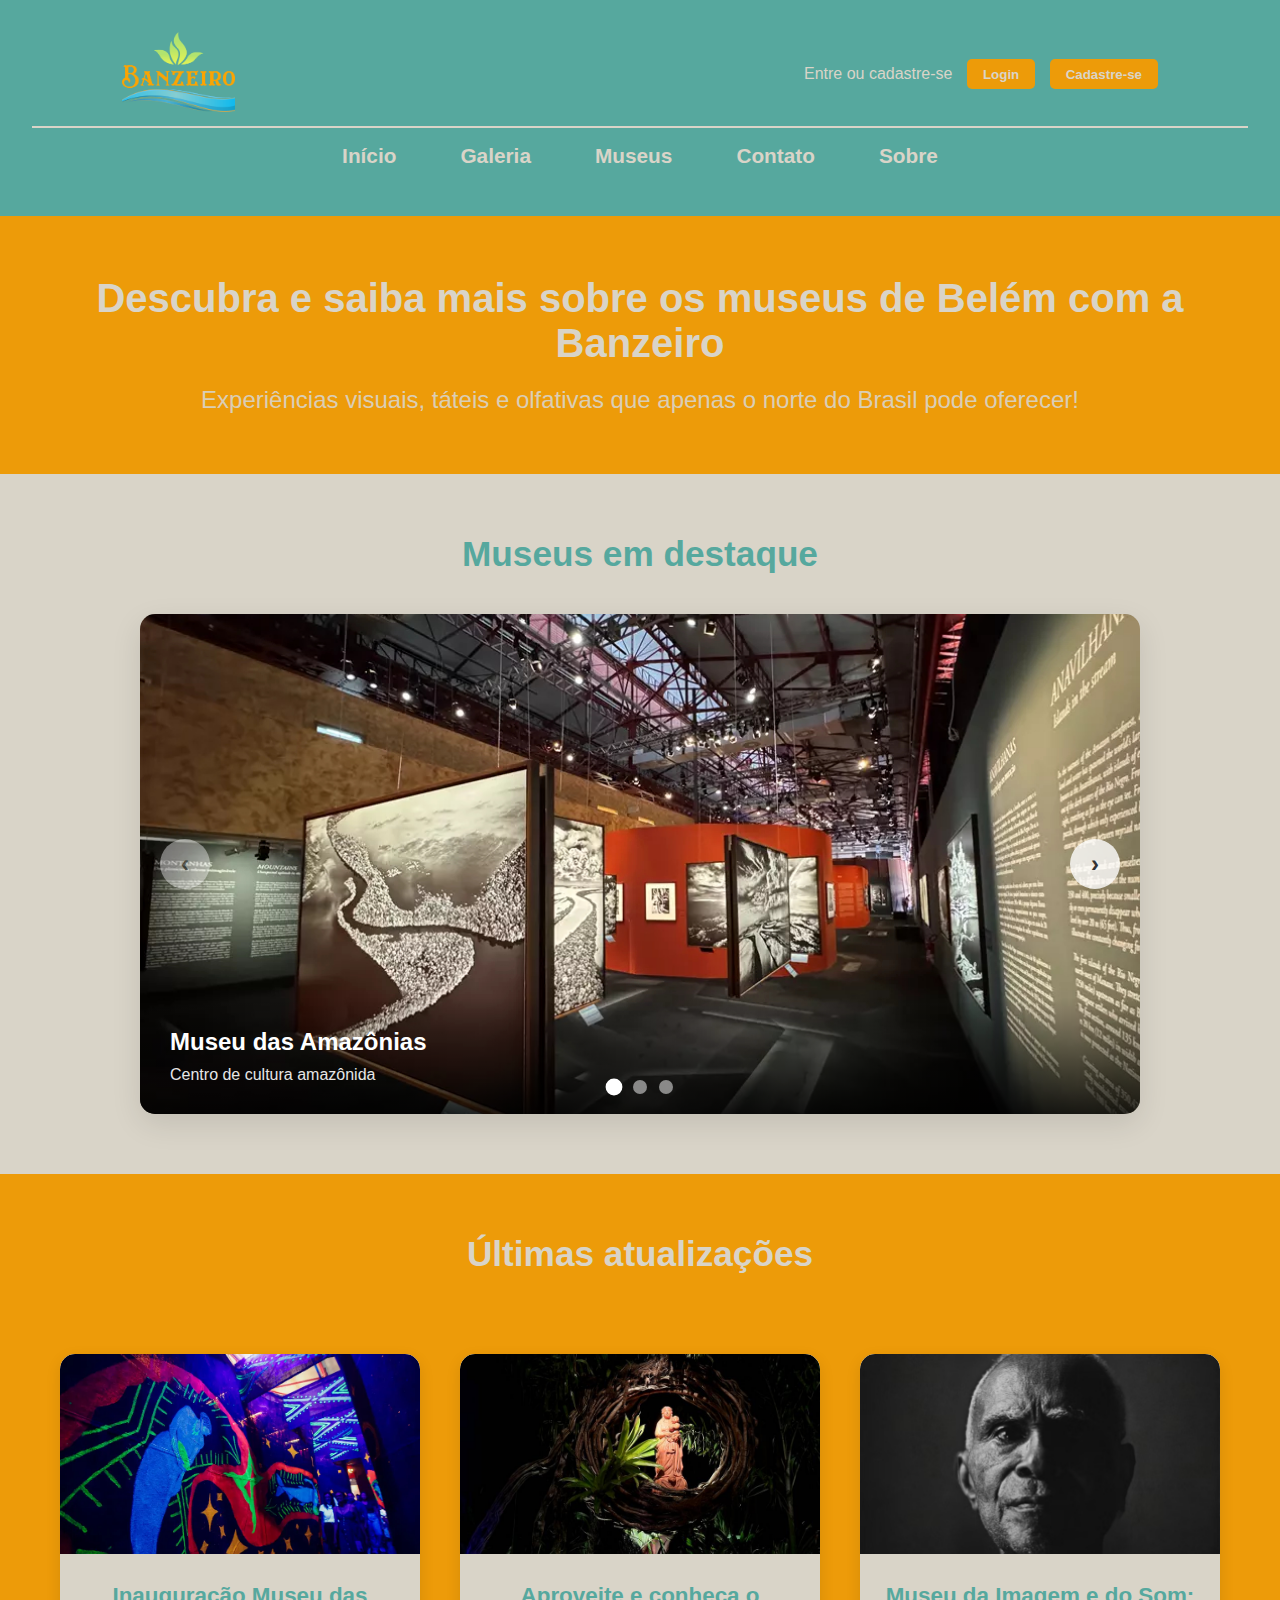
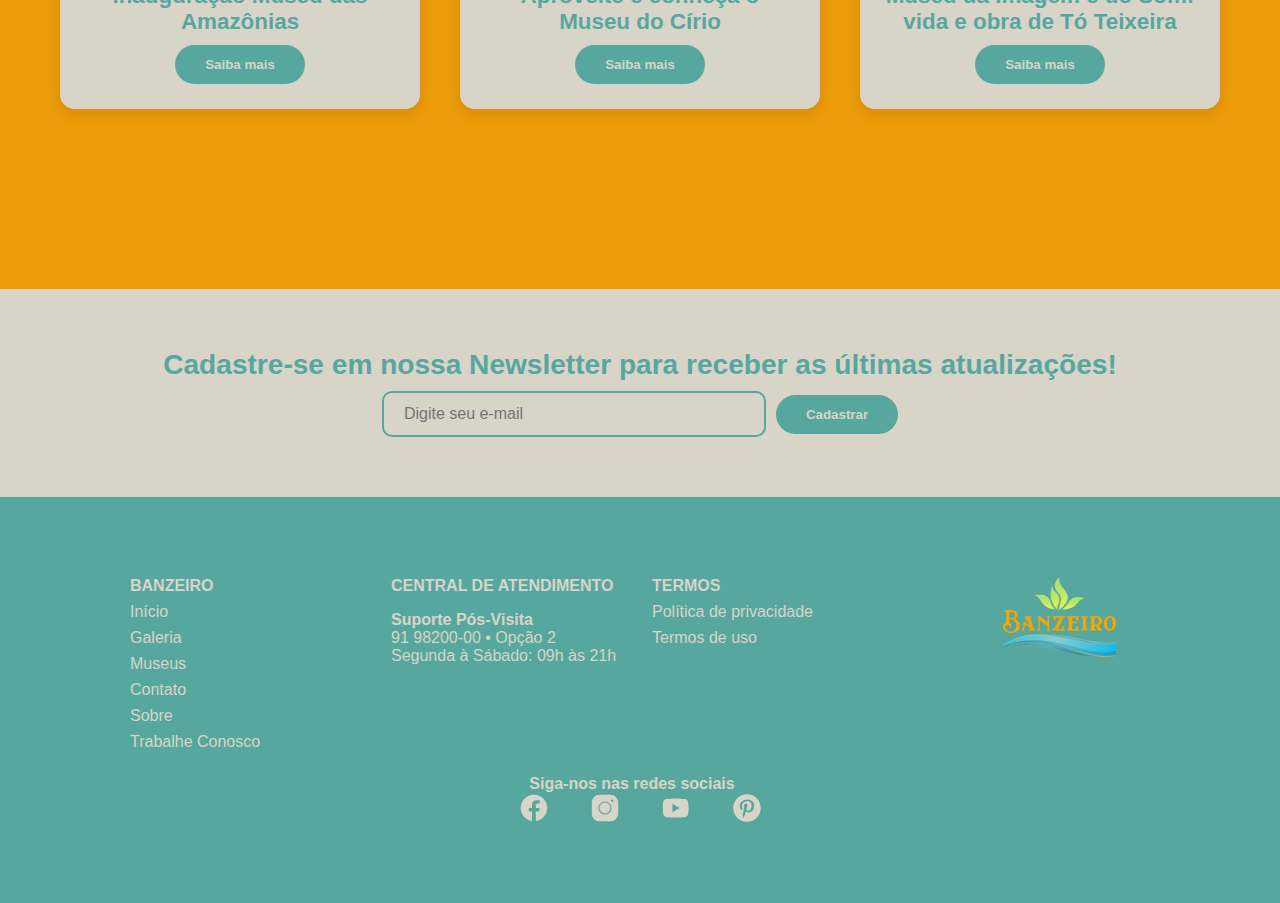
<file: index.html>
<!DOCTYPE html>
<html lang="pt-br">
<head>
    <meta charset="UTF-8">
    <meta name="viewport" content="width=device-width, initial-scale=1.0">
    <link rel="stylesheet" href="./css/styles-2.0.css">
    <title>Banzeiro Museus</title>
</head>
<body>
    <!-- CABEÇALHO DA PÁGINA -->
    <header>
        <!-- Header será carregado aqui pelo JavaScript -->
    </header>
    <!-- FIM DO CABEÇALHO DA PÁGINA -->
    
    <main>
        <div id="container-apresentacao">
            <h1>Descubra e saiba mais sobre os museus de Belém com a Banzeiro</h1>
            <h3>Experiências visuais, táteis e olfativas que apenas o norte do Brasil pode oferecer!</h3>
        </div>

        <!--CARROSSEL-->
            <section class="container-carrossel">
                <h2>Museus em destaque</h2>
                <div class="carrossel-container">
                    <input type="radio" name="carrossel" id="slide1" checked>
                    <input type="radio" name="carrossel" id="slide2">
                    <input type="radio" name="carrossel" id="slide3">

                    <div class="slides">
                        <div class="slide">
                            <img src="./img/museus/museu-das-amazonias-2.jpg" alt="Museu das Amazônias">
                            <div class="texto-slide">
                                <h3>Museu das Amazônias</h3>
                                <p>Centro de cultura amazônida</p>
                            </div>
                        </div>
                        <div class="slide">
                            <img src="./img/museus/museu-do-cirio-1.jpg" alt="Museu do Círio">
                            <div class="texto-slide">
                                <h3>Museu do Círo</h3>
                                <p>Acervo histórico da maior festa da fé paraense.</p>
                            </div>
                        </div>
                        <div class="slide">
                            <img src="./img/museus/imagem-e-som-3.jpg" alt="Museu da Imagem e do Som">
                            <div class="texto-slide">
                                <h3>Museu da Imagem e do Som</h3>
                                <p>Exposição sobre Tó Teixeira</p>
                            </div>
                        </div>
                    </div>

                    <div class="navegacao">
                        <label for="slide1" class="botao"></label>
                        <label for="slide2" class="botao"></label>
                        <label for="slide3" class="botao"></label>
                    </div>

                    <div class="setas">
                        <label for="slide1" class="seta prev"></label>
                        <label for="slide2" class="seta next"></label>
                    </div>
                </div>
            </section>
        <!--FIM DO CARROSSEL-->

        <!--DESTAQUES-->
            <section class="container-destaques">
                <h2>Últimas atualizações</h2>
                <div class="destaques">
                    <div class="container-card">
                        <div class="card">
                            <img src="./img/museus/museu-das-amazonias-3.jpg" alt="Museu das Amazônias">
                            <div class="card-corpo">
                                <h5 class="card-titulo""></h5>
                                <p>Inauguração Museu das Amazônias</p>
                                <a href="/museu_amazonias.html"><button>Saiba mais</button></a>
                            </div>
                        </div>
                    </div>
                    <div class="container-card">
                        <div class="card">
                            <img src="./img/museus/museu-do-cirio-3.jpg" alt="Museu do Círio">
                            <div class="card-corpo">
                                <h5 class="card-titulo""></h5>
                                <p>Aproveite e conheça o Museu do Círio</p>
                                <a href="/museus.html"><button>Saiba mais</button></a>
                            </div>
                        </div>
                    </div>
                    <div class="container-card">
                        <div class="card">
                            <img src="./img/museus/imagem-e-som-1.jpg" alt="Foto de Tó Teixeira">
                            <div class="card-corpo">
                                <h5 class="card-titulo""></h5>
                                <p>Museu da Imagem e do Som: vida e obra de Tó Teixeira</p>
                                <a href="/museus.html"><button>Saiba mais</button></a>
                            </div>
                        </div>
                    </div>
                </div>
            </section>
        <!--FIM DOS DESTAQUES-->

        <!--NEWSLETTER-->
            <section class="container-newsletter">
                <div class="texto-newsletter">
                    <h3>Cadastre-se em nossa Newsletter para receber as últimas atualizações!</h3>
                </div>
                <form class="email-newsletter">
                    <input type="email" id="usuario-email" placeholder="Digite seu e-mail" required>
                    <button type="submit" class="botao-newsletter">Cadastrar</button>
                </form>
            </section>
        <!--FIM NEWSLETTER-->
    </main>
    
    <!-- RODAPÉ DA PÁGINA -->
    <footer>
        <!-- Footer será carregado aqui pelo JavaScript -->
    </footer>
    <!-- FIM RODAPÉ DA PÁGINA -->

    <!-- Incluir o loader JavaScript -->
    <script src="./js/loader.js"></script>
</body>
</html>
</file>
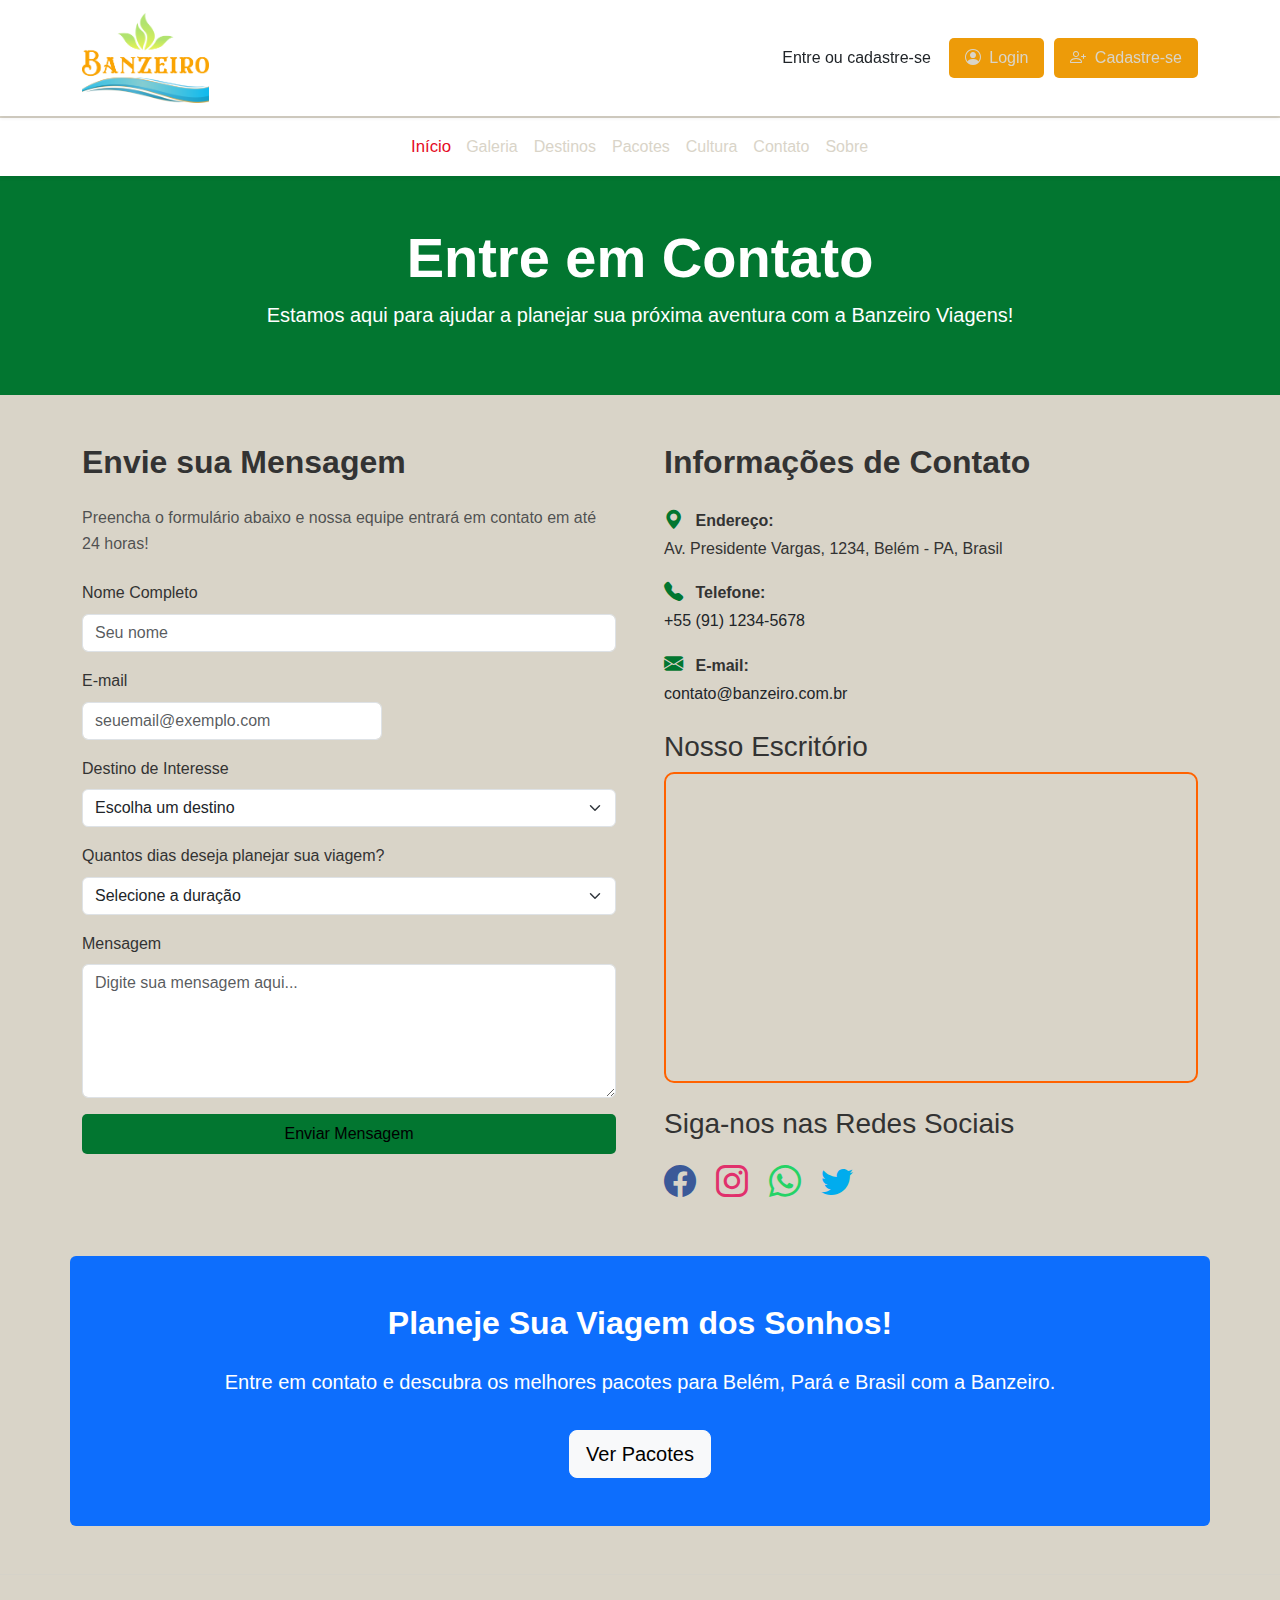
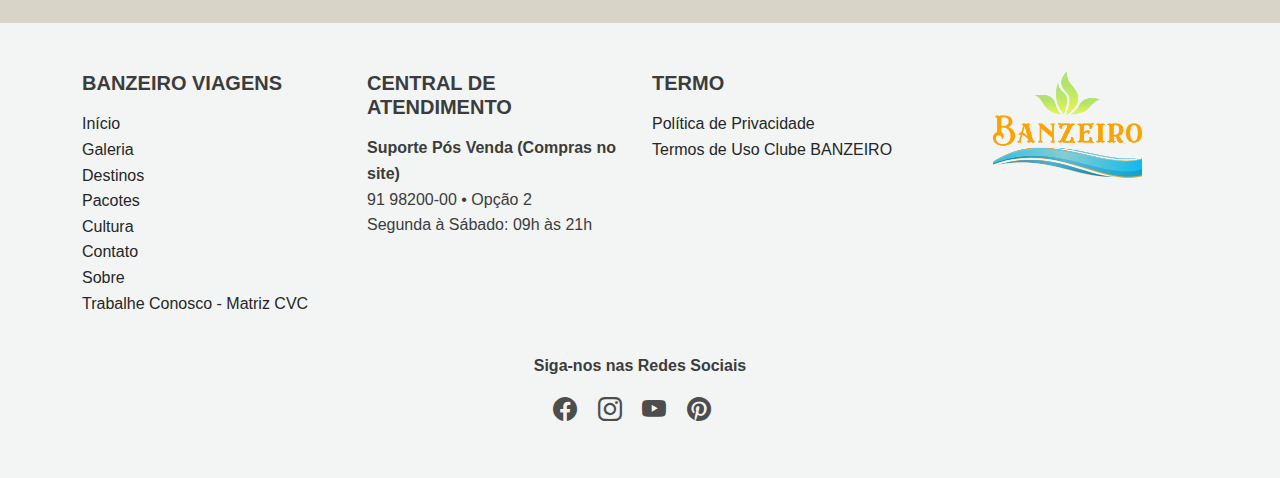
<file: contato-old.html>
<!DOCTYPE html>
<html lang="pt-BR">

<head>
    <meta charset="UTF-8">
    <meta name="viewport" content="width=device-width, initial-scale=1.0">
    <title>Contato</title>
    <link rel="icon" href="./img/logo/favicon.ico" type="image/x-icon">
    <link href="https://cdn.jsdelivr.net/npm/bootstrap@5.3.3/dist/css/bootstrap.min.css" rel="stylesheet"
        integrity="sha384-QWTKZyjpPEjISv5WaRU9OFeRpok6YctnYmDr5pNlyT2bRjXh0JMhjY6hW+ALEwIH" crossorigin="anonymous">
    <link rel="stylesheet" href="./css/styles.css">
    <link rel="stylesheet" href="https://cdn.jsdelivr.net/npm/bootstrap-icons@1.11.3/font/bootstrap-icons.min.css">
</head>

<body>
    <!-- Navbar Superior -->
    <nav class="navbar navbar-expand-lg navbar-light bg-white shadow-sm fixed-top">
        <div class="container">
            <a class="navbar-brand d-flex align-items-center" href="index.html">
                <img src="./img/logo/logo_banzeiro.png" alt="Logo Banzeiro" class="logo">
            </a>
            <button class="navbar-toggler" type="button" data-bs-toggle="collapse" data-bs-target="#navbarNav"
                aria-controls="navbarNav" aria-expanded="false" aria-label="Alternar navegação">
                <span class="navbar-toggler-icon"></span>
            </button>
            <div class="collapse navbar-collapse justify-content-end" id="navbarNav">
                <div class="d-flex align-items-center">
                    <span class="text-dark me-2">Entre ou cadastre-se</span>
                    <button type="button" class="btn btn-login" data-bs-toggle="modal" data-bs-target="#loginModal">
                        <i class="bi bi-person-circle me-1"></i> Login
                    </button>
                    <button type="button" class="btn btn-register" data-bs-toggle="modal"
                        data-bs-target="#registerModal">
                        <i class="bi bi-person-plus me-1"></i> Cadastre-se
                    </button>
                </div>
            </div>
        </div>
    </nav>

    <!-- Modal de Login -->
    <div class="modal fade" id="loginModal" tabindex="-1" aria-labelledby="loginModalLabel" aria-hidden="true">
        <div class="modal-dialog modal-dialog-centered">
            <div class="modal-content">
                <div class="modal-header">
                    <h5 class="modal-title" id="loginModalLabel">Acesse sua conta ou cadastre-se</h5>
                    <button type="button" class="btn-close" data-bs-dismiss="modal" aria-label="Fechar"></button>
                </div>
                <div class="modal-body p-4">
                    <div class="text-center mb-4">
                        <img src="./img/logo/logo_55_39.png" alt="Logo Modal" class="modal-logo mb-3">
                    </div>
                    <div class="d-grid gap-2">
                        <button type="button" class="btn btn-outline-dark">
                            <i class="bi bi-envelope-fill me-2"></i> Continuar com e-mail
                        </button>
                        <button type="button" class="btn btn-outline-primary">
                            <i class="bi bi-facebook me-2"></i> Continuar com Facebook
                        </button>
                        <button type="button" class="btn btn-outline-danger">
                            <i class="bi bi-google me-2"></i> Continuar com Google
                        </button>
                        <button type="button" class="btn btn-outline-dark">
                            <i class="bi bi-apple me-2"></i> Continuar com Apple
                        </button>
                    </div>
                    <div class="text-center mt-4">
                        <p class="small text-muted">
                            Ao fazer login ou criar uma conta, você concorda com nossos
                            <a href="#" class="text-primary">Termos e Condições</a>.
                            Leia nossa <a href="#" class="text-primary">Política de Privacidade</a>.
                        </p>
                    </div>
                </div>
            </div>
        </div>
    </div>

    <!-- Modal de Cadastro (Primeira Vez) -->
    <div class="modal fade" id="registerModal" tabindex="-1" aria-labelledby="registerModalLabel" aria-hidden="true">
        <div class="modal-dialog modal-dialog-centered">
            <div class="modal-content">
                <div class="modal-header">
                    <h5 class="modal-title" id="registerModalLabel">Quase lá!</h5>
                    <button type="button" class="btn-close" data-bs-dismiss="modal" aria-label="Fechar"></button>
                </div>
                <div class="modal-body p-4">
                    <div class="text-center mb-4">
                        <img src="./img/logo/logo_55_39.png" alt="Logo Modal" class="modal-logo mb-3">
                    </div>
                    <p class="text-center mb-4">Preencha seus dados e esteja a um passo para escolher sua próxima
                        viagem! Todos campos são obrigatórios.</p>
                    <form>
                        <div class="mb-3">
                            <input type="text" class="form-control" id="fullName" placeholder="Nome completo" required>
                        </div>
                        <div class="mb-3">
                            <input type="text" class="form-control" id="cpf" placeholder="CPF" required>
                        </div>
                        <div class="mb-3">
                            <input type="date" class="form-control" id="birthDate" placeholder="Data de Nascimento"
                                required>
                        </div>
                        <div class="mb-3">
                            <input type="tel" class="form-control" id="phone" placeholder="Telefone" required>
                        </div>
                        <p class="text-center mb-4">
                            Ao finalizar seu cadastro, você também estará participando, gratuitamente, do nosso programa
                            de pontos <strong>Clube Banzeiro</strong>.
                            <a href="#" class="text-primary" data-bs-dismiss="modal" data-bs-toggle="modal"
                                data-bs-target="#loginModal">Caso não queira participar clique aqui</a>.
                        </p>
                        <div class="text-center">
                            <button type="submit" class="btn btn-primary w-100">Atualizar Cadastro</button>
                        </div>
                    </form>
                </div>
            </div>
        </div>
    </div>

    <!-- Menu de Navegação -->
    <nav class="navbar navbar-expand-lg bg-white shadow-sm mt-5">
        <div class="container">
            <div class="collapse navbar-collapse" id="navbarNav">
                <ul class="navbar-nav mx-auto">
                    <li class="nav-item"><a class="nav-link active" href="index.html">Início</a></li>
                    <li class="nav-item"><a class="nav-link" href="galeria.html">Galeria</a></li>
                    <li class="nav-item"><a class="nav-link" href="destinos.html">Destinos</a></li>
                    <li class="nav-item"><a class="nav-link" href="pacotes.html">Pacotes</a></li>
                    <li class="nav-item"><a class="nav-link" href="cultura.html">Cultura</a></li>
                    <li class="nav-item"><a class="nav-link" href="contato.html">Contato</a></li>
                    <li class="nav-item"><a class="nav-link" href="sobre.html">Sobre</a></li>
                </ul>
            </div>
        </div>
    </nav>

    <!-- Header -->
    <header class="text-white text-center py-5" style="background-color: #027630;">
        <div class="container">
            <h1 class="display-4 fw-bold">Entre em Contato</h1>
            <p class="lead">Estamos aqui para ajudar a planejar sua próxima aventura com a Banzeiro Viagens!</p>
        </div>
    </header>

    <!-- Conteúdo da Página Contato -->
    <section class="container my-5">
        <div class="row g-5">
            <!-- Formulário de Contato (Lado Esquerdo) -->
            <div class="col-md-6">
                <h2 class="fw-bold mb-4">Envie sua Mensagem</h2>
                <p class="text-muted mb-4">Preencha o formulário abaixo e nossa equipe entrará em contato em até 24
                    horas!</p>
                <form id="contactForm" novalidate>
                    <div class="mb-3">
                        <label for="nome" class="form-label">Nome Completo</label>
                        <input type="text" class="form-control" id="nome" placeholder="Seu nome" required>
                        <div class="invalid-feedback">Por favor, insira seu nome completo.</div>
                    </div>
                    <div class="mb-3">
                        <label for="email" class="form-label">E-mail</label>
                        <input type="email" class="form-control" id="email" placeholder="seuemail@exemplo.com" required>
                        <div class="invalid-feedback">Por favor, insira um e-mail válido.</div>
                    </div>
                    <div class="mb-3">
                        <label for="destino" class="form-label">Destino de Interesse</label>
                        <select class="form-select" id="destino" required>
                            <option value="" disabled selected>Escolha um destino</option>
                            <option value="belem">Belém - Pará</option>
                            <option value="marajo">Ilha de Marajó - Pará</option>
                            <option value="rio">Rio de Janeiro</option>
                            <option value="amazonia">Amazônia</option>
                            <option value="outro">Outro</option>
                        </select>
                        <div class="invalid-feedback">Por favor, selecione um destino.</div>
                    </div>
                    <div class="mb-3">
                        <label for="dias" class="form-label">Quantos dias deseja planejar sua viagem?</label>
                        <select class="form-select" id="dias" name="dias" required>
                            <option value="" disabled selected>Selecione a duração</option>
                            <option value="3">3 dias</option>
                            <option value="5">5 dias</option>
                            <option value="10">10 dias</option>
                            <option value="15">15 dias</option>
                        </select>
                        <div class="invalid-feedback">Por favor, selecione a duração da viagem.</div>
                    </div>
                    <div class="mb-3">
                        <label for="mensagem" class="form-label">Mensagem</label>
                        <textarea class="form-control" id="mensagem" rows="5" placeholder="Digite sua mensagem aqui..."
                            required></textarea>
                        <div class="invalid-feedback">Por favor, insira sua mensagem.</div>
                    </div>
                    <button type="submit" class="btn btn-primary w-100">Enviar Mensagem</button>
                </form>
            </div>

            <!-- Informações de Contato (Lado Direito) -->
            <div class="col-md-6">
                <h2 class="fw-bold mb-4">Informações de Contato</h2>
                <ul class="list-unstyled contact-info">
                    <li class="mb-3">
                        <i class="bi bi-geo-alt-fill me-2 text-primary"></i>
                        <strong>Endereço:</strong><br>
                        Av. Presidente Vargas, 1234, Belém - PA, Brasil
                    </li>
                    <li class="mb-3">
                        <i class="bi bi-telephone-fill me-2 text-primary"></i>
                        <strong>Telefone:</strong><br>
                        <a href="tel:+559112345678" class="text-dark">+55 (91) 1234-5678</a>
                    </li>
                    <li class="mb-3">
                        <i class="bi bi-envelope-fill me-2 text-primary"></i>
                        <strong>E-mail:</strong><br>
                        <a href="mailto:contato@banzeiro.com.br" class="text-dark">contato@banzeiro.com.br</a>
                    </li>
                </ul>
                <h3 class="mt-4">Nosso Escritório</h3>
                <div class="map-container">
                    <iframe
                        src="https://www.google.com/maps/embed?pb=!1m18!1m12!1m3!1d3988.815489291319!2d-48.49142358522702!3d-1.455822998936097!2m3!1f0!2f0!3f0!3m2!1i1024!2i768!4f13.1!3m3!1m2!1s0x92a48e5e7f8b7a47%3A0x8e8e8e8e8e8e8e8e!2sAv.%20Pres.%20Vargas%2C%20Bel%C3%A9m%20-%20PA%2C%20Brasil!5e0!3m2!1spt-BR!2sbr!4v1698771234567!5m2!1spt-BR!2sbr"
                        width="100%" height="300" style="border:0;" allowfullscreen="" loading="lazy"
                        referrerpolicy="no-referrer-when-downgrade"></iframe>
                </div>
                <h3 class="mt-4">Siga-nos nas Redes Sociais</h3>
                <div class="social-links">
                    <a href="#" class="social-icon me-3" style="color: #3b5998;"><i class="bi bi-facebook"></i></a>
                    <a href="#" class="social-icon me-3" style="color: #e1306c;"><i class="bi bi-instagram"></i></a>
                    <a href="#" class="social-icon me-3" style="color: #25d366;"><i class="bi bi-whatsapp"></i></a>
                    <a href="#" class="social-icon" style="color: #00acee;"><i class="bi bi-twitter"></i></a>
                </div>
            </div>
        </div>
    </section>

    <!-- Call to Action -->
    <section class="container my-5 text-center bg-primary text-white p-5 rounded">
        <h2 class="fw-bold mb-4">Planeje Sua Viagem dos Sonhos!</h2>
        <p class="lead">Entre em contato e descubra os melhores pacotes para Belém, Pará e Brasil com a Banzeiro.</p>
        <a href="pacotes.html" class="btn btn-light btn-lg mt-3">Ver Pacotes</a>
    </section>

    <!-- Linha Divisória -->
    <hr class="divider my-5" style="border-top: 1px solid #ccc;">

    <!-- Footer -->
    <footer class="footer py-5" style="background-color: #f2f5f4; color: #3c3c3c;">
        <div class="container">
            <div class="row">
                <!-- 1ª Coluna: Banzeiro Viagens -->
                <div class="col-md-3 mb-4">
                    <h5 class="fw-bold">BANZEIRO VIAGENS</h5>
                    <ul class="list-unstyled">
                        <li><a href="index.html">Início</a></li>
                        <li><a href="galeria.html">Galeria</a></li>
                        <li><a href="destinos.html">Destinos</a></li>
                        <li><a href="pacotes.html">Pacotes</a></li>
                        <li><a href="cultura.html">Cultura</a></li>
                        <li><a href="contato.html">Contato</a></li>
                        <li><a href="sobre.html">Sobre</a></li>
                        <li><a href="#">Trabalhe Conosco - Matriz CVC</a></li>
                    </ul>
                </div>

                <!-- 2ª Coluna: Central de Atendimento -->
                <div class="col-md-3 mb-4">
                    <h5 class="fw-bold">CENTRAL DE ATENDIMENTO</h5>
                    <p><strong>Suporte Pós Venda (Compras no site)</strong><br>
                        91 98200-00 • Opção 2<br>
                        Segunda à Sábado: 09h às 21h
                    </p>
                </div>

                <!-- 3ª Coluna: Termos -->
                <div class="col-md-3 mb-4">
                    <h5 class="fw-bold">TERMO</h5>
                    <ul class="list-unstyled">
                        <li><a href="#">Política de Privacidade</a></li>
                        <li><a href="#">Termos de Uso Clube BANZEIRO</a></li>
                    </ul>
                </div>

                <!-- 4ª Coluna: Logo -->
                <div class="col-md-3 mb-4 text-center">
                    <img src="./img/logo/logo_banzeiro.png" alt="Logo Banzeiro" class="footer-logo">
                </div>
            </div>

            <!-- Redes Sociais -->
            <div class="text-center">
                <h6 class="fw-bold mb-3">Siga-nos nas Redes Sociais</h6>
                <div class="social-icons">
                    <a href="#" class="me-3"><i class="bi bi-facebook" style="font-size: 24px; color: #4d4d4d;"></i></a>
                    <a href="#" class="me-3"><i class="bi bi-instagram"
                            style="font-size: 24px; color: #4d4d4d;"></i></a>
                    <a href="#" class="me-3"><i class="bi bi-youtube" style="font-size: 24px; color: #4d4d4d;"></i></a>
                    <a href="#" class="me-3"><i class="bi bi-pinterest"
                            style="font-size: 24px; color: #4d4d4d;"></i></a>
                </div>
            </div>
        </div>
    </footer>

    <!-- Adicionar o JavaScript do Bootstrap -->
    <script src="https://cdn.jsdelivr.net/npm/bootstrap@5.3.3/dist/js/bootstrap.bundle.min.js"
        integrity="sha384-YvpcrYf0tY3lHB60NNkmXc5s9fDVZLESaAA55NDzOxhy9GkcIdslK1eN7N6jIeHz"
        crossorigin="anonymous"></script>
    <script>
        // Validação do formulário
        (function () {
            'use strict';
            const form = document.getElementById('contactForm');
            form.addEventListener('submit', function (event) {
                if (!form.checkValidity()) {
                    event.preventDefault();
                    event.stopPropagation();
                } else {
                    event.preventDefault();
                    alert('Mensagem enviada com sucesso! Nossa equipe entrará em contato em breve.');
                    form.reset();
                }
                form.classList.add('was-validated');
            }, false);
        })();
    </script>

</body>

</html>
</file>
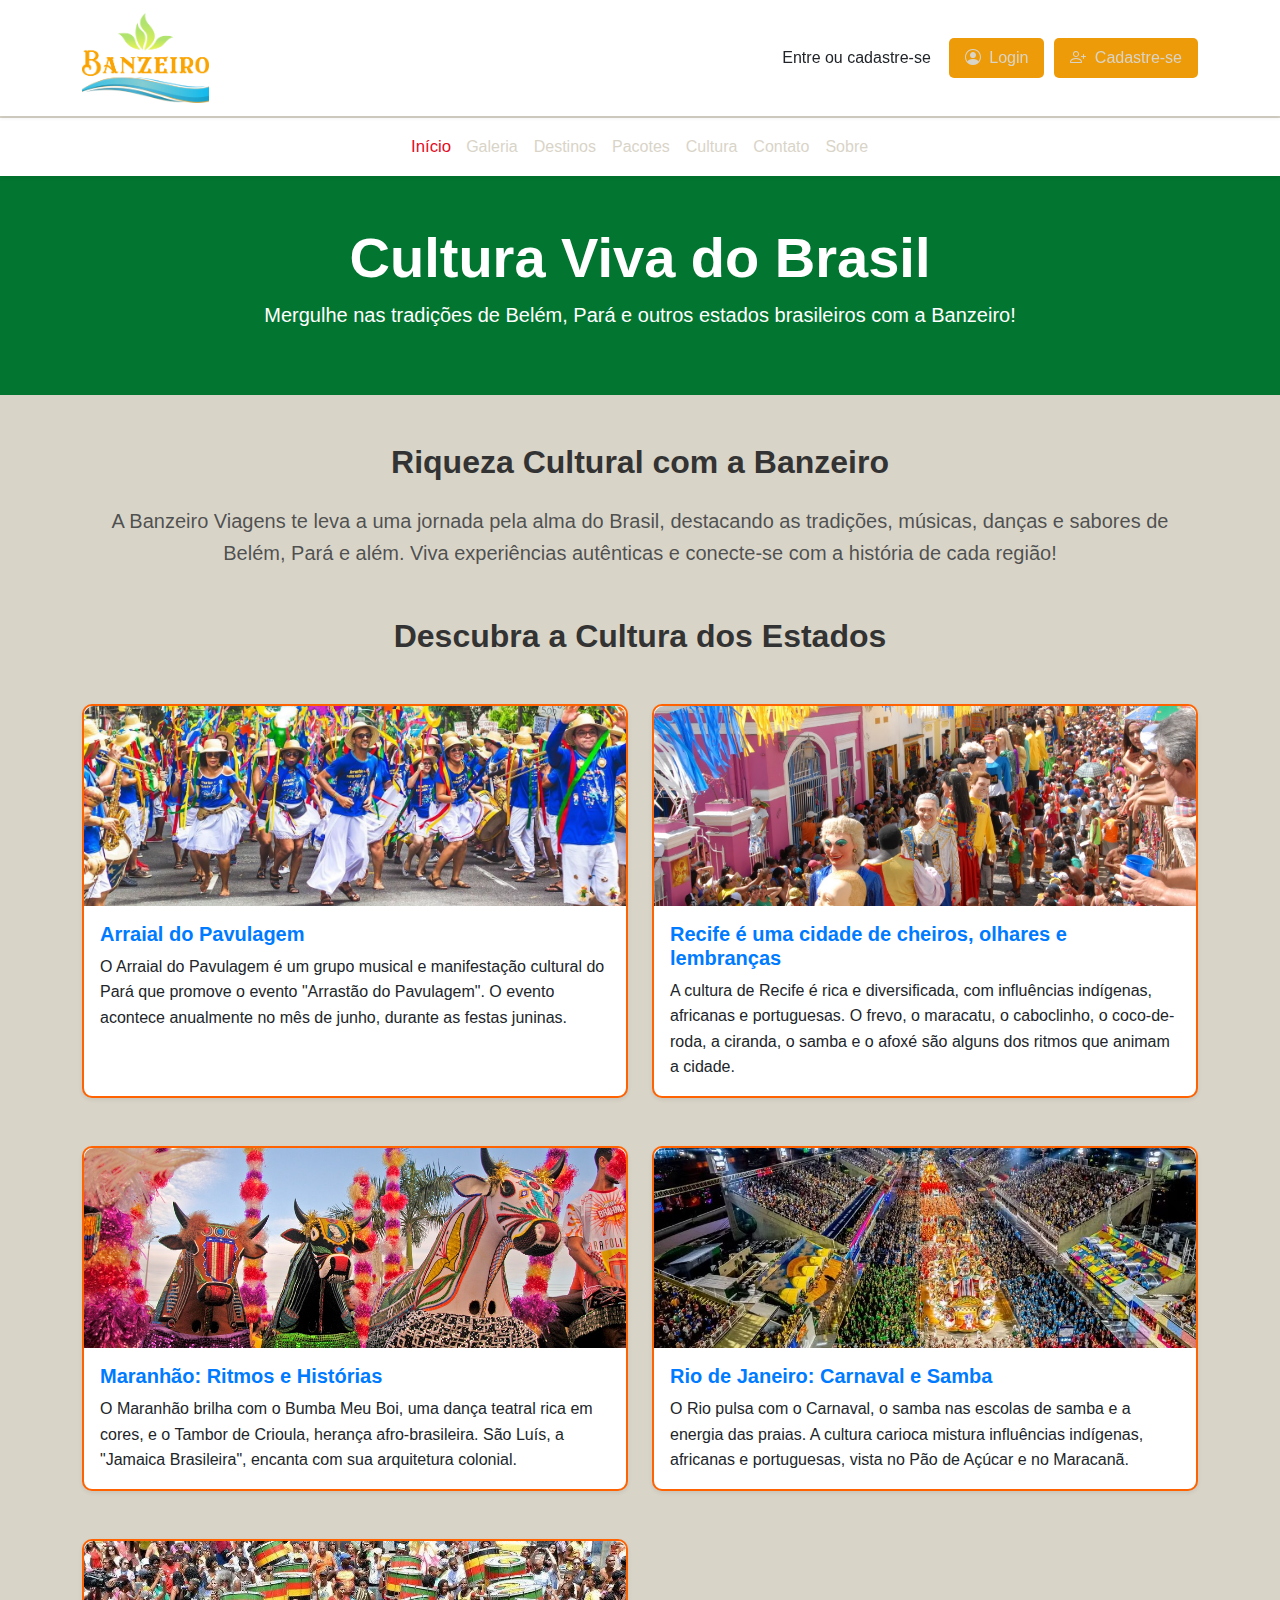
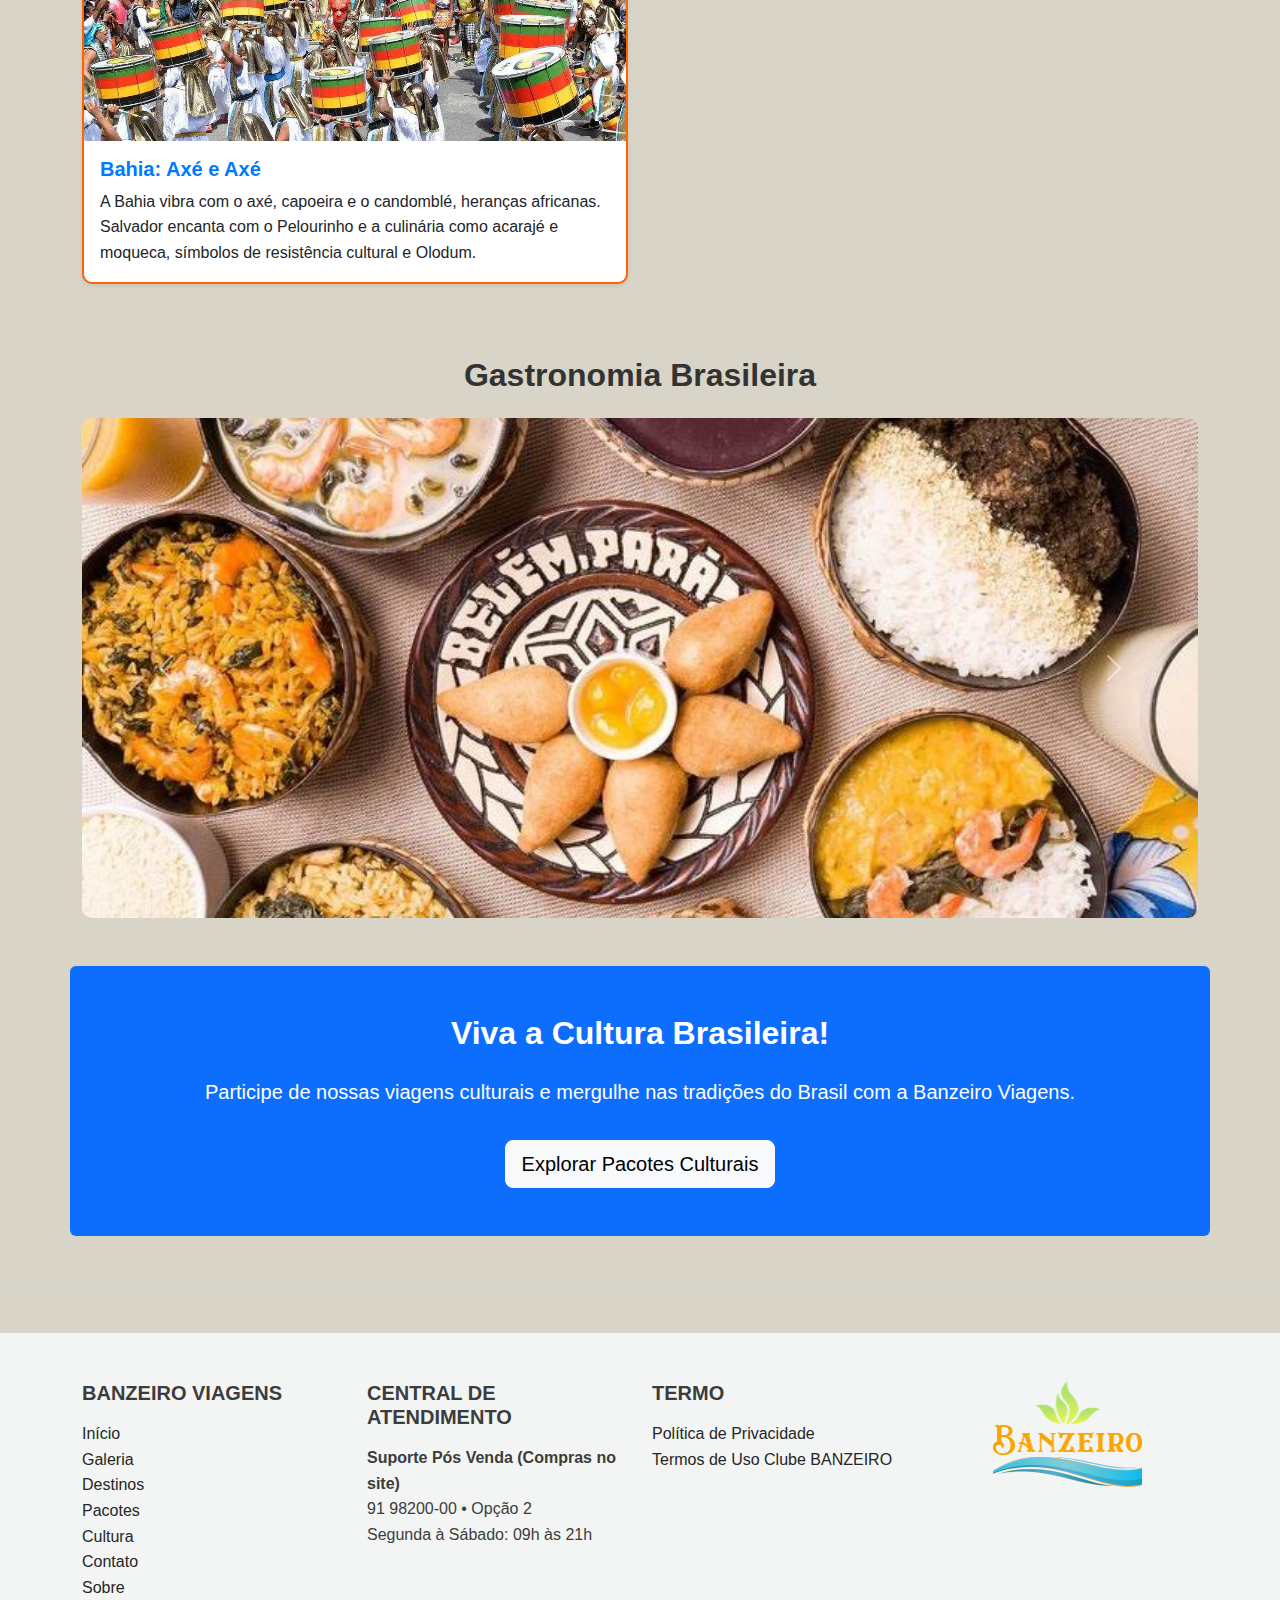
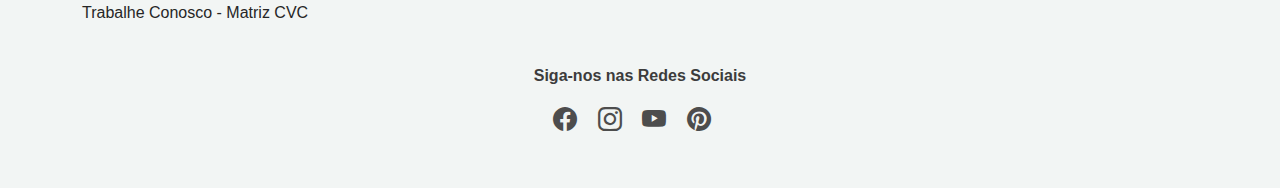
<file: cultura-old.html>
<!DOCTYPE html>
<html lang="pt-BR">

<head>
    <meta charset="UTF-8">
    <meta name="viewport" content="width=device-width, initial-scale=1.0">
    <title>Cultura</title>
    <link rel="icon" href="./img/logo/favicon.ico" type="image/x-icon">
    <link href="https://cdn.jsdelivr.net/npm/bootstrap@5.3.3/dist/css/bootstrap.min.css" rel="stylesheet"
        integrity="sha384-QWTKZyjpPEjISv5WaRU9OFeRpok6YctnYmDr5pNlyT2bRjXh0JMhjY6hW+ALEwIH" crossorigin="anonymous">
    <link rel="stylesheet" href="./css/styles.css">
    <link rel="stylesheet" href="https://cdn.jsdelivr.net/npm/bootstrap-icons@1.11.3/font/bootstrap-icons.min.css">
</head>

<body>
    <!-- Navbar Superior -->
    <nav class="navbar navbar-expand-lg navbar-light bg-white shadow-sm fixed-top">
        <div class="container">
            <a class="navbar-brand d-flex align-items-center" href="index.html">
                <img src="./img/logo/logo_banzeiro.png" alt="Logo Banzeiro" class="logo">
            </a>
            <button class="navbar-toggler" type="button" data-bs-toggle="collapse" data-bs-target="#navbarNav"
                aria-controls="navbarNav" aria-expanded="false" aria-label="Alternar navegação">
                <span class="navbar-toggler-icon"></span>
            </button>
            <div class="collapse navbar-collapse justify-content-end" id="navbarNav">
                <div class="d-flex align-items-center">
                    <span class="text-dark me-2">Entre ou cadastre-se</span>
                    <button type="button" class="btn btn-login" data-bs-toggle="modal" data-bs-target="#loginModal">
                        <i class="bi bi-person-circle me-1"></i> Login
                    </button>
                    <button type="button" class="btn btn-register" data-bs-toggle="modal"
                        data-bs-target="#registerModal">
                        <i class="bi bi-person-plus me-1"></i> Cadastre-se
                    </button>
                </div>
            </div>
        </div>
    </nav>

    <!-- Modal de Login -->
    <div class="modal fade" id="loginModal" tabindex="-1" aria-labelledby="loginModalLabel" aria-hidden="true">
        <div class="modal-dialog modal-dialog-centered">
            <div class="modal-content">
                <div class="modal-header">
                    <h5 class="modal-title" id="loginModalLabel">Acesse sua conta ou cadastre-se</h5>
                    <button type="button" class="btn-close" data-bs-dismiss="modal" aria-label="Fechar"></button>
                </div>
                <div class="modal-body p-4">
                    <div class="text-center mb-4">
                        <img src="./img/logo/logo_55_39.png" alt="Logo Modal" class="modal-logo mb-3">
                    </div>
                    <div class="d-grid gap-2">
                        <button type="button" class="btn btn-outline-dark">
                            <i class="bi bi-envelope-fill me-2"></i> Continuar com e-mail
                        </button>
                        <button type="button" class="btn btn-outline-primary">
                            <i class="bi bi-facebook me-2"></i> Continuar com Facebook
                        </button>
                        <button type="button" class="btn btn-outline-danger">
                            <i class="bi bi-google me-2"></i> Continuar com Google
                        </button>
                        <button type="button" class="btn btn-outline-dark">
                            <i class="bi bi-apple me-2"></i> Continuar com Apple
                        </button>
                    </div>
                    <div class="text-center mt-4">
                        <p class="small text-muted">
                            Ao fazer login ou criar uma conta, você concorda com nossos
                            <a href="#" class="text-primary">Termos e Condições</a>.
                            Leia nossa <a href="#" class="text-primary">Política de Privacidade</a>.
                        </p>
                    </div>
                </div>
            </div>
        </div>
    </div>

    <!-- Modal de Cadastro (Primeira Vez) -->
    <div class="modal fade" id="registerModal" tabindex="-1" aria-labelledby="registerModalLabel" aria-hidden="true">
        <div class="modal-dialog modal-dialog-centered">
            <div class="modal-content">
                <div class="modal-header">
                    <h5 class="modal-title" id="registerModalLabel">Quase lá!</h5>
                    <button type="button" class="btn-close" data-bs-dismiss="modal" aria-label="Fechar"></button>
                </div>
                <div class="modal-body p-4">
                    <div class="text-center mb-4">
                        <img src="./img/logo/logo_55_39.png" alt="Logo Modal" class="modal-logo mb-3">
                    </div>
                    <p class="text-center mb-4">Preencha seus dados e esteja a um passo para escolher sua próxima
                        viagem! Todos campos são obrigatórios.</p>
                    <form>
                        <div class="mb-3">
                            <input type="text" class="form-control" id="fullName" placeholder="Nome completo" required>
                        </div>
                        <div class="mb-3">
                            <input type="text" class="form-control" id="cpf" placeholder="CPF" required>
                        </div>
                        <div class="mb-3">
                            <input type="date" class="form-control" id="birthDate" placeholder="Data de Nascimento"
                                required>
                        </div>
                        <div class="mb-3">
                            <input type="tel" class="form-control" id="phone" placeholder="Telefone" required>
                        </div>
                        <p class="text-center mb-4">
                            Ao finalizar seu cadastro, você também estará participando, gratuitamente, do nosso programa
                            de pontos <strong>Clube Banzeiro</strong>.
                            <a href="#" class="text-primary" data-bs-dismiss="modal" data-bs-toggle="modal"
                                data-bs-target="#loginModal">Caso não queira participar clique aqui</a>.
                        </p>
                        <div class="text-center">
                            <button type="submit" class="btn btn-primary w-100">Atualizar Cadastro</button>
                        </div>
                    </form>
                </div>
            </div>
        </div>
    </div>

    <!-- Menu de Navegação -->
    <nav class="navbar navbar-expand-lg bg-white shadow-sm mt-5">
        <div class="container">
            <div class="collapse navbar-collapse" id="navbarNav">
                <ul class="navbar-nav mx-auto">
                    <li class="nav-item"><a class="nav-link active" href="index.html">Início</a></li>
                    <li class="nav-item"><a class="nav-link" href="galeria.html">Galeria</a></li>
                    <li class="nav-item"><a class="nav-link" href="destinos.html">Destinos</a></li>
                    <li class="nav-item"><a class="nav-link" href="pacotes.html">Pacotes</a></li>
                    <li class="nav-item"><a class="nav-link" href="cultura.html">Cultura</a></li>
                    <li class="nav-item"><a class="nav-link" href="contato.html">Contato</a></li>
                    <li class="nav-item"><a class="nav-link" href="sobre.html">Sobre</a></li>
                </ul>
            </div>
        </div>
    </nav>

    <!-- Header -->

    <header class="text-white text-center py-5" style="background-color: #027630;">
        <div class="container">
            <h1 class="display-4 fw-bold">Cultura Viva do Brasil</h1>
            <p class="lead">Mergulhe nas tradições de Belém, Pará e outros estados brasileiros com a Banzeiro!</p>
        </div>
    </header>

    <!-- Introdução -->
    <section class="container my-5 text-center">
        <h2 class="fw-bold mb-4">Riqueza Cultural com a Banzeiro</h2>
        <p class="lead text-muted">A Banzeiro Viagens te leva a uma jornada pela alma do Brasil, destacando as
            tradições, músicas, danças e sabores de Belém, Pará e além. Viva experiências autênticas e conecte-se com a
            história de cada região!</p>
    </section>

    <!-- Cultura por Estado -->
    <section class="container my-5" id="cultura">
        <h2 class="text-center fw-bold mb-5">Descubra a Cultura dos Estados</h2>
        <div class="row g-4">
            <!-- Belém -->
            <div class="col-md-6 mb-4">
                <div class="card h-100 shadow-sm culture-card">
                    <img src="./img/arraial-do-pavulagem.jpg" class="card-img-top" alt="Cultura de Belém">
                    <div class="card-body">
                        <h5 class="card-title">Arraial do Pavulagem</h5>
                        <p class="card-text">O Arraial do Pavulagem é um grupo musical e manifestação cultural do Pará
                            que promove o evento "Arrastão do Pavulagem". O evento acontece anualmente no mês de junho,
                            durante as festas juninas.</p>
                    </div>
                </div>
            </div>

            <!-- Pará -->
            <div class="col-md-6 mb-4">
                <div class="card h-100 shadow-sm culture-card">
                    <img src="./img/recife.jpg" class="card-img-top" alt="Cultura de Recife">
                    <div class="card-body">
                        <h5 class="card-title">Recife é uma cidade de cheiros, olhares e lembranças</h5>
                        <p class="card-text">A cultura de Recife é rica e diversificada, com influências indígenas,
                            africanas e portuguesas. O frevo, o maracatu, o caboclinho, o coco-de-roda, a ciranda, o
                            samba e o afoxé são alguns dos ritmos que animam a cidade.</p>
                    </div>
                </div>
            </div>

            <!-- Maranhão -->
            <div class="col-md-6 mb-4">
                <div class="card h-100 shadow-sm culture-card">
                    <img src="./img/bumba_meu_boi.jpg" class="card-img-top" alt="Cultura do Maranhão">
                    <div class="card-body">
                        <h5 class="card-title">Maranhão: Ritmos e Histórias</h5>
                        <p class="card-text">O Maranhão brilha com o Bumba Meu Boi, uma dança teatral rica em cores, e o
                            Tambor de Crioula, herança afro-brasileira. São Luís, a "Jamaica Brasileira", encanta com
                            sua arquitetura colonial.</p>
                    </div>
                </div>
            </div>

            <!-- Rio de Janeiro -->
            <div class="col-md-6 mb-4">
                <div class="card h-100 shadow-sm culture-card">
                    <img src="./img/carnaval.jpeg" class="card-img-top" alt="Cultura do Rio de Janeiro">
                    <div class="card-body">
                        <h5 class="card-title">Rio de Janeiro: Carnaval e Samba</h5>
                        <p class="card-text">O Rio pulsa com o Carnaval, o samba nas escolas de samba e a energia das
                            praias. A cultura carioca mistura influências indígenas, africanas e portuguesas, vista no
                            Pão de Açúcar e no Maracanã.</p>
                    </div>
                </div>
            </div>

            <!-- Bahia -->
            <div class="col-md-6 mb-4">
                <div class="card h-100 shadow-sm culture-card">
                    <img src="./img/olodum.jpeg" class="card-img-top" alt="Cultura da Bahia">
                    <div class="card-body">
                        <h5 class="card-title">Bahia: Axé e Axé</h5>
                        <p class="card-text">A Bahia vibra com o axé, capoeira e o candomblé, heranças africanas.
                            Salvador encanta com o Pelourinho e a culinária como acarajé e moqueca, símbolos de
                            resistência cultural e Olodum.</p>
                    </div>
                </div>
            </div>
        </div>
    </section>

    <!-- Carrossel Criativo de Belém -->
    <section class="container my-5">
        <h2 class="text-center fw-bold mb-4">Gastronomia Brasileira</h2>
        <div id="carrosselCultura" class="carousel slide" data-bs-ride="carousel">
            <div class="carousel-inner">
                <div class="carousel-item active">
                    <img src="./img/comida_paraense.jpg" class="d-block w-100 carousel-img"
                        alt="Comidas típicas de Belém do Pará">
                    <div class="carousel-overlay">
                        <h5>Comidas típicas de Belém do Pará</h5>
                        <p>A culinária paraense é um patrimônio cultural do Brasil e é marcada por fortes influências
                            indígenas e amazônicas. </p>
                    </div>
                </div>
                <div class="carousel-item">
                    <img src="./img/Baiao-de-Dois.jpg" class="d-block w-100 carousel-img" alt="Gastronomia do Ceará">
                    <div class="carousel-overlay">
                        <h5>Gastronomia do Ceará</h5>
                        <p>A gastronomia do Ceará é rica e diversificada, com influências de estados vizinhos, como
                            Bahia e Pernambuco. </p>
                    </div>
                </div>
                <div class="carousel-item">
                    <img src="./img/feijoada.jpg" class="d-block w-100 carousel-img"
                        alt="gastronomia do Rio de Janeiro">
                    <div class="carousel-overlay">
                        <h5>gastronomia do Rio de Janeiro</h5>
                        <p>A gastronomia do Rio de Janeiro é rica, diversificada e vibrante, refletindo a pluralidade da
                            cidade. A culinária carioca é influenciada por povos indígenas, portugueses e africanos.</p>
                    </div>
                </div>
            </div>
            <button class="carousel-control-prev" type="button" data-bs-target="#carrosselCultura" data-bs-slide="prev">
                <span class="carousel-control-prev-icon" aria-hidden="true"></span>
                <span class="visually-hidden">Anterior</span>
            </button>
            <button class="carousel-control-next" type="button" data-bs-target="#carrosselCultura" data-bs-slide="next">
                <span class="carousel-control-next-icon" aria-hidden="true"></span>
                <span class="visually-hidden">Próximo</span>
            </button>
        </div>
    </section>

    <!-- Call to Action -->
    <section class="container my-5 text-center bg-primary text-white p-5 rounded">
        <h2 class="fw-bold mb-4">Viva a Cultura Brasileira!</h2>
        <p class="lead">Participe de nossas viagens culturais e mergulhe nas tradições do Brasil com a Banzeiro Viagens.
        </p>
        <a href="pacotes.html" class="btn btn-light btn-lg mt-3">Explorar Pacotes Culturais</a>
    </section>

    <!-- Linha Divisória -->
    <hr class="divider my-5" style="border-top: 1px solid #ccc;">

    <!-- Footer -->
    <footer class="footer py-5" style="background-color: #f2f5f4; color: #3c3c3c;">
        <div class="container">
            <div class="row">
                <!-- 1ª Coluna: Banzeiro Viagens -->
                <div class="col-md-3 mb-4">
                    <h5 class="fw-bold">BANZEIRO VIAGENS</h5>
                    <ul class="list-unstyled">
                        <li><a href="index.html">Início</a></li>
                        <li><a href="galeria.html">Galeria</a></li>
                        <li><a href="destinos.html">Destinos</a></li>
                        <li><a href="pacotes.html">Pacotes</a></li>
                        <li><a href="cultura.html">Cultura</a></li>
                        <li><a href="contato.html">Contato</a></li>
                        <li><a href="sobre.html">Sobre</a></li>
                        <li><a href="#">Trabalhe Conosco - Matriz CVC</a></li>
                    </ul>
                </div>

                <!-- 2ª Coluna: Central de Atendimento -->
                <div class="col-md-3 mb-4">
                    <h5 class="fw-bold">CENTRAL DE ATENDIMENTO</h5>
                    <p><strong>Suporte Pós Venda (Compras no site)</strong><br>
                        91 98200-00 • Opção 2<br>
                        Segunda à Sábado: 09h às 21h
                    </p>
                </div>

                <!-- 3ª Coluna: Termos -->
                <div class="col-md-3 mb-4">
                    <h5 class="fw-bold">TERMO</h5>
                    <ul class="list-unstyled">
                        <li><a href="#">Política de Privacidade</a></li>
                        <li><a href="#">Termos de Uso Clube BANZEIRO</a></li>
                    </ul>
                </div>

                <!-- 4ª Coluna: Logo -->
                <div class="col-md-3 mb-4 text-center">
                    <img src="./img/logo/logo_banzeiro.png" alt="Logo Banzeiro" class="footer-logo">
                </div>
            </div>

            <!-- Redes Sociais -->
            <div class="text-center">
                <h6 class="fw-bold mb-3">Siga-nos nas Redes Sociais</h6>
                <div class="social-icons">
                    <a href="#" class="me-3"><i class="bi bi-facebook" style="font-size: 24px; color: #4d4d4d;"></i></a>
                    <a href="#" class="me-3"><i class="bi bi-instagram"
                            style="font-size: 24px; color: #4d4d4d;"></i></a>
                    <a href="#" class="me-3"><i class="bi bi-youtube" style="font-size: 24px; color: #4d4d4d;"></i></a>
                    <a href="#" class="me-3"><i class="bi bi-pinterest"
                            style="font-size: 24px; color: #4d4d4d;"></i></a>
                </div>
            </div>
        </div>
    </footer>

    <!-- Adicionar o JavaScript do Bootstrap -->
    <script src="https://cdn.jsdelivr.net/npm/bootstrap@5.3.3/dist/js/bootstrap.bundle.min.js"
        integrity="sha384-YvpcrYf0tY3lHB60NNkmXc5s9fDVZLESaAA55NDzOxhy9GkcIdslK1eN7N6jIeHz"
        crossorigin="anonymous"></script>
</body>

</html>
</file>
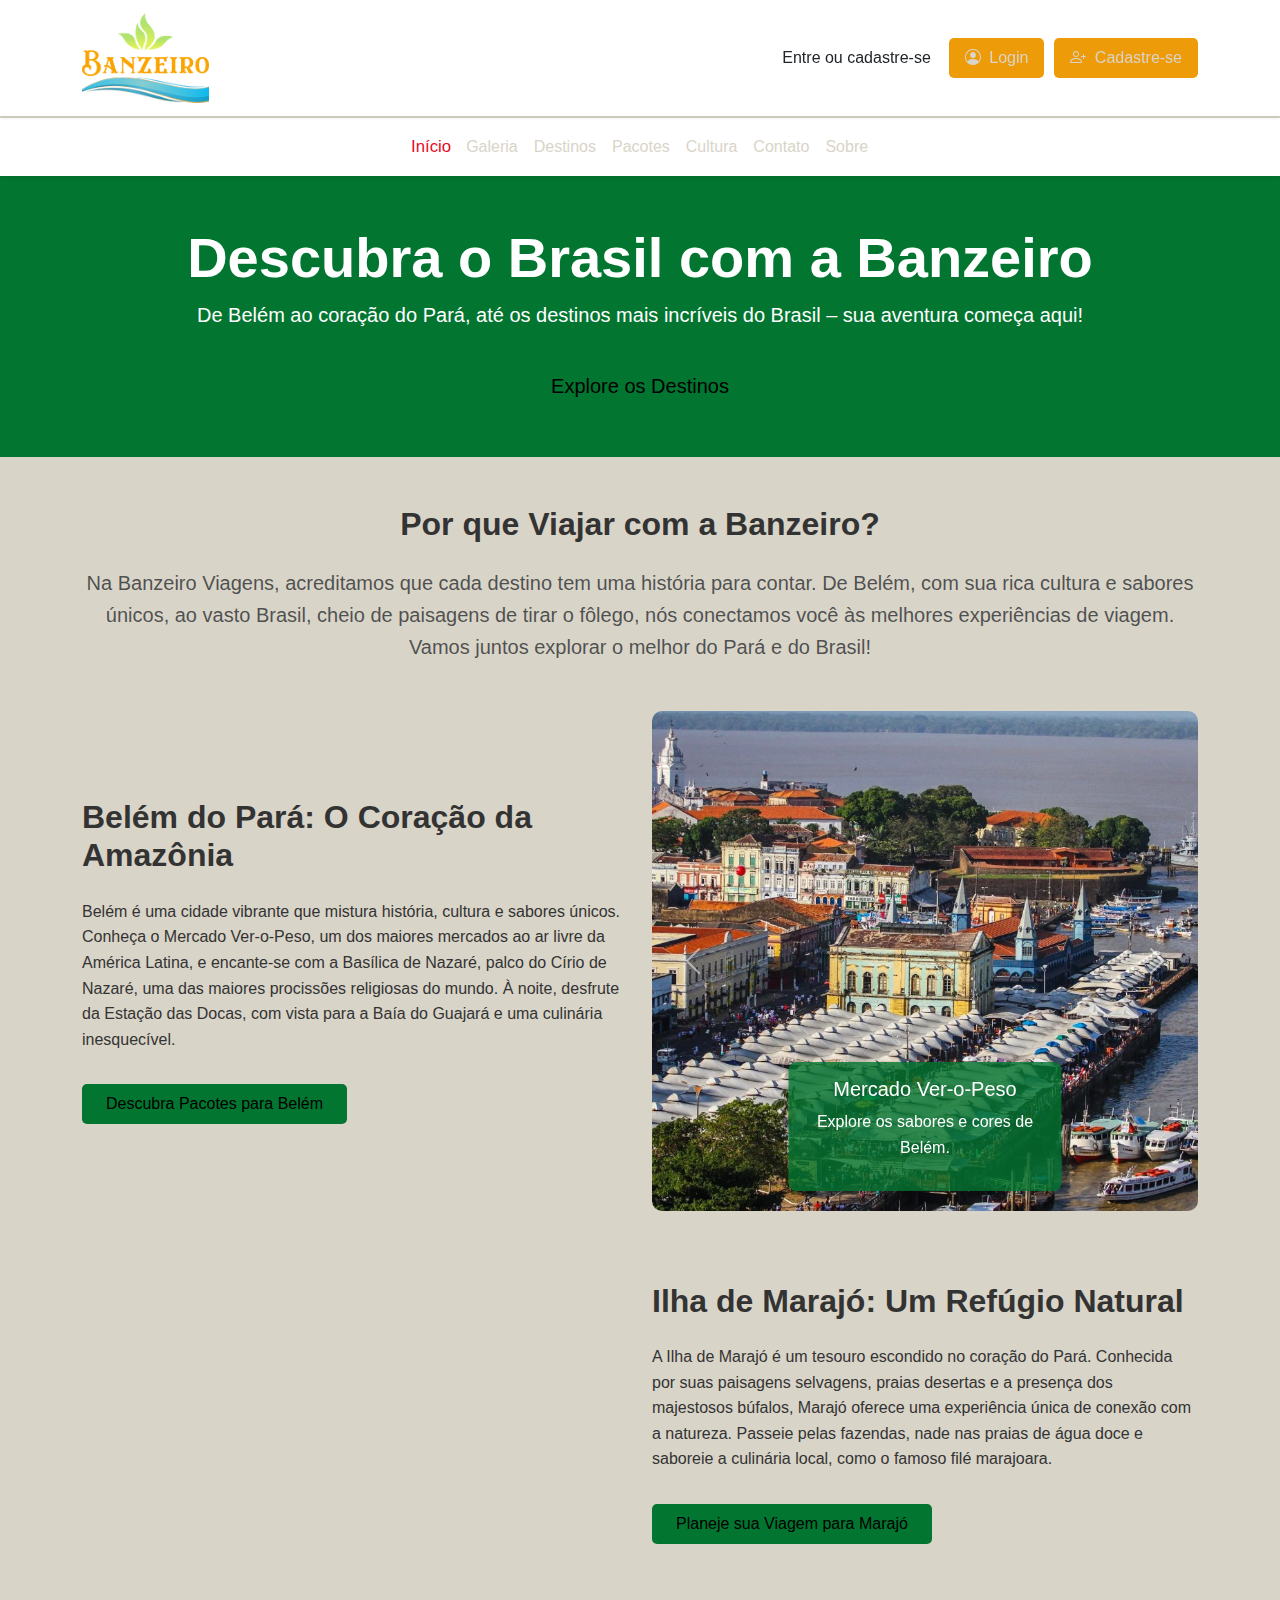
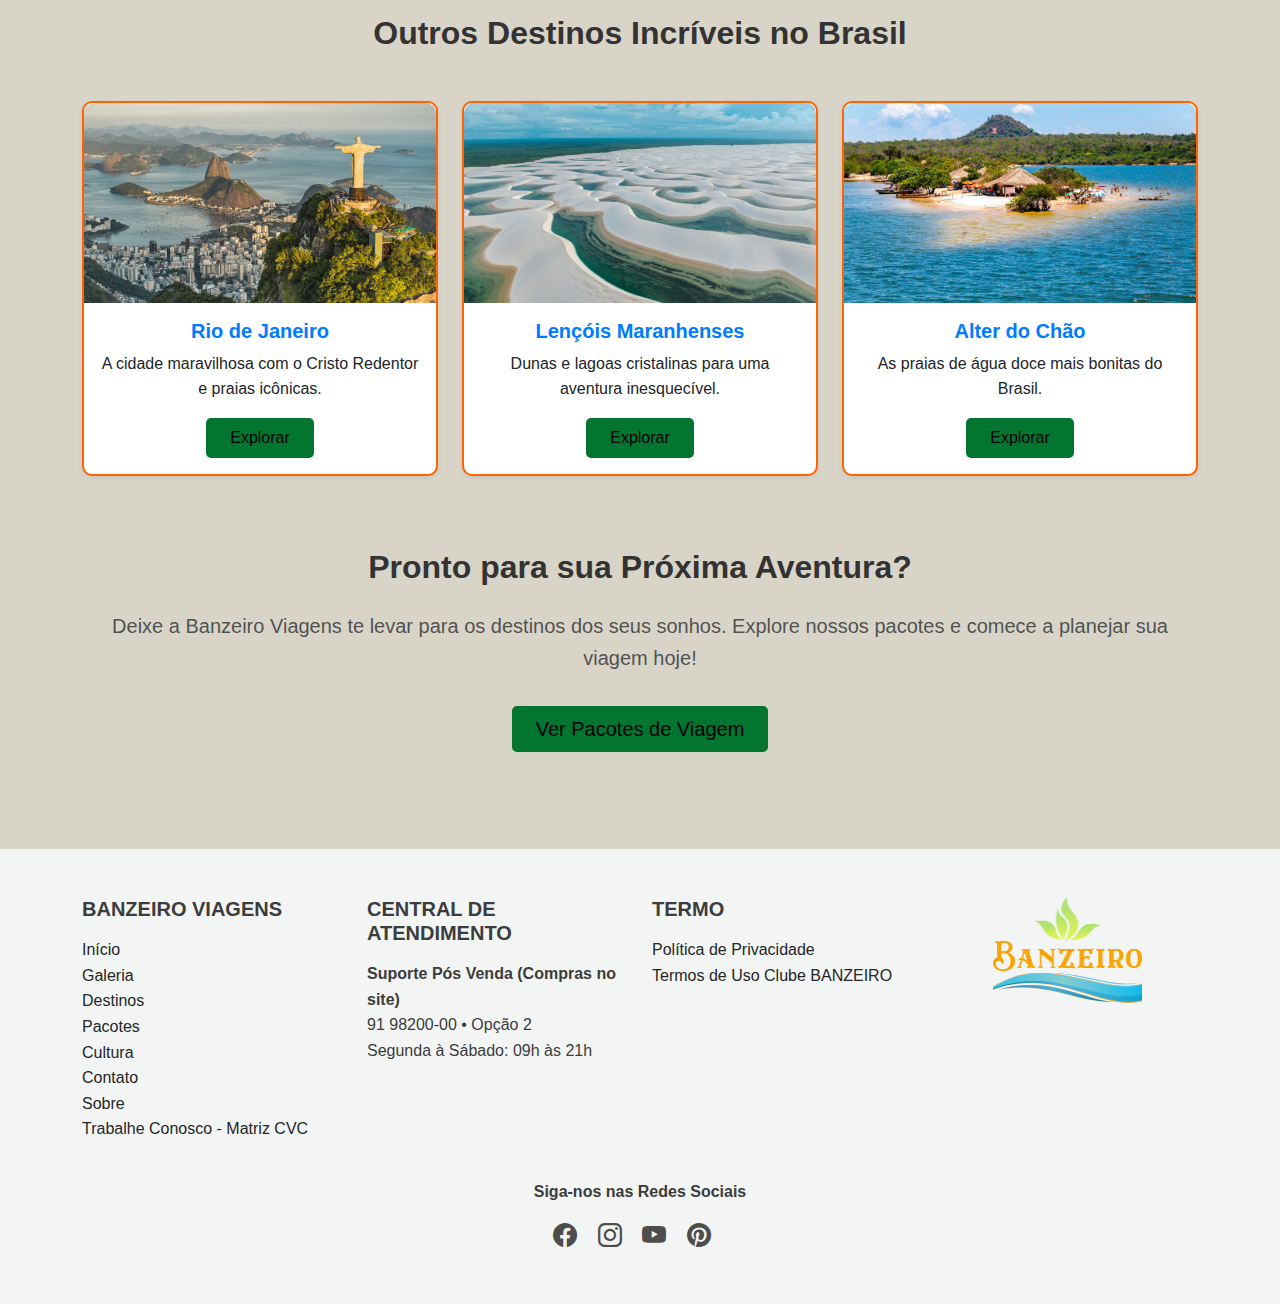
<file: destinos-old.html>
<!DOCTYPE html>
<html lang="pt-BR">

<head>
    <meta charset="UTF-8">
    <meta name="viewport" content="width=device-width, initial-scale=1.0">
    <title>Destinos</title>
    <link rel="icon" href="./img/logo/favicon.ico" type="image/x-icon">
    <link href="https://cdn.jsdelivr.net/npm/bootstrap@5.3.3/dist/css/bootstrap.min.css" rel="stylesheet"
        integrity="sha384-QWTKZyjpPEjISv5WaRU9OFeRpok6YctnYmDr5pNlyT2bRjXh0JMhjY6hW+ALEwIH" crossorigin="anonymous">
    <link rel="stylesheet" href="./css/styles.css">
    <link rel="stylesheet" href="https://cdn.jsdelivr.net/npm/bootstrap-icons@1.11.3/font/bootstrap-icons.min.css">
</head>

<body>
    <!-- Navbar Superior -->
    <nav class="navbar navbar-expand-lg navbar-light bg-white shadow-sm fixed-top">
        <div class="container">
            <a class="navbar-brand d-flex align-items-center" href="index.html">
                <img src="./img/logo/logo_banzeiro.png" alt="Logo Banzeiro" class="logo">
            </a>
            <button class="navbar-toggler" type="button" data-bs-toggle="collapse" data-bs-target="#navbarNav"
                aria-controls="navbarNav" aria-expanded="false" aria-label="Alternar navegação">
                <span class="navbar-toggler-icon"></span>
            </button>
            <div class="collapse navbar-collapse justify-content-end" id="navbarNav">
                <div class="d-flex align-items-center">
                    <span class="text-dark me-2">Entre ou cadastre-se</span>
                    <button type="button" class="btn btn-login" data-bs-toggle="modal" data-bs-target="#loginModal">
                        <i class="bi bi-person-circle me-1"></i> Login
                    </button>
                    <button type="button" class="btn btn-register" data-bs-toggle="modal"
                        data-bs-target="#registerModal">
                        <i class="bi bi-person-plus me-1"></i> Cadastre-se
                    </button>
                </div>
            </div>
        </div>
    </nav>

    <!-- Modal de Login -->
    <div class="modal fade" id="loginModal" tabindex="-1" aria-labelledby="loginModalLabel" aria-hidden="true">
        <div class="modal-dialog modal-dialog-centered">
            <div class="modal-content">
                <div class="modal-header">
                    <h5 class="modal-title" id="loginModalLabel">Acesse sua conta ou cadastre-se</h5>
                    <button type="button" class="btn-close" data-bs-dismiss="modal" aria-label="Fechar"></button>
                </div>
                <div class="modal-body p-4">
                    <div class="text-center mb-4">
                        <img src="./img/logo/logo_55_39.png" alt="Logo Modal" class="modal-logo mb-3">
                    </div>
                    <div class="d-grid gap-2">
                        <button type="button" class="btn btn-outline-dark">
                            <i class="bi bi-envelope-fill me-2"></i> Continuar com e-mail
                        </button>
                        <button type="button" class="btn btn-outline-primary">
                            <i class="bi bi-facebook me-2"></i> Continuar com Facebook
                        </button>
                        <button type="button" class="btn btn-outline-danger">
                            <i class="bi bi-google me-2"></i> Continuar com Google
                        </button>
                        <button type="button" class="btn btn-outline-dark">
                            <i class="bi bi-apple me-2"></i> Continuar com Apple
                        </button>
                    </div>
                    <div class="text-center mt-4">
                        <p class="small text-muted">
                            Ao fazer login ou criar uma conta, você concorda com nossos
                            <a href="#" class="text-primary">Termos e Condições</a>.
                            Leia nossa <a href="#" class="text-primary">Política de Privacidade</a>.
                        </p>
                    </div>
                </div>
            </div>
        </div>
    </div>

    <!-- Modal de Cadastro (Primeira Vez) -->
    <div class="modal fade" id="registerModal" tabindex="-1" aria-labelledby="registerModalLabel" aria-hidden="true">
        <div class="modal-dialog modal-dialog-centered">
            <div class="modal-content">
                <div class="modal-header">
                    <h5 class="modal-title" id="registerModalLabel">Quase lá!</h5>
                    <button type="button" class="btn-close" data-bs-dismiss="modal" aria-label="Fechar"></button>
                </div>
                <div class="modal-body p-4">
                    <div class="text-center mb-4">
                        <img src="./img/logo/logo_55_39.png" alt="Logo Modal" class="modal-logo mb-3">
                    </div>
                    <p class="text-center mb-4">Preencha seus dados e esteja a um passo para escolher sua próxima
                        viagem! Todos campos são obrigatórios.</p>
                    <form>
                        <div class="mb-3">
                            <input type="text" class="form-control" id="fullName" placeholder="Nome completo" required>
                        </div>
                        <div class="mb-3">
                            <input type="text" class="form-control" id="cpf" placeholder="CPF" required>
                        </div>
                        <div class="mb-3">
                            <input type="date" class="form-control" id="birthDate" placeholder="Data de Nascimento"
                                required>
                        </div>
                        <div class="mb-3">
                            <input type="tel" class="form-control" id="phone" placeholder="Telefone" required>
                        </div>
                        <p class="text-center mb-4">
                            Ao finalizar seu cadastro, você também estará participando, gratuitamente, do nosso programa
                            de pontos <strong>Clube Banzeiro</strong>.
                            <a href="#" class="text-primary" data-bs-dismiss="modal" data-bs-toggle="modal"
                                data-bs-target="#loginModal">Caso não queira participar clique aqui</a>.
                        </p>
                        <div class="text-center">
                            <button type="submit" class="btn btn-primary w-100">Atualizar Cadastro</button>
                        </div>
                    </form>
                </div>
            </div>
        </div>
    </div>

    <!-- Menu de Navegação -->
    <nav class="navbar navbar-expand-lg bg-white shadow-sm mt-5">
        <div class="container">
            <div class="collapse navbar-collapse" id="navbarNav">
                <ul class="navbar-nav mx-auto">
                    <li class="nav-item"><a class="nav-link active" href="index.html">Início</a></li>
                    <li class="nav-item"><a class="nav-link" href="galeria.html">Galeria</a></li>
                    <li class="nav-item"><a class="nav-link" href="destinos.html">Destinos</a></li>
                    <li class="nav-item"><a class="nav-link" href="pacotes.html">Pacotes</a></li>
                    <li class="nav-item"><a class="nav-link" href="cultura.html">Cultura</a></li>
                    <li class="nav-item"><a class="nav-link" href="contato.html">Contato</a></li>
                    <li class="nav-item"><a class="nav-link" href="sobre.html">Sobre</a></li>
                </ul>
            </div>
        </div>
    </nav>

    <!-- Header -->
    <header class="text-white text-center py-5" style="background-color: #027630;">
        <div class="container">
            <h1 class="display-4 fw-bold">Descubra o Brasil com a Banzeiro</h1>
            <p class="lead">De Belém ao coração do Pará, até os destinos mais incríveis do Brasil – sua aventura começa
                aqui!</p>
            <a href="#destinos" class="btn btn-primary btn-lg mt-3">Explore os Destinos</a>
        </div>
        </div>
    </header>
    <!-- Introdução -->
    <section class="container my-5 text-center">
        <h2 class="fw-bold mb-4">Por que Viajar com a Banzeiro?</h2>
        <p class="lead text-muted">Na Banzeiro Viagens, acreditamos que cada destino tem uma história para contar. De
            Belém, com sua rica cultura e sabores únicos, ao vasto Brasil, cheio de paisagens de tirar o fôlego, nós
            conectamos você às melhores experiências de viagem. Vamos juntos explorar o melhor do Pará e do Brasil!</p>
    </section>

    <!-- Destaque: Belém -->
    <section class="container my-5">
        <div class="row align-items-center">
            <div class="col-md-6">
                <h2 class="fw-bold mb-4">Belém do Pará: O Coração da Amazônia</h2>
                <p>Belém é uma cidade vibrante que mistura história, cultura e sabores únicos. Conheça o Mercado
                    Ver-o-Peso, um dos maiores mercados ao ar livre da América Latina, e encante-se com a Basílica de
                    Nazaré, palco do Círio de Nazaré, uma das maiores procissões religiosas do mundo. À noite, desfrute
                    da Estação das Docas, com vista para a Baía do Guajará e uma culinária inesquecível.</p>
                <a href="pacotes.html" class="btn btn-primary mt-3">Descubra Pacotes para Belém</a>
            </div>
            <div class="col-md-6">
                <!-- Carrossel de Belém -->
                <div id="carrosselBelem" class="carousel slide" data-bs-ride="carousel">
                    <div class="carousel-inner">
                        <div class="carousel-item active">
                            <img src="./img/veropa.jpeg" class="d-block w-100" alt="Mercado Ver-o-Peso">
                            <div class="carousel-text">
                                <h5>Mercado Ver-o-Peso</h5>
                                <p>Explore os sabores e cores de Belém.</p>
                            </div>
                        </div>
                        <div class="carousel-item">
                            <img src="./img/Basílica.jpg" class="d-block w-100" alt="Basílica de Nazaré">
                            <div class="carousel-text">
                                <h5>Basílica de Nazaré</h5>
                                <p>Um marco histórico e espiritual.</p>
                            </div>
                        </div>
                        <div class="carousel-item">
                            <img src="./img/Estação_das_Docas.jpg" class="d-block w-100" alt="Estação das Docas">
                            <div class="carousel-text">
                                <h5>Estação das Docas</h5>
                                <p>Uma noite inesquecível à beira-mar.</p>
                            </div>
                        </div>
                    </div>
                    <button class="carousel-control-prev" type="button" data-bs-target="#carrosselBelem"
                        data-bs-slide="prev">
                        <span class="carousel-control-prev-icon" aria-hidden="true"></span>
                        <span class="visually-hidden">Anterior</span>
                    </button>
                    <button class="carousel-control-next" type="button" data-bs-target="#carrosselBelem"
                        data-bs-slide="next">
                        <span class="carousel-control-next-icon" aria-hidden="true"></span>
                        <span class="visually-hidden">Próximo</span>
                    </button>
                </div>
            </div>
        </div>
    </section>

    <!-- Destaque: Ilha de Marajó -->
    <section class="container my-5">
        <div class="row align-items-center">
            <div class="col-md-6 order-md-2">
                <h2 class="fw-bold mb-4">Ilha de Marajó: Um Refúgio Natural</h2>
                <p>A Ilha de Marajó é um tesouro escondido no coração do Pará. Conhecida por suas paisagens selvagens,
                    praias desertas e a presença dos majestosos búfalos, Marajó oferece uma experiência única de conexão
                    com a natureza. Passeie pelas fazendas, nade nas praias de água doce e saboreie a culinária local,
                    como o famoso filé marajoara.</p>
                <a href="pacotes.html" class="btn btn-primary mt-3">Planeje sua Viagem para Marajó</a>
            </div>
            <div class="col-md-6 order-md-1">
                <!-- Espaço para Vídeo -->
                <div class="video-container">
                    <iframe width="100%" height="315" src="https://www.youtube.com/embed/VIDEO_ID"
                        title="Ilha de Marajó" frameborder="0"
                        allow="accelerometer; autoplay; clipboard-write; encrypted-media; gyroscope; picture-in-picture"
                        allowfullscreen></iframe>
                </div>
            </div>
        </div>
    </section>

    <!-- Outros Destinos no Brasil -->
    <section class="container my-5">
        <h2 class="text-center fw-bold mb-5">Outros Destinos Incríveis no Brasil</h2>
        <div class="row text-center">
            <div class="col-md-4 mb-4">
                <div class="card h-100 shadow-sm">
                    <img src="./img/rio.png" class="card-img-top" alt="Rio de Janeiro">
                    <div class="card-body">
                        <h5 class="card-title">Rio de Janeiro</h5>
                        <p class="card-text">A cidade maravilhosa com o Cristo Redentor e praias icônicas.</p>
                        <a href="pacotes.html" class="btn btn-primary">Explorar</a>
                    </div>
                </div>
            </div>
            <div class="col-md-4 mb-4">
                <div class="card h-100 shadow-sm">
                    <img src="./img/barreirinhas.jpg" class="card-img-top" alt="Lençóis Maranhenses">
                    <div class="card-body">
                        <h5 class="card-title">Lençóis Maranhenses</h5>
                        <p class="card-text">Dunas e lagoas cristalinas para uma aventura inesquecível.</p>
                        <a href="pacotes.html" class="btn btn-primary">Explorar</a>
                    </div>
                </div>
            </div>
            <div class="col-md-4 mb-4">
                <div class="card h-100 shadow-sm">
                    <img src="./img/Praias-de-Alter-do-Chão.jpg" class="card-img-top" alt="Alter do Chão">
                    <div class="card-body">
                        <h5 class="card-title">Alter do Chão</h5>
                        <p class="card-text">As praias de água doce mais bonitas do Brasil.</p>
                        <a href="pacotes.html" class="btn btn-primary">Explorar</a>
                    </div>
                </div>
            </div>
        </div>
    </section>

    <!-- Call to Action -->
    <section class="container my-5 text-center">
        <h2 class="fw-bold mb-4">Pronto para sua Próxima Aventura?</h2>
        <p class="lead text-muted">Deixe a Banzeiro Viagens te levar para os destinos dos seus sonhos. Explore nossos
            pacotes e comece a planejar sua viagem hoje!</p>
        <a href="pacotes.html" class="btn btn-primary btn-lg mt-3">Ver Pacotes de Viagem</a>
    </section>

    <!-- Linha Divisória -->
    <hr class="divider my-5" style="border-top: 1px solid #ccc;">

    <!-- Footer -->
    <footer class="footer py-5" style="background-color: #f2f5f4; color: #3c3c3c;">
        <div class="container">
            <div class="row">
                <!-- 1ª Coluna: Banzeiro Viagens -->
                <div class="col-md-3 mb-4">
                    <h5 class="fw-bold">BANZEIRO VIAGENS</h5>
                    <ul class="list-unstyled">
                        <li><a href="index.html">Início</a></li>
                        <li><a href="galeria.html">Galeria</a></li>
                        <li><a href="destinos.html">Destinos</a></li>
                        <li><a href="pacotes.html">Pacotes</a></li>
                        <li><a href="cultura.html">Cultura</a></li>
                        <li><a href="contato.html">Contato</a></li>
                        <li><a href="sobre.html">Sobre</a></li>
                        <li><a href="#">Trabalhe Conosco - Matriz CVC</a></li>
                    </ul>
                </div>

                <!-- 2ª Coluna: Central de Atendimento -->
                <div class="col-md-3 mb-4">
                    <h5 class="fw-bold">CENTRAL DE ATENDIMENTO</h5>
                    <p><strong>Suporte Pós Venda (Compras no site)</strong><br>
                        91 98200-00 • Opção 2<br>
                        Segunda à Sábado: 09h às 21h
                    </p>
                </div>

                <!-- 3ª Coluna: Termos -->
                <div class="col-md-3 mb-4">
                    <h5 class="fw-bold">TERMO</h5>
                    <ul class="list-unstyled">
                        <li><a href="#">Política de Privacidade</a></li>
                        <li><a href="#">Termos de Uso Clube BANZEIRO</a></li>
                    </ul>
                </div>

                <!-- 4ª Coluna: Logo -->
                <div class="col-md-3 mb-4 text-center">
                    <img src="./img/logo/logo_banzeiro.png" alt="Logo Banzeiro" class="footer-logo">
                </div>
            </div>

            <!-- Redes Sociais -->
            <div class="text-center">
                <h6 class="fw-bold mb-3">Siga-nos nas Redes Sociais</h6>
                <div class="social-icons">
                    <a href="#" class="me-3"><i class="bi bi-facebook" style="font-size: 24px; color: #4d4d4d;"></i></a>
                    <a href="#" class="me-3"><i class="bi bi-instagram"
                            style="font-size: 24px; color: #4d4d4d;"></i></a>
                    <a href="#" class="me-3"><i class="bi bi-youtube" style="font-size: 24px; color: #4d4d4d;"></i></a>
                    <a href="#" class="me-3"><i class="bi bi-pinterest"
                            style="font-size: 24px; color: #4d4d4d;"></i></a>
                </div>
            </div>
        </div>
    </footer>

    <!-- Adicionar o JavaScript do Bootstrap -->
    <script src="https://cdn.jsdelivr.net/npm/bootstrap@5.3.3/dist/js/bootstrap.bundle.min.js"
        integrity="sha384-YvpcrYf0tY3lHB60NNkmXc5s9fDVZLESaAA55NDzOxhy9GkcIdslK1eN7N6jIeHz"
        crossorigin="anonymous"></script>
</body>

</html>
</file>
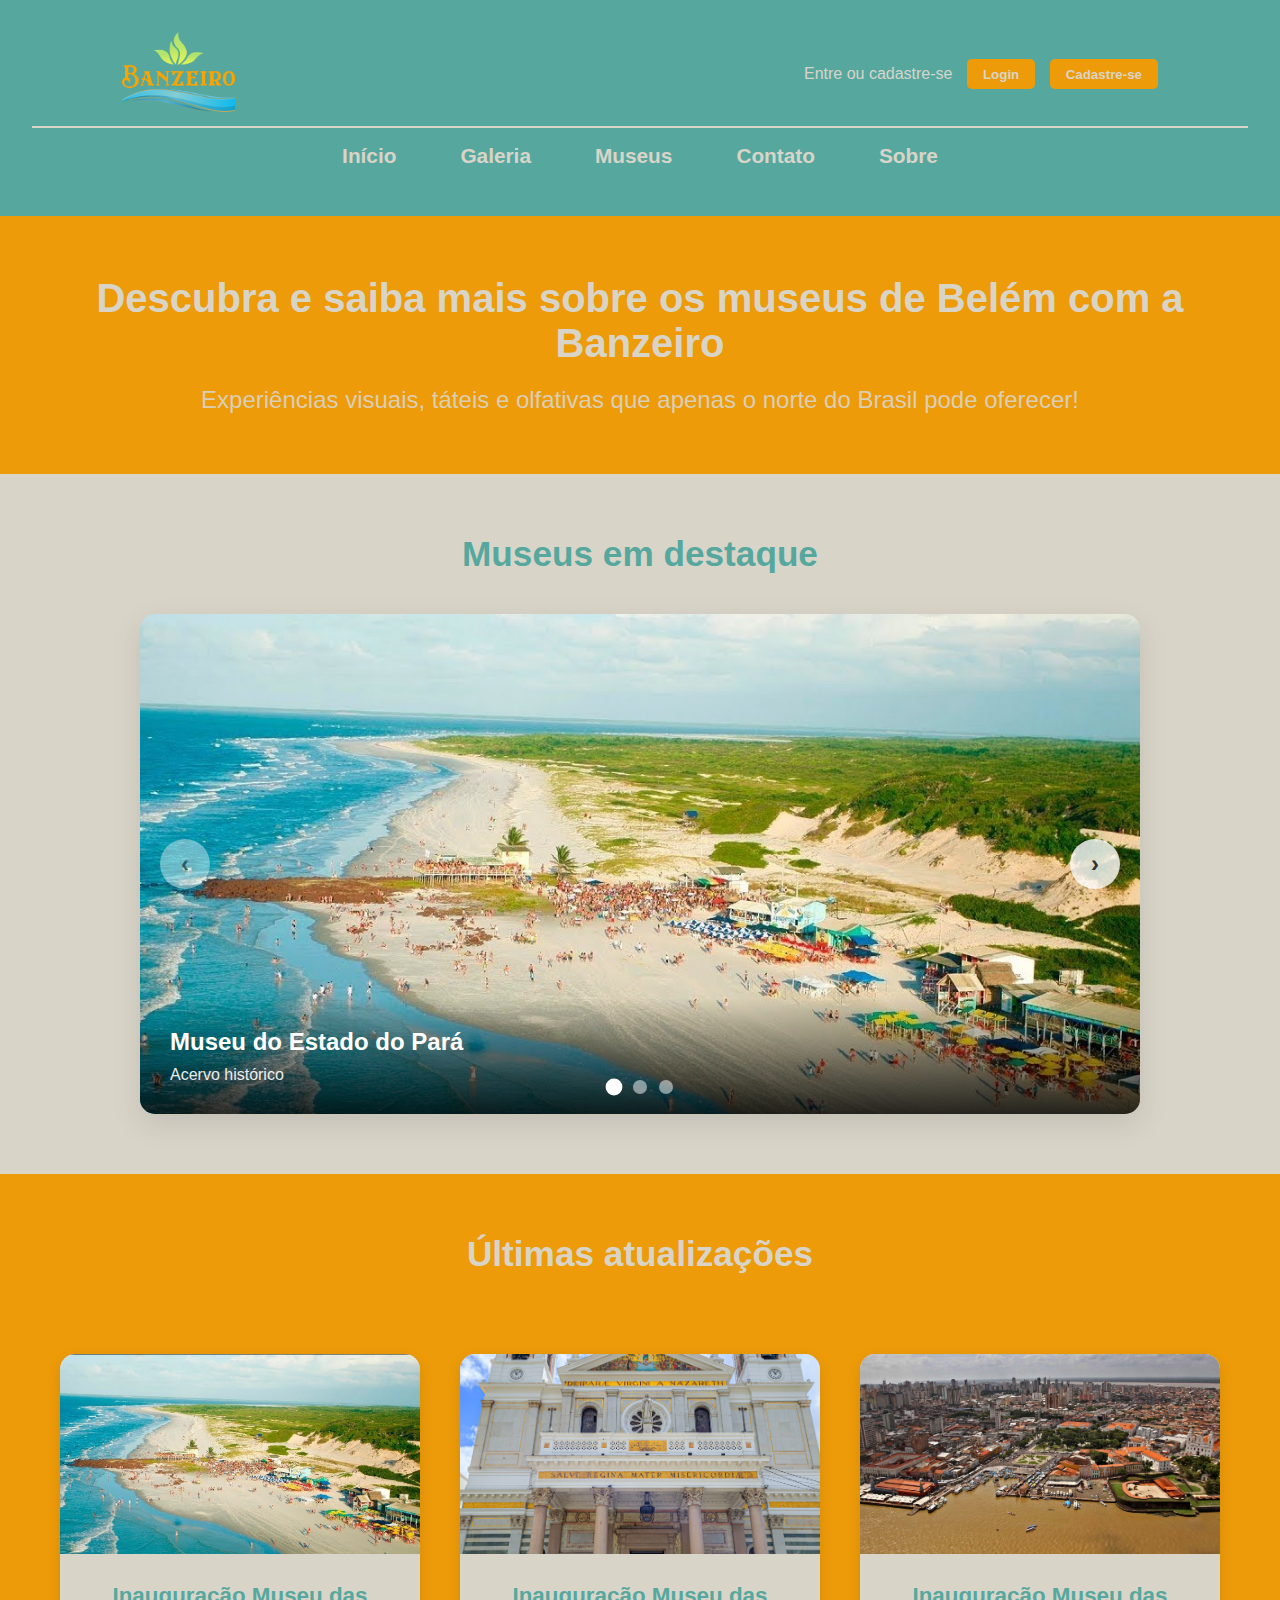
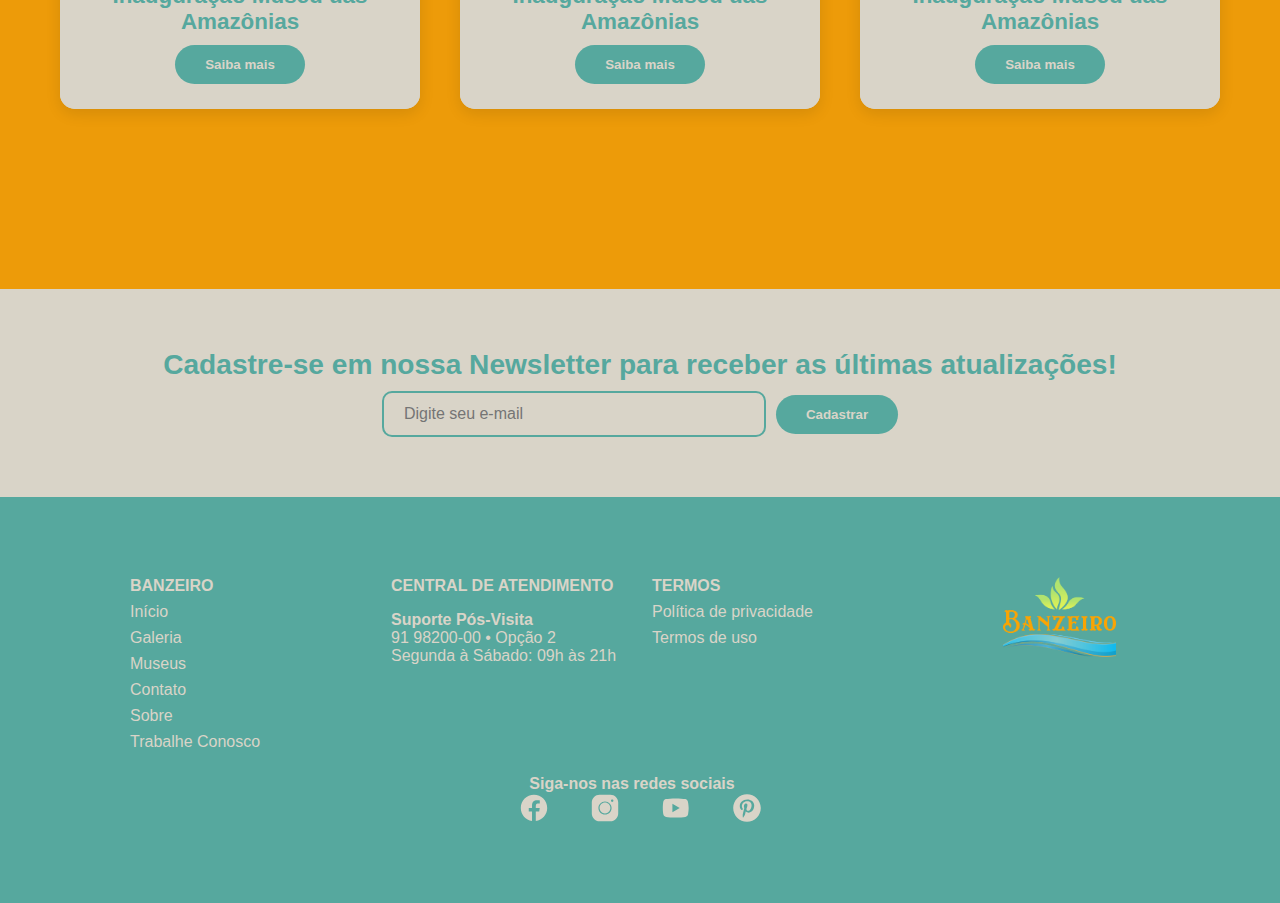
<file: index-2.0.html>
<!DOCTYPE html>
<html lang="pt-br">
<head>
    <meta charset="UTF-8">
    <meta name="viewport" content="width=device-width, initial-scale=1.0">
    <link rel="stylesheet" href="./css/styles-2.0.css">
    <title>Banzeiro Viagens</title>
</head>
<body>
    <!-- CABEÇALHO DA PÁGINA -->
    <header>
        <!-- Header será carregado aqui pelo JavaScript -->
    </header>
    <!-- FIM DO CABEÇALHO DA PÁGINA -->
    
    <main>
        <div id="container-apresentacao">
            <h1>Descubra e saiba mais sobre os museus de Belém com a Banzeiro</h1>
            <h3>Experiências visuais, táteis e olfativas que apenas o norte do Brasil pode oferecer!</h3>
        </div>

        <!--CARROSSEL-->
            <section class="container-carrossel">
                <h2>Museus em destaque</h2>
                <div class="carrossel-container">
                    <input type="radio" name="carrossel" id="slide1" checked>
                    <input type="radio" name="carrossel" id="slide2">
                    <input type="radio" name="carrossel" id="slide3">

                    <div class="slides">
                        <div class="slide">
                            <img src="./img/algodoal.jpeg" alt="Museu do Estado do Pará">
                            <div class="texto-slide">
                                <h3>Museu do Estado do Pará</h3>
                                <p>Acervo histórico</p>
                            </div>
                        </div>
                        <div class="slide">
                            <img src="./img/arraial-do-pavulagem.jpg" alt="Museu Emilio Goeldi">
                            <div class="texto-slide">
                                <h3>Museu do Estado do Pará</h3>
                                <p>Acervo histórico</p>
                            </div>
                        </div>
                        <div class="slide">
                            <img src="./img/Baiao-de-Dois.jpg" alt="Museu de Arte Sacra">
                            <div class="texto-slide">
                                <h3>Museu do Estado do Pará</h3>
                                <p>Acervo histórico</p>
                            </div>
                        </div>
                    </div>

                    <div class="navegacao">
                        <label for="slide1" class="botao"></label>
                        <label for="slide2" class="botao"></label>
                        <label for="slide3" class="botao"></label>
                    </div>

                    <div class="setas">
                        <label for="slide1" class="seta prev"></label>
                        <label for="slide2" class="seta next"></label>
                    </div>
                </div>
            </section>
        <!--FIM DO CARROSSEL-->

        <!--DESTAQUES-->
            <section class="container-destaques">
                <h2>Últimas atualizações</h2>
                <div class="destaques">
                    <div class="container-card">
                        <div class="card">
                            <img src="./img/algodoal.jpeg" alt="">
                            <div class="card-corpo">
                                <h5 class="card-titulo""></h5>
                                <p>Inauguração Museu das Amazônias</p>
                                <a href=""><button>Saiba mais</button></a>
                            </div>
                        </div>
                    </div>
                    <div class="container-card">
                        <div class="card">
                            <img src="./img/Basílica.jpg" alt="">
                            <div class="card-corpo">
                                <h5 class="card-titulo""></h5>
                                <p>Inauguração Museu das Amazônias</p>
                                <a href=""><button>Saiba mais</button></a>
                            </div>
                        </div>
                    </div>
                    <div class="container-card">
                        <div class="card">
                            <img src="./img/belem.jpg" alt="">
                            <div class="card-corpo">
                                <h5 class="card-titulo""></h5>
                                <p>Inauguração Museu das Amazônias</p>
                                <a href=""><button>Saiba mais</button></a>
                            </div>
                        </div>
                    </div>
                </div>
            </section>
        <!--FIM DOS DESTAQUES-->

        <!--NEWSLETTER-->
            <section class="container-newsletter">
                <div class="texto-newsletter">
                    <h3>Cadastre-se em nossa Newsletter para receber as últimas atualizações!</h3>
                </div>
                <form class="email-newsletter">
                    <input type="email" id="usuario-email" placeholder="Digite seu e-mail" required>
                    <button type="submit" class="botao-newsletter">Cadastrar</button>
                </form>
            </section>
        <!--FIM NEWSLETTER-->
    </main>
    
    <!-- RODAPÉ DA PÁGINA -->
    <footer>
        <!-- Footer será carregado aqui pelo JavaScript -->
    </footer>
    <!-- FIM RODAPÉ DA PÁGINA -->

    <!-- Incluir o loader JavaScript -->
    <script src="./js/loader.js"></script>
</body>
</html>
</file>
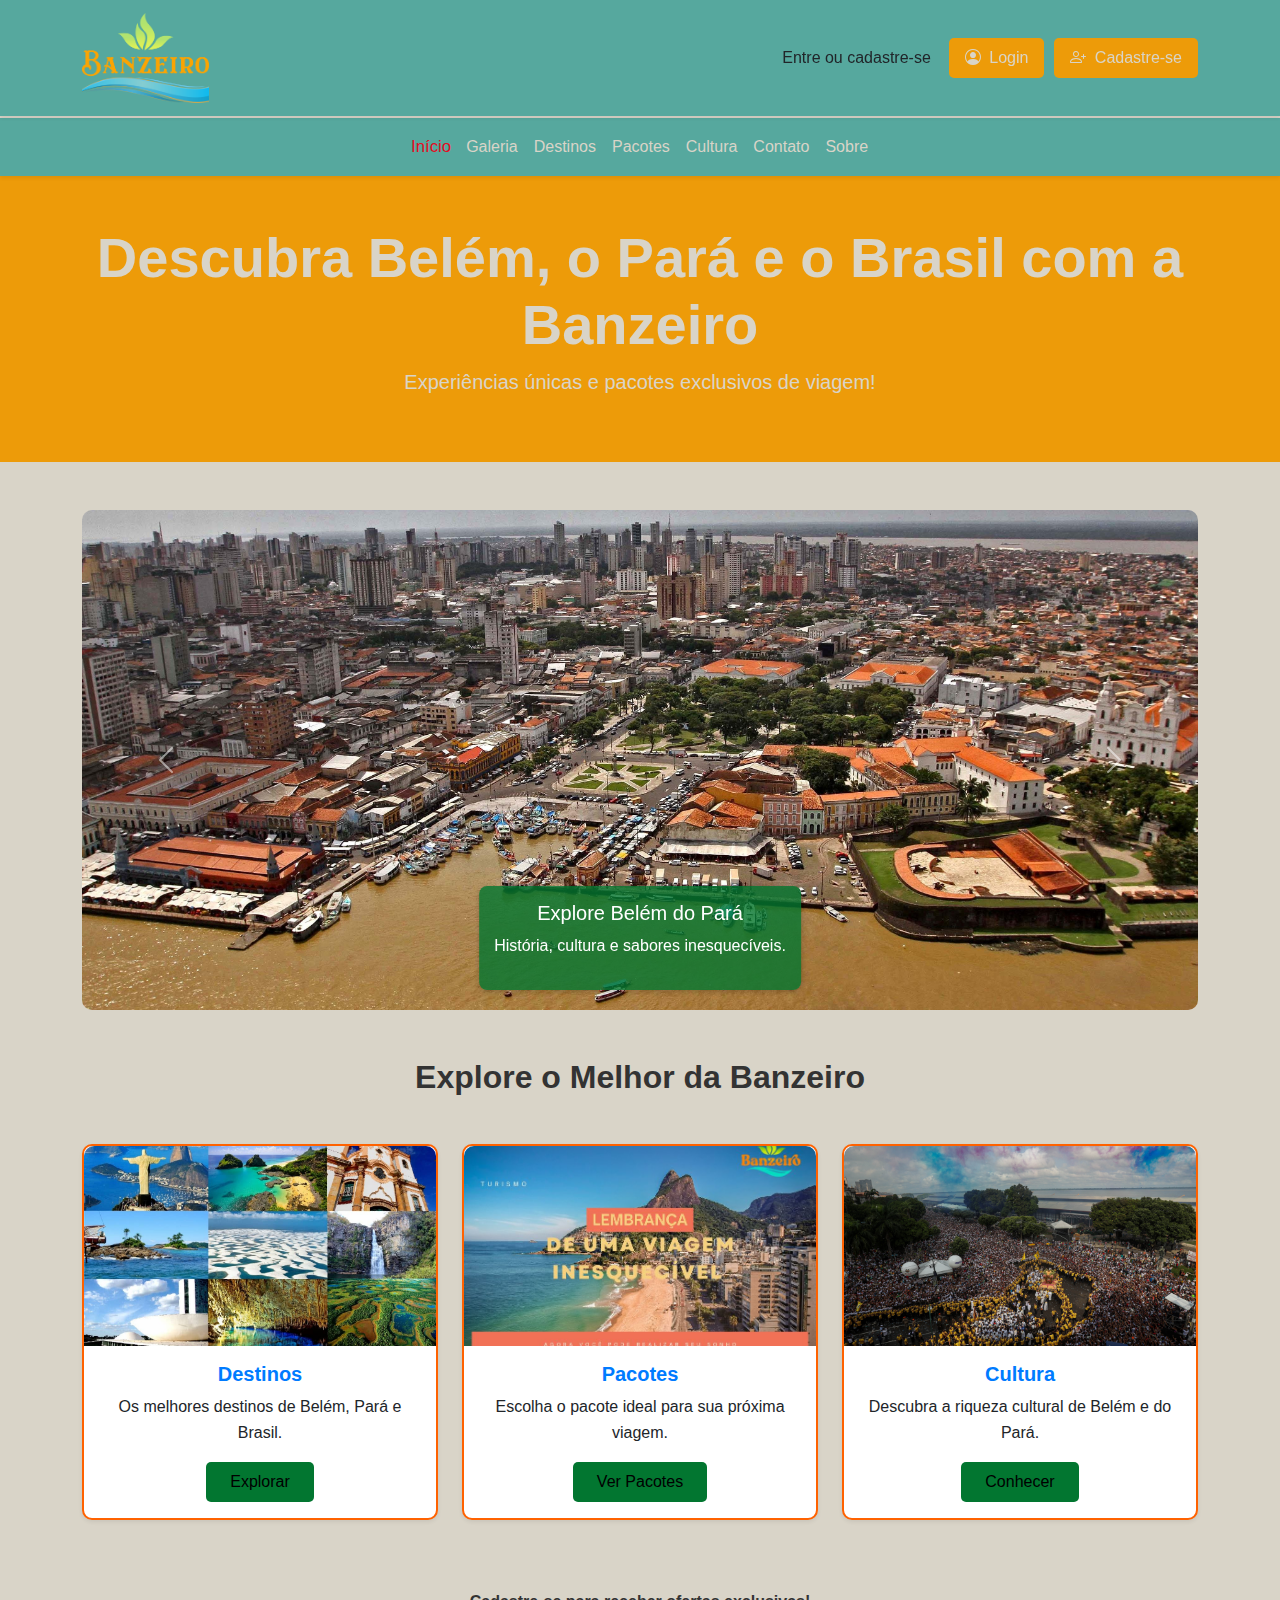
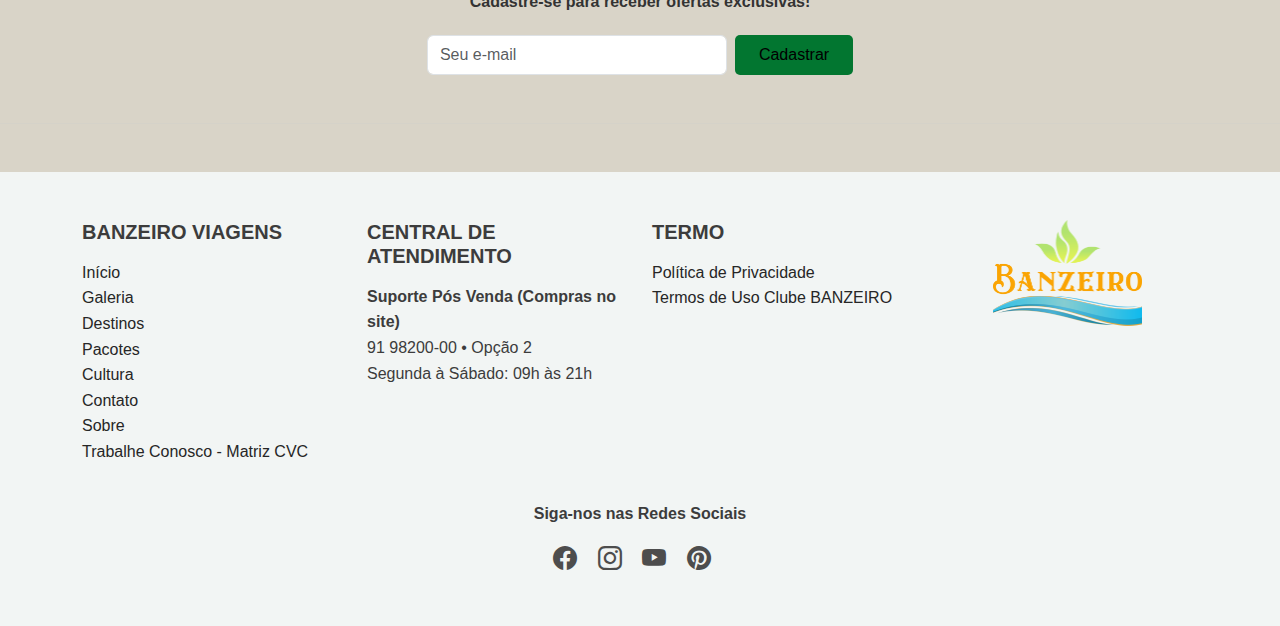
<file: index-old.html>
<!DOCTYPE html>
<html lang="pt-BR">

<head>
    <meta charset="UTF-8">
    <meta name="viewport" content="width=device-width, initial-scale=1.0">
    <title>Banzeiro Viagens</title>
    <link rel="icon" href="./img/logo/favicon.ico" type="image/x-icon">
    <link href="https://cdn.jsdelivr.net/npm/bootstrap@5.3.3/dist/css/bootstrap.min.css" rel="stylesheet"
        integrity="sha384-QWTKZyjpPEjISv5WaRU9OFeRpok6YctnYmDr5pNlyT2bRjXh0JMhjY6hW+ALEwIH" crossorigin="anonymous">
    <link rel="stylesheet" href="./css/styles.css">
    <link rel="stylesheet" href="https://cdn.jsdelivr.net/npm/bootstrap-icons@1.11.3/font/bootstrap-icons.min.css">
</head>

<body>
    <!-- Navbar Superior -->
    <nav class="navbar navbar-expand-lg navbar-light shadow-sm fixed-top">
        <div class="container">
            <a class="navbar-brand d-flex align-items-center" href="index.html">
                <img src="./img/logo/logo_banzeiro.png" alt="Logo Banzeiro" class="logo">
            </a>
            <button class="navbar-toggler" type="button" data-bs-toggle="collapse" data-bs-target="#navbarNav"
                aria-controls="navbarNav" aria-expanded="false" aria-label="Alternar navegação">
                <span class="navbar-toggler-icon"></span>
            </button>
            <div class="collapse navbar-collapse justify-content-end" id="navbarNav">
                <div class="d-flex align-items-center">
                    <span class="text-dark me-2">Entre ou cadastre-se</span>
                    <button type="button" class="btn btn-login" data-bs-toggle="modal" data-bs-target="#loginModal">
                        <i class="bi bi-person-circle me-1"></i> Login
                    </button>
                    <button type="button" class="btn btn-register" data-bs-toggle="modal"
                        data-bs-target="#registerModal">
                        <i class="bi bi-person-plus me-1"></i> Cadastre-se
                    </button>
                </div>
            </div>
        </div>
    </nav>

    <!-- Modal de Login -->
    <div class="modal fade" id="loginModal" tabindex="-1" aria-labelledby="loginModalLabel" aria-hidden="true">
        <div class="modal-dialog modal-dialog-centered">
            <div class="modal-content">
                <div class="modal-header">
                    <h5 class="modal-title" id="loginModalLabel">Acesse sua conta ou cadastre-se</h5>
                    <button type="button" class="btn-close" data-bs-dismiss="modal" aria-label="Fechar"></button>
                </div>
                <div class="modal-body p-4">
                    <div class="text-center mb-4">
                        <img src="./img/logo/logo_55_39.png" alt="Logo Modal" class="modal-logo mb-3">
                    </div>
                    <div class="d-grid gap-2">
                        <button type="button" class="btn btn-outline-dark">
                            <i class="bi bi-envelope-fill me-2"></i> Continuar com e-mail
                        </button>
                        <button type="button" class="btn btn-outline-primary">
                            <i class="bi bi-facebook me-2"></i> Continuar com Facebook
                        </button>
                        <button type="button" class="btn btn-outline-danger">
                            <i class="bi bi-google me-2"></i> Continuar com Google
                        </button>
                        <button type="button" class="btn btn-outline-dark">
                            <i class="bi bi-apple me-2"></i> Continuar com Apple
                        </button>
                    </div>
                    <div class="text-center mt-4">
                        <p class="small text-muted">
                            Ao fazer login ou criar uma conta, você concorda com nossos
                            <a href="#" class="text-primary">Termos e Condições</a>.
                            Leia nossa <a href="#" class="text-primary">Política de Privacidade</a>.
                        </p>
                    </div>
                </div>
            </div>
        </div>
    </div>

    <!-- Modal de Cadastro (Primeira Vez) -->
    <div class="modal fade" id="registerModal" tabindex="-1" aria-labelledby="registerModalLabel" aria-hidden="true">
        <div class="modal-dialog modal-dialog-centered">
            <div class="modal-content">
                <div class="modal-header">
                    <h5 class="modal-title" id="registerModalLabel">Quase lá!</h5>
                    <button type="button" class="btn-close" data-bs-dismiss="modal" aria-label="Fechar"></button>
                </div>
                <div class="modal-body p-4">
                    <div class="text-center mb-4">
                        <img src="./img/logo/logo_55_39.png" alt="Logo Modal" class="modal-logo mb-3">
                    </div>
                    <p class="text-center mb-4">Preencha seus dados e esteja a um passo para escolher sua próxima
                        viagem! Todos campos são obrigatórios.</p>
                    <form>
                        <div class="mb-3">
                            <input type="text" class="form-control" id="fullName" placeholder="Nome completo" required>
                        </div>
                        <div class="mb-3">
                            <input type="text" class="form-control" id="cpf" placeholder="CPF" required>
                        </div>
                        <div class="mb-3">
                            <input type="date" class="form-control" id="birthDate" placeholder="Data de Nascimento"
                                required>
                        </div>
                        <div class="mb-3">
                            <input type="tel" class="form-control" id="phone" placeholder="Telefone" required>
                        </div>
                        <p class="text-center mb-4">
                            Ao finalizar seu cadastro, você também estará participando, gratuitamente, do nosso programa
                            de pontos <strong>Clube Banzeiro</strong>.
                            <a href="#" class="text-primary" data-bs-dismiss="modal" data-bs-toggle="modal"
                                data-bs-target="#loginModal">Caso não queira participar clique aqui</a>.
                        </p>
                        <div class="text-center">
                            <button type="submit" class="btn btn-primary w-100">Atualizar Cadastro</button>
                        </div>
                    </form>
                </div>
            </div>
        </div>
    </div>

    <!-- Menu de Navegação -->
    <nav class="navbar navbar-expand-lg shadow-sm mt-5">
        <div class="container">
            <div class="collapse navbar-collapse" id="navbarNav">
                <ul class="navbar-nav mx-auto">
                    <li class="nav-item"><a class="nav-link active" href="index.html">Início</a></li>
                    <li class="nav-item"><a class="nav-link" href="galeria.html">Galeria</a></li>
                    <li class="nav-item"><a class="nav-link" href="destinos.html">Destinos</a></li>
                    <li class="nav-item"><a class="nav-link" href="pacotes.html">Pacotes</a></li>
                    <li class="nav-item"><a class="nav-link" href="cultura.html">Cultura</a></li>
                    <li class="nav-item"><a class="nav-link" href="contato.html">Contato</a></li>
                    <li class="nav-item"><a class="nav-link" href="sobre.html">Sobre</a></li>
                </ul>
            </div>
        </div>
    </nav>

    <!-- Header -->
    <header class="text-center py-5">
        <div class="container">
            <h1 class="display-4 fw-bold">Descubra Belém, o Pará e o Brasil com a Banzeiro</h1>
            <p class="lead">Experiências únicas e pacotes exclusivos de viagem!</p>
        </div>
    </header>

    <!-- Carrossel -->
    <section class="container my-5">
        <div id="carrosselBanzeiro" class="carousel slide" data-bs-ride="carousel">
            <div class="carousel-inner">
                <div class="carousel-item active">
                    <img src="./img/belem.jpg" class="d-block w-100" alt="Belém">
                    <div class="carousel-text">
                        <h5>Explore Belém do Pará</h5>
                        <p>História, cultura e sabores inesquecíveis.</p>
                    </div>
                </div>
                <div class="carousel-item">
                    <img src="./img/marajo.jpg" class="d-block w-100" alt="Marajó">
                    <div class="carousel-text">
                        <h5>Aventuras no Marajó</h5>
                        <p>Conecte-se com a natureza em sua forma mais pura.</p>
                    </div>
                </div>
                <div class="carousel-item">
                    <img src="./img/Praias-de-Alter-do-Chão.jpg" class="d-block w-100" alt="Alter do Chão">
                    <div class="carousel-text">
                        <h5>Descubra Alter do Chão</h5>
                        <p>Conheça as praias de água doce mais bonitas do Brasil.</p>
                    </div>
                </div>
            </div>
            <button class="carousel-control-prev" type="button" data-bs-target="#carrosselBanzeiro"
                data-bs-slide="prev">
                <span class="carousel-control-prev-icon" aria-hidden="true"></span>
                <span class="visually-hidden">Anterior</span>
            </button>
            <button class="carousel-control-next" type="button" data-bs-target="#carrosselBanzeiro"
                data-bs-slide="next">
                <span class="carousel-control-next-icon" aria-hidden="true"></span>
                <span class="visually-hidden">Próximo</span>
            </button>
        </div>
    </section>

    <!-- Seção de Destaques -->
    <section class="container my-5">
        <h2 class="text-center mb-5 fw-bold">Explore o Melhor da Banzeiro</h2>
        <div class="row text-center">
            <div class="col-md-4 mb-4">
                <div class="card h-100 shadow-sm">
                    <img src="./img/brasil.jpg" class="card-img-top" alt="Destinos">
                    <div class="card-body">
                        <h5 class="card-title">Destinos</h5>
                        <p class="card-text">Os melhores destinos de Belém, Pará e Brasil.</p>
                        <a href="destinos.html" class="btn btn-primary">Explorar</a>
                    </div>
                </div>
            </div>
            <div class="col-md-4 mb-4">
                <div class="card h-100 shadow-sm">
                    <img src="./img/pacote.jpg" class="card-img-top" alt="Pacotes">
                    <div class="card-body">
                        <h5 class="card-title">Pacotes</h5>
                        <p class="card-text">Escolha o pacote ideal para sua próxima viagem.</p>
                        <a href="pacotes.html" class="btn btn-primary">Ver Pacotes</a>
                    </div>
                </div>
            </div>
            <div class="col-md-4 mb-4">
                <div class="card h-100 shadow-sm">
                    <img src="./img/cirio.png" class="card-img-top" alt="Cultura">
                    <div class="card-body">
                        <h5 class="card-title">Cultura</h5>
                        <p class="card-text">Descubra a riqueza cultural de Belém e do Pará.</p>
                        <a href="cultura.html" class="btn btn-primary">Conhecer</a>
                    </div>
                </div>
            </div>
        </div>
    </section>

    <!-- Cadastro -->
    <section class="container my-5">
        <div class="text-center mb-4">
            <h6 class="fw-bold">Cadastre-se para receber ofertas exclusivas!</h6>
        </div>
        <form class="d-flex justify-content-center gap-2 w-50 mx-auto">
            <input type="email" class="form-control" id="email" placeholder="Seu e-mail" required>
            <button type="submit" class="btn btn-primary">Cadastrar</button>
        </form>
    </section>

    <!-- Linha Divisória -->
    <hr class="divider my-5" style="border-top: 1px solid #ccc;">

    <!-- Footer -->
    <footer class="footer py-5" style="background-color: #f2f5f4; color: #3c3c3c;">
        <div class="container">
            <div class="row">
                <!-- 1ª Coluna: Banzeiro Viagens -->
                <div class="col-md-3 mb-4">
                    <h5 class="fw-bold">BANZEIRO VIAGENS</h5>
                    <ul class="list-unstyled">
                        <li><a href="index.html">Início</a></li>
                        <li><a href="galeria.html">Galeria</a></li>
                        <li><a href="destinos.html">Destinos</a></li>
                        <li><a href="pacotes.html">Pacotes</a></li>
                        <li><a href="cultura.html">Cultura</a></li>
                        <li><a href="contato.html">Contato</a></li>
                        <li><a href="sobre.html">Sobre</a></li>
                        <li><a href="#">Trabalhe Conosco - Matriz CVC</a></li>
                    </ul>
                </div>

                <!-- 2ª Coluna: Central de Atendimento -->
                <div class="col-md-3 mb-4">
                    <h5 class="fw-bold">CENTRAL DE ATENDIMENTO</h5>
                    <p><strong>Suporte Pós Venda (Compras no site)</strong><br>
                        91 98200-00 • Opção 2<br>
                        Segunda à Sábado: 09h às 21h
                    </p>
                </div>

                <!-- 3ª Coluna: Termos -->
                <div class="col-md-3 mb-4">
                    <h5 class="fw-bold">TERMO</h5>
                    <ul class="list-unstyled">
                        <li><a href="#">Política de Privacidade</a></li>
                        <li><a href="#">Termos de Uso Clube BANZEIRO</a></li>
                    </ul>
                </div>

                <!-- 4ª Coluna: Logo -->
                <div class="col-md-3 mb-4 text-center">
                    <img src="./img/logo/logo_banzeiro.png" alt="Logo Banzeiro" class="footer-logo">
                </div>
            </div>

            <!-- Redes Sociais -->
            <div class="text-center">
                <h6 class="fw-bold mb-3">Siga-nos nas Redes Sociais</h6>
                <div class="social-icons">
                    <a href="#" class="me-3"><i class="bi bi-facebook" style="font-size: 24px; color: #4d4d4d;"></i></a>
                    <a href="#" class="me-3"><i class="bi bi-instagram"
                            style="font-size: 24px; color: #4d4d4d;"></i></a>
                    <a href="#" class="me-3"><i class="bi bi-youtube" style="font-size: 24px; color: #4d4d4d;"></i></a>
                    <a href="#" class="me-3"><i class="bi bi-pinterest"
                            style="font-size: 24px; color: #4d4d4d;"></i></a>
                </div>
            </div>
        </div>
    </footer>

    <!-- Adicionar o JavaScript do Bootstrap -->
    <script src="https://cdn.jsdelivr.net/npm/bootstrap@5.3.3/dist/js/bootstrap.bundle.min.js"
        integrity="sha384-YvpcrYf0tY3lHB60NNkmXc5s9fDVZLESaAA55NDzOxhy9GkcIdslK1eN7N6jIeHz"
        crossorigin="anonymous"></script>
</body>

</html>
</file>
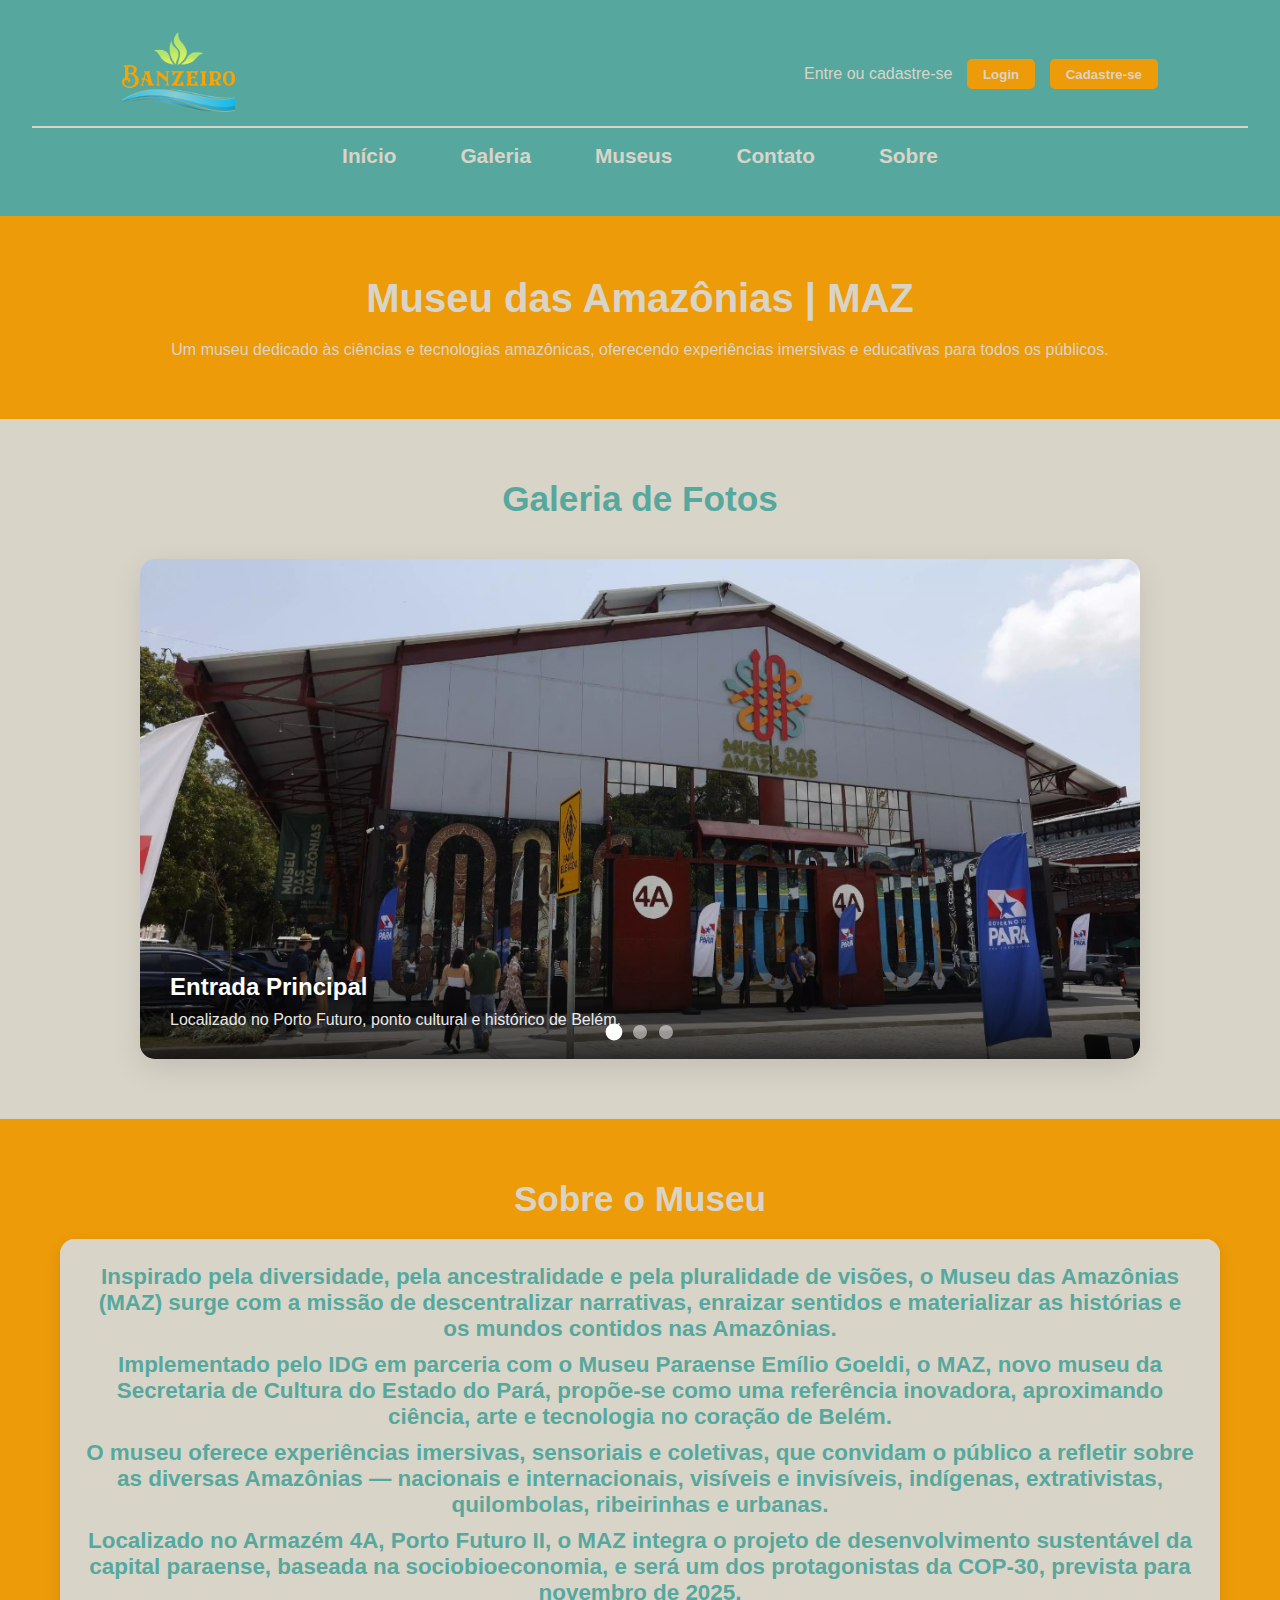
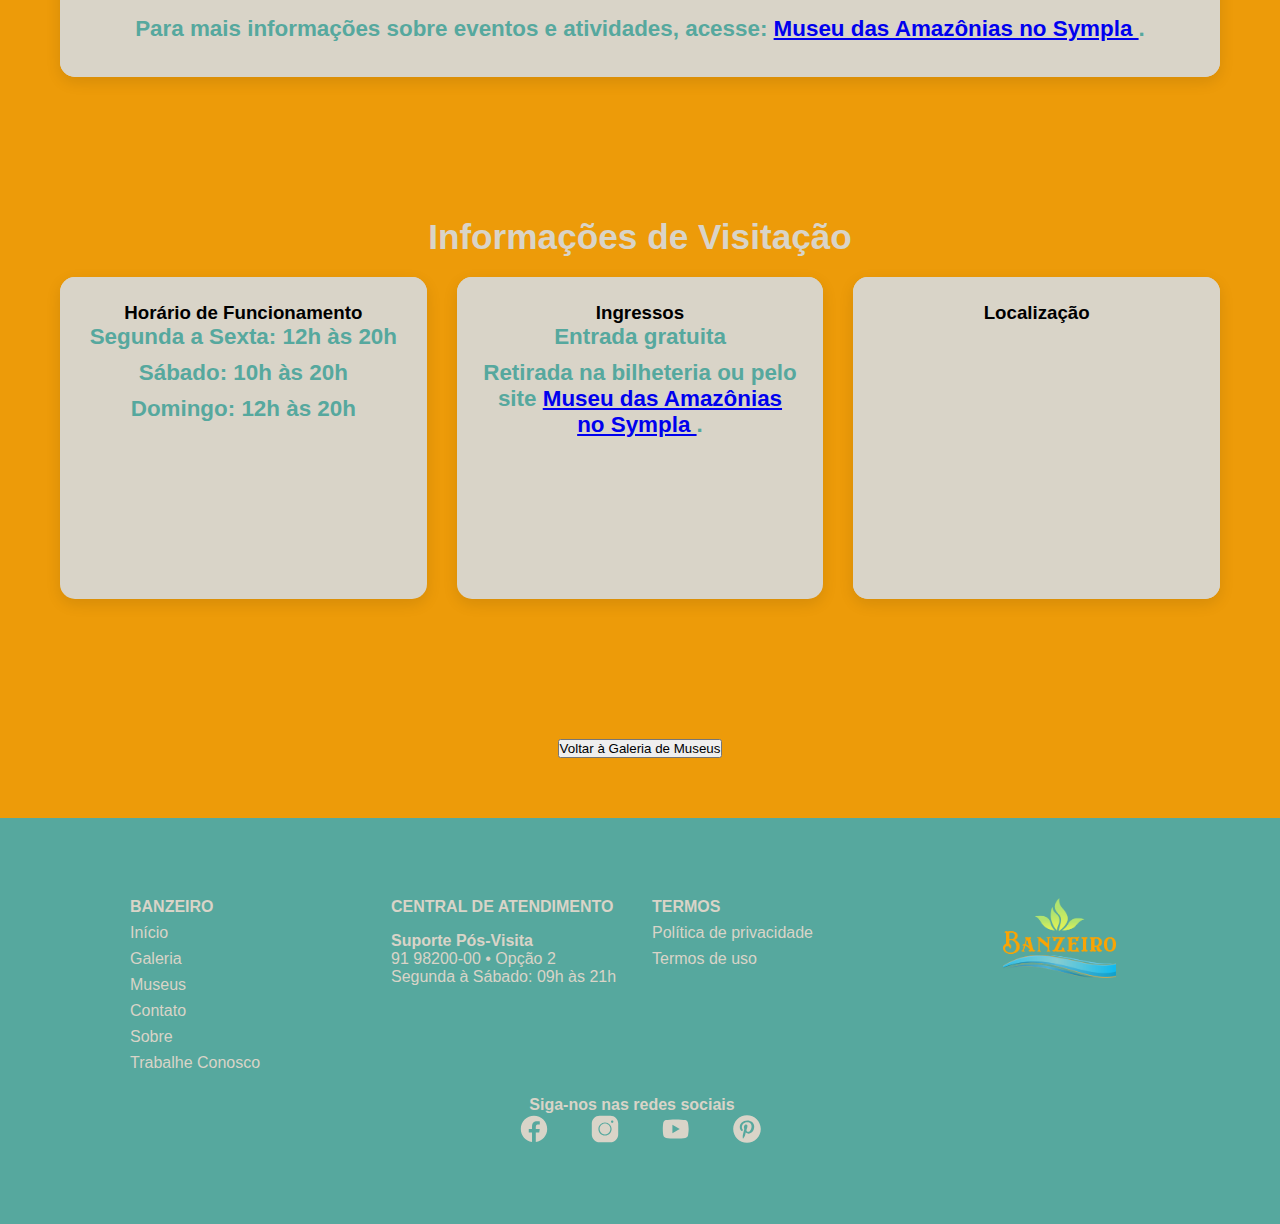
<file: museu_amazonias.html>
<!DOCTYPE html>
<html lang="pt-br">

<head>
    <meta charset="UTF-8">
    <meta name="viewport" content="width=device-width, initial-scale=1.0">
    <link rel="stylesheet" href="./css/styles-2.0.css">
    <link rel="stylesheet" href="./css/style-museus.css">
    <title>Museu das Amazônias | MAZ</title>
</head>

<body>

    <header>

    </header>

    <main>
        <!-- Apresentação do Museu -->
        <section id="container-apresentacao" class="apresentacao">
            <h1>Museu das Amazônias | MAZ</h1>
            <p>Um museu dedicado às ciências e tecnologias amazônicas, oferecendo experiências imersivas e educativas
                para todos os públicos.</p>
        </section>

        <!-- Carrossel de imagens -->
        <section class="container-carrossel">
            <h2>Galeria de Fotos</h2>
            <div class="carrossel-container">
                <input type="radio" name="carrossel" id="slide1" checked>
                <input type="radio" name="carrossel" id="slide2">
                <input type="radio" name="carrossel" id="slide3">

                <div class="slides">
                    <div class="slide">
                        <img src="./img/entrada-museu-amazonias.JPG" alt="Entrada do Museu das Amazônias">
                        <div class="texto-slide">
                            <h3>Entrada Principal</h3>
                            <p>Localizado no Porto Futuro, ponto cultural e histórico de Belém.</p>
                        </div>
                    </div>
                    <div class="slide">
                        <img src="./img/obra_sebastiao_salgado.JPG" alt="Exposição Amazônia">
                        <div class="texto-slide">
                            <h3>Exposição Amazônia</h3>
                            <p>Mostra internacional do renomado fotógrafo Sebastião Salgado.</p>
                        </div>
                    </div>
                    <div class="slide">
                        <img src="./img/exposicao-sebastião-salgado.JPG" alt="Exposição Ajurí">
                        <div class="texto-slide">
                            <h3>Exposição Ajurí</h3>
                            <p>Exposição concebida pelo Instituto de Desenvolvimento e Gestão (IDG).</p>
                        </div>
                    </div>
                </div>

                <!-- Botões de navegação -->
                <div class="navegacao">
                    <label for="slide1" class="botao"></label>
                    <label for="slide2" class="botao"></label>
                    <label for="slide3" class="botao"></label>
                </div>
            </div>
        </section>

        <!-- Informações Detalhadas -->
        <section class="container-destaques">
            <h2>Sobre o Museu</h2>
            <div class="container-card">
                <div class="card">
                    <div class="card-corpo">
                        <p>Inspirado pela diversidade, pela ancestralidade e pela pluralidade de visões, o Museu das
                            Amazônias (MAZ) surge com a missão de descentralizar narrativas, enraizar sentidos e
                            materializar as histórias e os mundos contidos nas Amazônias.</p>
                        <p>Implementado pelo IDG em parceria com o Museu Paraense Emílio Goeldi, o MAZ, novo museu da
                            Secretaria de Cultura do Estado do Pará, propõe-se como uma referência inovadora,
                            aproximando ciência, arte e tecnologia no coração de Belém.</p>
                        <p>O museu oferece experiências imersivas, sensoriais e coletivas, que convidam o público a
                            refletir sobre as diversas Amazônias — nacionais e internacionais, visíveis e invisíveis,
                            indígenas, extrativistas, quilombolas, ribeirinhas e urbanas.</p>
                        <p>Localizado no Armazém 4A, Porto Futuro II, o MAZ integra o projeto de desenvolvimento
                            sustentável da capital paraense, baseada na sociobioeconomia, e será um dos protagonistas da
                            COP-30, prevista para novembro de 2025.</p>
                        <p>Para mais informações sobre eventos e atividades, acesse:
                            <a href="https://www.sympla.com.br/produtor/museudasamazonias" target="_blank">
                                Museu das Amazônias no Sympla
                            </a>.
                        </p>

                    </div>
                </div>
            </div>
        </section>

        <!-- Informações de Visitação -->
        <section class="container-destaques">
            <h2>Informações de Visitação</h2>
            <div class="container-card">
                <div class="card">
                    <div class="card-corpo">
                        <h3>Horário de Funcionamento</h3>
                        <p>Segunda a Sexta: 12h às 20h</p>
                        <p>Sábado: 10h às 20h</p>
                        <p>Domingo: 12h às 20h</p>
                    </div>
                </div>
                <div class="card">
                    <div class="card-corpo">
                        <h3>Ingressos</h3>
                        <p>Entrada gratuita</p>
                        <p>Retirada na bilheteria ou pelo site <a
                                href="https://www.sympla.com.br/produtor/museudasamazonias" target="_blank">
                                Museu das Amazônias no Sympla
                            </a>.</p>
                    </div>
                </div>
                <div class="card">
                    <div class="card-corpo">
                        <h3>Localização</h3>
                        <iframe
                            src="https://www.google.com/maps/embed?pb=!1m18!1m12!1m3!1d3919.123456!2d-48.5009198!3d-1.4469529!2m3!1f0!2f0!3f0!3m2!1i1024!2i768!4f13.1!3m3!1m2!1s0x92a48f006380fe6b%3A0x8164834f1a4b7ecc!2sMuseu%20das%20Amaz%C3%B4nias!5e0!3m2!1spt-BR!2sbr!4v1696500000000"
                            width="100%" height="250" style="border:0;" allowfullscreen="" loading="lazy"
                            referrerpolicy="no-referrer-when-downgrade">
                        </iframe>
                    </div>
                </div>

            </div>
        </section>

        <!-- Botão Voltar -->
        <section class="container-destaques" style="text-align:center;">
            <a href="museus.html"><button>Voltar à Galeria de Museus</button></a>
        </section>
    </main>


    <footer>

    </footer>

    <script src="./js/loader.js"></script>
</body>

</html>
</file>
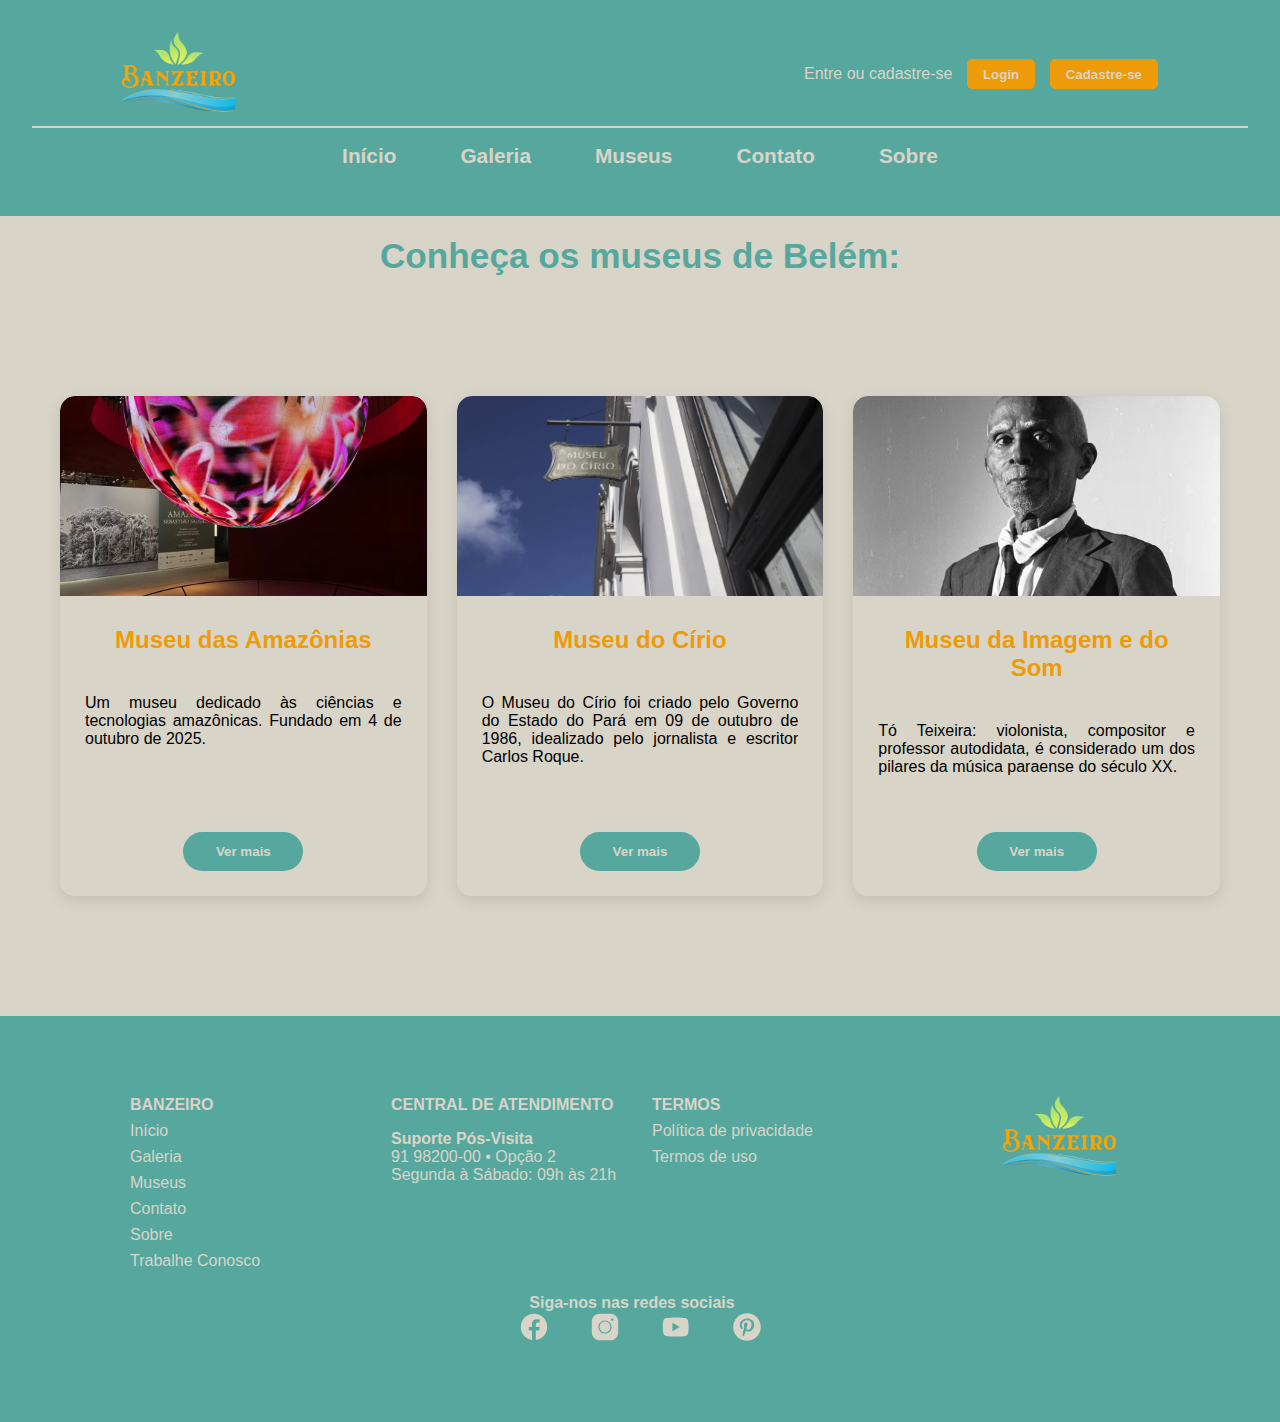
<file: museus.html>
<!DOCTYPE html>
<html lang="pt-br">
<head>
    <meta charset="UTF-8">
    <meta name="viewport" content="width=device-width, initial-scale=1.0">
    <link rel="stylesheet" href="./css/styles-2.0.css">
    <link rel="stylesheet" href="./css/style-museus.css">
    <title>Museus</title>
</head>
<body>
    <!-- CABEÇALHO DA PÁGINA -->
    <header>
        <!-- Header será carregado aqui pelo JavaScript -->
    </header>
    <!-- FIM DO CABEÇALHO DA PÁGINA -->
    
    <main>
        <section>
            <h1 class="titulos">Conheça os museus de Belém:</h1>
            <div class="museus">
                    <div class="container-card-museu">
                        <div class="card-museu">
                            <img src="./img/museus/museu-das-amazoias-1.jpg" alt="Museu das Amazônias">
                            <div class="card-corpo-museu">
                                <h5 class="card-titulo-museu""></h5>
                                <h6 class="sub-titulos">Museu das Amazônias</h6>
                                <p>Um museu dedicado às ciências e tecnologias amazônicas. Fundado em 4 de outubro de 2025.</p>
                                <a href="./museu_amazonias.html"><button>Ver mais</button></a>
                            </div>
                        </div>
                        
                        <div class="card-museu">
                            <img src="./img/museus/museu-do-cirio-2.jpg" alt="Museu do Círio">
                            <div class="card-corpo-museu">
                                <h5 class="card-titulo-museu""></h5>
                                <h6 class="sub-titulos">Museu do Círio</h6>
                                <p>O Museu do Círio foi criado pelo Governo do Estado do Pará em 09 de outubro de 1986, idealizado pelo jornalista e escritor Carlos Roque.</p>
                                <a href=""><button>Ver mais</button></a>
                            </div>
                        </div>

                        <div class="card-museu">
                            <img src="./img/museus/imagem-e-som-2.jpg" alt="Museu da Imagem e do Som - Tó Teixeira">
                            <div class="card-corpo-museu">
                                <h5 class="card-titulo-museu""></h5>
                                <h6 class="sub-titulos">Museu da Imagem e do Som</h6>
                                <p>Tó Teixeira: violonista, compositor e professor autodidata, é considerado um dos pilares da música paraense do século XX.</p>
                                <a href=""><button>Ver mais</button></a>
                            </div>
                        </div>
                    </div>
                </div>
        </section>
    </main>
    
    <!-- RODAPÉ DA PÁGINA -->
    <footer>
        <!-- Footer será carregado aqui pelo JavaScript -->
    </footer>
    <!-- FIM RODAPÉ DA PÁGINA -->

    <!-- Incluir o loader JavaScript -->
    <script src="./js/loader.js"></script>
</body>
</html>
</file>
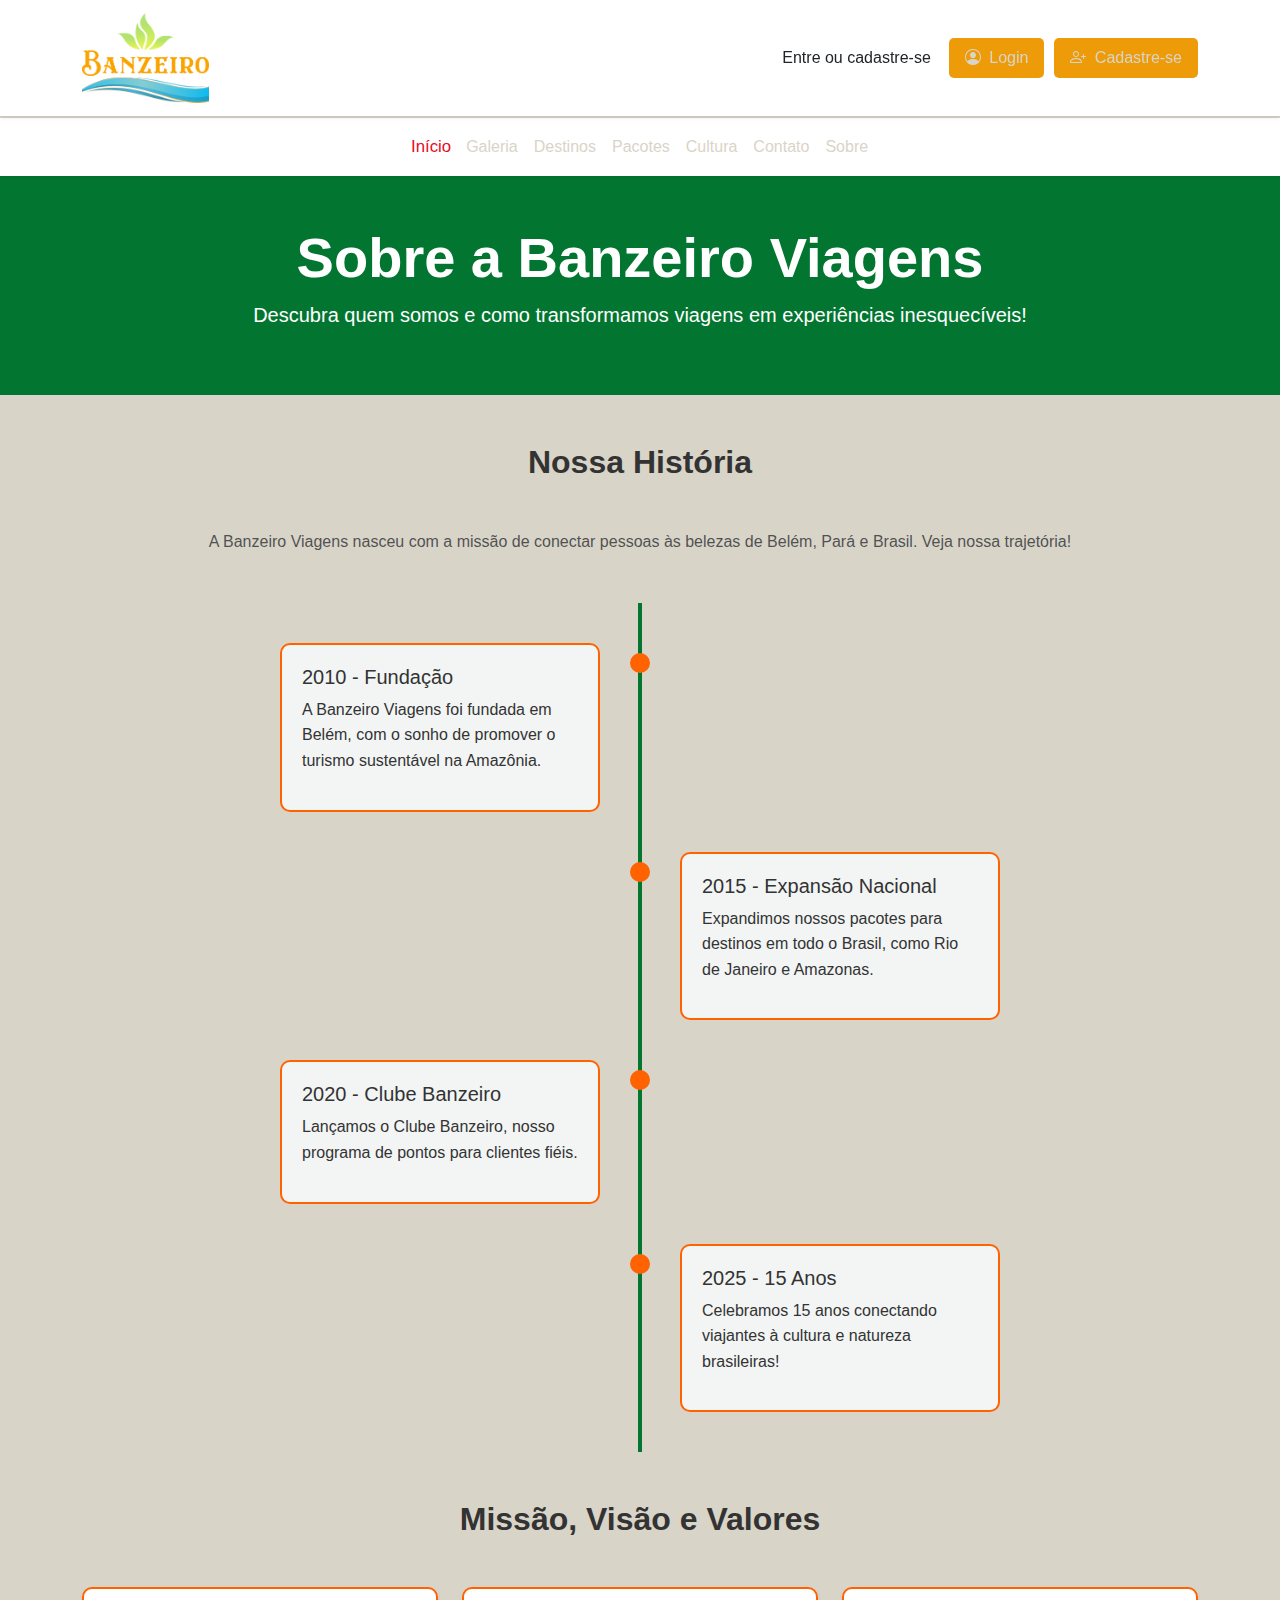
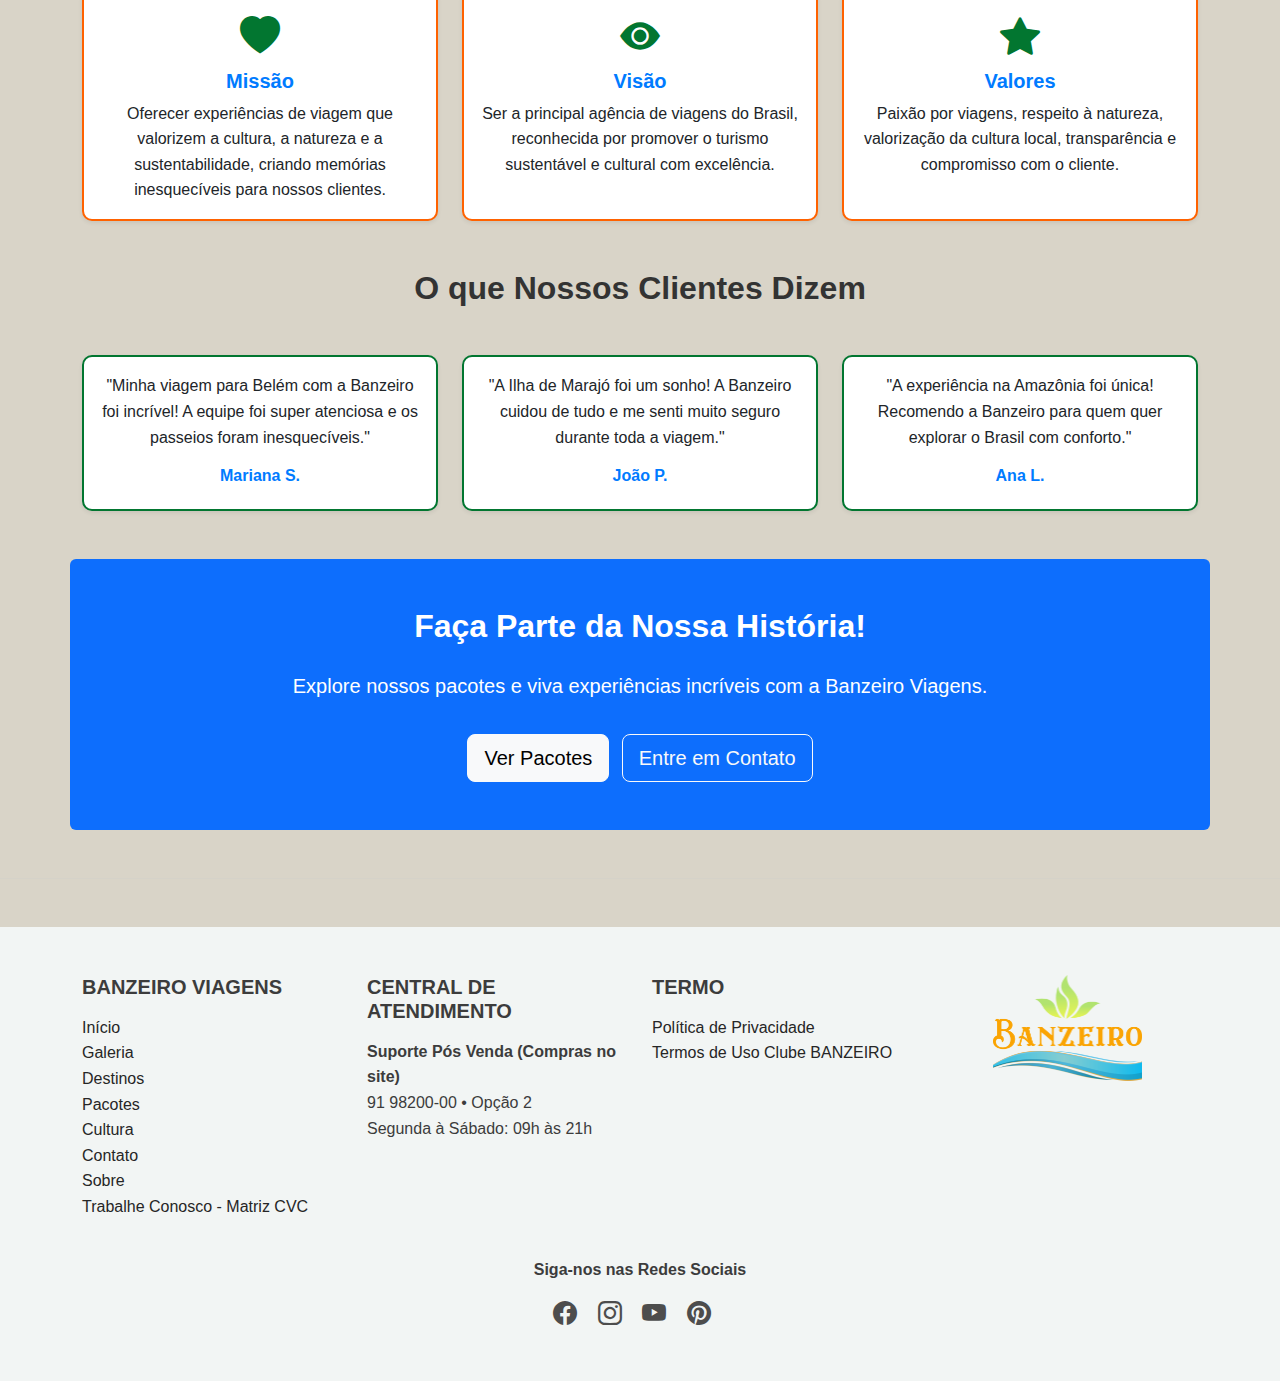
<file: sobre-old.html>
<!DOCTYPE html>
<html lang="pt-BR">

<head>
    <meta charset="UTF-8">
    <meta name="viewport" content="width=device-width, initial-scale=1.0">
    <title>Galeria</title>
    <link rel="icon" href="./img/logo/favicon.ico" type="image/x-icon">
    <link href="https://cdn.jsdelivr.net/npm/bootstrap@5.3.3/dist/css/bootstrap.min.css" rel="stylesheet"
        integrity="sha384-QWTKZyjpPEjISv5WaRU9OFeRpok6YctnYmDr5pNlyT2bRjXh0JMhjY6hW+ALEwIH" crossorigin="anonymous">
    <link rel="stylesheet" href="./css/styles.css">
    <link rel="stylesheet" href="https://cdn.jsdelivr.net/npm/bootstrap-icons@1.11.3/font/bootstrap-icons.min.css">
</head>

<body>
    <!-- Navbar Superior -->
    <nav class="navbar navbar-expand-lg navbar-light bg-white shadow-sm fixed-top">
        <div class="container">
            <a class="navbar-brand d-flex align-items-center" href="index.html">
                <img src="./img/logo/logo_banzeiro.png" alt="Logo Banzeiro" class="logo">
            </a>
            <button class="navbar-toggler" type="button" data-bs-toggle="collapse" data-bs-target="#navbarNav"
                aria-controls="navbarNav" aria-expanded="false" aria-label="Alternar navegação">
                <span class="navbar-toggler-icon"></span>
            </button>
            <div class="collapse navbar-collapse justify-content-end" id="navbarNav">
                <div class="d-flex align-items-center">
                    <span class="text-dark me-2">Entre ou cadastre-se</span>
                    <button type="button" class="btn btn-login" data-bs-toggle="modal" data-bs-target="#loginModal">
                        <i class="bi bi-person-circle me-1"></i> Login
                    </button>
                    <button type="button" class="btn btn-register" data-bs-toggle="modal"
                        data-bs-target="#registerModal">
                        <i class="bi bi-person-plus me-1"></i> Cadastre-se
                    </button>
                </div>
            </div>
        </div>
    </nav>

    <!-- Modal de Login -->
    <div class="modal fade" id="loginModal" tabindex="-1" aria-labelledby="loginModalLabel" aria-hidden="true">
        <div class="modal-dialog modal-dialog-centered">
            <div class="modal-content">
                <div class="modal-header">
                    <h5 class="modal-title" id="loginModalLabel">Acesse sua conta ou cadastre-se</h5>
                    <button type="button" class="btn-close" data-bs-dismiss="modal" aria-label="Fechar"></button>
                </div>
                <div class="modal-body p-4">
                    <div class="text-center mb-4">
                        <img src="./img/logo/logo_55_39.png" alt="Logo Modal" class="modal-logo mb-3">
                    </div>
                    <div class="d-grid gap-2">
                        <button type="button" class="btn btn-outline-dark">
                            <i class="bi bi-envelope-fill me-2"></i> Continuar com e-mail
                        </button>
                        <button type="button" class="btn btn-outline-primary">
                            <i class="bi bi-facebook me-2"></i> Continuar com Facebook
                        </button>
                        <button type="button" class="btn btn-outline-danger">
                            <i class="bi bi-google me-2"></i> Continuar com Google
                        </button>
                        <button type="button" class="btn btn-outline-dark">
                            <i class="bi bi-apple me-2"></i> Continuar com Apple
                        </button>
                    </div>
                    <div class="text-center mt-4">
                        <p class="small text-muted">
                            Ao fazer login ou criar uma conta, você concorda com nossos
                            <a href="#" class="text-primary">Termos e Condições</a>.
                            Leia nossa <a href="#" class="text-primary">Política de Privacidade</a>.
                        </p>
                    </div>
                </div>
            </div>
        </div>
    </div>

    <!-- Modal de Cadastro (Primeira Vez) -->
    <div class="modal fade" id="registerModal" tabindex="-1" aria-labelledby="registerModalLabel" aria-hidden="true">
        <div class="modal-dialog modal-dialog-centered">
            <div class="modal-content">
                <div class="modal-header">
                    <h5 class="modal-title" id="registerModalLabel">Quase lá!</h5>
                    <button type="button" class="btn-close" data-bs-dismiss="modal" aria-label="Fechar"></button>
                </div>
                <div class="modal-body p-4">
                    <div class="text-center mb-4">
                        <img src="./img/logo/logo_55_39.png" alt="Logo Modal" class="modal-logo mb-3">
                    </div>
                    <p class="text-center mb-4">Preencha seus dados e esteja a um passo para escolher sua próxima
                        viagem! Todos campos são obrigatórios.</p>
                    <form>
                        <div class="mb-3">
                            <input type="text" class="form-control" id="fullName" placeholder="Nome completo" required>
                        </div>
                        <div class="mb-3">
                            <input type="text" class="form-control" id="cpf" placeholder="CPF" required>
                        </div>
                        <div class="mb-3">
                            <input type="date" class="form-control" id="birthDate" placeholder="Data de Nascimento"
                                required>
                        </div>
                        <div class="mb-3">
                            <input type="tel" class="form-control" id="phone" placeholder="Telefone" required>
                        </div>
                        <p class="text-center mb-4">
                            Ao finalizar seu cadastro, você também estará participando, gratuitamente, do nosso programa
                            de pontos <strong>Clube Banzeiro</strong>.
                            <a href="#" class="text-primary" data-bs-dismiss="modal" data-bs-toggle="modal"
                                data-bs-target="#loginModal">Caso não queira participar clique aqui</a>.
                        </p>
                        <div class="text-center">
                            <button type="submit" class="btn btn-primary w-100">Atualizar Cadastro</button>
                        </div>
                    </form>
                </div>
            </div>
        </div>
    </div>

    <!-- Menu de Navegação -->
    <nav class="navbar navbar-expand-lg bg-white shadow-sm mt-5">
        <div class="container">
            <div class="collapse navbar-collapse" id="navbarNav">
                <ul class="navbar-nav mx-auto">
                    <li class="nav-item"><a class="nav-link active" href="index.html">Início</a></li>
                    <li class="nav-item"><a class="nav-link" href="galeria.html">Galeria</a></li>
                    <li class="nav-item"><a class="nav-link" href="destinos.html">Destinos</a></li>
                    <li class="nav-item"><a class="nav-link" href="pacotes.html">Pacotes</a></li>
                    <li class="nav-item"><a class="nav-link" href="cultura.html">Cultura</a></li>
                    <li class="nav-item"><a class="nav-link" href="contato.html">Contato</a></li>
                    <li class="nav-item"><a class="nav-link" href="sobre.html">Sobre</a></li>
                </ul>
            </div>
        </div>
    </nav>

    <!-- Header -->
    <header class="text-white text-center py-5" style="background-color: #027630;">
        <div class="container">
            <h1 class="display-4 fw-bold">Sobre a Banzeiro Viagens</h1>
            <p class="lead">Descubra quem somos e como transformamos viagens em experiências inesquecíveis!</p>
        </div>
    </header>

    <!-- História da Empresa -->
    <section class="container my-5">
        <h2 class="text-center fw-bold mb-5">Nossa História</h2>
        <p class="text-center text-muted mb-5">A Banzeiro Viagens nasceu com a missão de conectar pessoas às belezas de
            Belém, Pará e Brasil. Veja nossa trajetória!</p>
        <div class="timeline">
            <div class="timeline-item left">
                <div class="timeline-content">
                    <h5>2010 - Fundação</h5>
                    <p>A Banzeiro Viagens foi fundada em Belém, com o sonho de promover o turismo sustentável na
                        Amazônia.</p>
                </div>
            </div>
            <div class="timeline-item right">
                <div class="timeline-content">
                    <h5>2015 - Expansão Nacional</h5>
                    <p>Expandimos nossos pacotes para destinos em todo o Brasil, como Rio de Janeiro e Amazonas.</p>
                </div>
            </div>
            <div class="timeline-item left">
                <div class="timeline-content">
                    <h5>2020 - Clube Banzeiro</h5>
                    <p>Lançamos o Clube Banzeiro, nosso programa de pontos para clientes fiéis.</p>
                </div>
            </div>
            <div class="timeline-item right">
                <div class="timeline-content">
                    <h5>2025 - 15 Anos</h5>
                    <p>Celebramos 15 anos conectando viajantes à cultura e natureza brasileiras!</p>
                </div>
            </div>
        </div>
    </section>

    <!-- Missão, Visão e Valores -->
    <section class="container my-5">
        <h2 class="text-center fw-bold mb-5">Missão, Visão e Valores</h2>
        <div class="row g-4">
            <!-- Missão -->
            <div class="col-md-4">
                <div class="card h-100 shadow-sm value-card">
                    <div class="card-body text-center">
                        <i class="bi bi-heart-fill value-icon mb-3" style="color: #027630;"></i>
                        <h5 class="card-title">Missão</h5>
                        <p class="card-text">Oferecer experiências de viagem que valorizem a cultura, a natureza e a
                            sustentabilidade, criando memórias inesquecíveis para nossos clientes.</p>
                    </div>
                </div>
            </div>
            <!-- Visão -->
            <div class="col-md-4">
                <div class="card h-100 shadow-sm value-card">
                    <div class="card-body text-center">
                        <i class="bi bi-eye-fill value-icon mb-3" style="color: #027630;"></i>
                        <h5 class="card-title">Visão</h5>
                        <p class="card-text">Ser a principal agência de viagens do Brasil, reconhecida por promover o
                            turismo sustentável e cultural com excelência.</p>
                    </div>
                </div>
            </div>
            <!-- Valores -->
            <div class="col-md-4">
                <div class="card h-100 shadow-sm value-card">
                    <div class="card-body text-center">
                        <i class="bi bi-star-fill value-icon mb-3" style="color: #027630;"></i>
                        <h5 class="card-title">Valores</h5>
                        <p class="card-text">Paixão por viagens, respeito à natureza, valorização da cultura local,
                            transparência e compromisso com o cliente.</p>
                    </div>
                </div>
            </div>
        </div>
    </section>

    <!-- Depoimentos -->
    <section class="container my-5">
        <h2 class="text-center fw-bold mb-5">O que Nossos Clientes Dizem</h2>
        <div class="row g-4">
            <div class="col-md-4">
                <div class="card h-100 shadow-sm testimonial-card">
                    <div class="card-body text-center">
                        <p class="card-text">"Minha viagem para Belém com a Banzeiro foi incrível! A equipe foi super
                            atenciosa e os passeios foram inesquecíveis."</p>
                        <h6 class="card-title">Mariana S.</h6>
                    </div>
                </div>
            </div>
            <div class="col-md-4">
                <div class="card h-100 shadow-sm testimonial-card">
                    <div class="card-body text-center">
                        <p class="card-text">"A Ilha de Marajó foi um sonho! A Banzeiro cuidou de tudo e me senti muito
                            seguro durante toda a viagem."</p>
                        <h6 class="card-title">João P.</h6>
                    </div>
                </div>
            </div>
            <div class="col-md-4">
                <div class="card h-100 shadow-sm testimonial-card">
                    <div class="card-body text-center">
                        <p class="card-text">"A experiência na Amazônia foi única! Recomendo a Banzeiro para quem quer
                            explorar o Brasil com conforto."</p>
                        <h6 class="card-title">Ana L.</h6>
                    </div>
                </div>
            </div>
        </div>
    </section>

    <!-- Call to Action -->
    <section class="container my-5 text-center bg-primary text-white p-5 rounded">
        <h2 class="fw-bold mb-4">Faça Parte da Nossa História!</h2>
        <p class="lead">Explore nossos pacotes e viva experiências incríveis com a Banzeiro Viagens.</p>
        <a href="pacotes.html" class="btn btn-light btn-lg mt-3">Ver Pacotes</a>
        <a href="contato.html" class="btn btn-outline-light btn-lg mt-3 ms-2">Entre em Contato</a>
    </section>

    <!-- Linha Divisória -->
    <hr class="divider my-5" style="border-top: 1px solid #ccc;">

    <!-- Footer -->
    <footer class="footer py-5" style="background-color: #f2f5f4; color: #3c3c3c;">
        <div class="container">
            <div class="row">
                <!-- 1ª Coluna: Banzeiro Viagens -->
                <div class="col-md-3 mb-4">
                    <h5 class="fw-bold">BANZEIRO VIAGENS</h5>
                    <ul class="list-unstyled">
                        <li><a href="index.html">Início</a></li>
                        <li><a href="galeria.html">Galeria</a></li>
                        <li><a href="destinos.html">Destinos</a></li>
                        <li><a href="pacotes.html">Pacotes</a></li>
                        <li><a href="cultura.html">Cultura</a></li>
                        <li><a href="contato.html">Contato</a></li>
                        <li><a href="sobre.html">Sobre</a></li>
                        <li><a href="#">Trabalhe Conosco - Matriz CVC</a></li>
                    </ul>
                </div>

                <!-- 2ª Coluna: Central de Atendimento -->
                <div class="col-md-3 mb-4">
                    <h5 class="fw-bold">CENTRAL DE ATENDIMENTO</h5>
                    <p><strong>Suporte Pós Venda (Compras no site)</strong><br>
                        91 98200-00 • Opção 2<br>
                        Segunda à Sábado: 09h às 21h
                    </p>
                </div>

                <!-- 3ª Coluna: Termos -->
                <div class="col-md-3 mb-4">
                    <h5 class="fw-bold">TERMO</h5>
                    <ul class="list-unstyled">
                        <li><a href="#">Política de Privacidade</a></li>
                        <li><a href="#">Termos de Uso Clube BANZEIRO</a></li>
                    </ul>
                </div>

                <!-- 4ª Coluna: Logo -->
                <div class="col-md-3 mb-4 text-center">
                    <img src="./img/logo/logo_banzeiro.png" alt="Logo Banzeiro" class="footer-logo">
                </div>
            </div>

            <!-- Redes Sociais -->
            <div class="text-center">
                <h6 class="fw-bold mb-3">Siga-nos nas Redes Sociais</h6>
                <div class="social-icons">
                    <a href="#" class="me-3"><i class="bi bi-facebook" style="font-size: 24px; color: #4d4d4d;"></i></a>
                    <a href="#" class="me-3"><i class="bi bi-instagram"
                            style="font-size: 24px; color: #4d4d4d;"></i></a>
                    <a href="#" class="me-3"><i class="bi bi-youtube" style="font-size: 24px; color: #4d4d4d;"></i></a>
                    <a href="#" class="me-3"><i class="bi bi-pinterest"
                            style="font-size: 24px; color: #4d4d4d;"></i></a>
                </div>
            </div>
        </div>
    </footer>

    <!-- Adicionar o JavaScript do Bootstrap -->
    <script src="https://cdn.jsdelivr.net/npm/bootstrap@5.3.3/dist/js/bootstrap.bundle.min.js"
        integrity="sha384-YvpcrYf0tY3lHB60NNkmXc5s9fDVZLESaAA55NDzOxhy9GkcIdslK1eN7N6jIeHz"
        crossorigin="anonymous"></script>
</body>

</html>
</file>
<file: css/styles-2.0.css>
/*PALETA PRINCIPAL*/
:root{
    --primaria: #56A89E; /*Botões principais, alertas*/
    --secundaria: #ED9B09; /*Header, footer, textos*/
    --acoes: #B6797A; /*Botões e destaques*/
    --fundo: #D9D4C8; /*Cor de fundo*/
    --decoracao: #E50B1F; /*Botões, destaques, decorações*/
}

* {
    margin: 0;
    padding: 0;
    box-sizing: border-box;
    font-family: 'Poppins', 'Montserrat', Arial, sans-serif;
}

html, body{
    display: flex;
    flex-direction: column;
    min-height: 100vh;
    background-color: var(--fundo);
    margin: 0%;
    height: 100%;
}

header{
    background: var(--primaria);
    position: relative;
    top: 0;
    width: 100%;
    padding: 1rem 1rem;
    z-index: 1000; /*Fica acima dos outros elementos*/
}

.logo-banzeiro {
    height: 80px;
    transition: transform 0.3s ease;
    cursor: pointer;
    margin-left: 90px;
}

.logo-banzeiro:hover {
    transform: scale(1.1);
}

#container-barra-superior {
    display: flex;
    justify-content: space-between;
    align-items: center;
    margin-right: 90px;
    margin-bottom: 10px;
}

#bloco-entrar-registrar{
    /*Estilizar em outro momento*/
    color: var(--fundo);
}

.button-user {
    background: var(--secundaria);
    color: var(--fundo);
    border: none;
    font-weight: 500;
    padding: 0.5rem 1rem;
    border-radius: 5px;
    transition: background-color 0.3s ease, transform 0.2s ease;
    margin-left: 10px; /* Espaçamento entre botões */
    height: 30px;
}

.button-user:hover {
    background-color: var(--acoes);
    color: var(--fundo);
    transform: scale(1.05);
}

#container-navegacao{
    width: 100%;
    border-top: 2px solid var(--fundo);
    padding: 1rem 0;
}

#container-navegacao ul{
    display: flex;
    justify-content: center;
    gap: 2rem;
    list-style: none;
    margin: 0;
    padding: 0;
}

#container-navegacao a{
    text-decoration: none;
    color: var(--fundo);
    font-weight: 700;
    font-size: 1.3rem;
    padding: 0.5rem 1rem;
    border-radius: 5px;
    transition: background-color 0.3s ease, transform 0.2s ease;
}

#container-navegacao a:hover{
    background-color: var(--secundaria);
    color: var(--fundo);
    transform: scale(1.05);
}

main{
    background-color: var(--fundo);
    flex: 1;
    width: 100%;
    padding: 0;
    margin: 0;
    /*scroll-padding-bottom: 40px;*/
}

#container-apresentacao{
    background: var(--secundaria);
    color: var(--fundo);
    padding: 60px 20px;
    text-align: center;
}

#container-apresentacao h1{
    font-size: 2.5rem;
    margin-bottom: 20px;
}

#container-apresentacao h3 {
    font-size: 1.5rem;
    opacity: 0.9;
    font-weight: 300;
}

.container-carrossel {
    padding: 60px 20px;
    background: var(--fundo);
}

.container-carrossel h2 {
    text-align: center;
    margin-bottom: 40px;
    font-size: 2.2em;
    color: var(--primaria);
}

.carrossel-container {
    max-width: 1000px;
    margin: 0 auto;
    position: relative;
    overflow: hidden;
    border-radius: 15px;
    box-shadow: 0 10px 30px rgba(0,0,0,0.1);
}

/* Esconde os radios */
.carrossel-container input {
    display: none;
}

/* Container dos slides */
.slides {
    display: flex;
    transition: transform 0.5s ease;
    height: 500px;
}

.slide {
    min-width: 100%;
    position: relative;
}

.slide img {
    width: 100%;
    height: 100%;
    object-fit: cover;
}

.texto-slide {
    position: absolute;
    bottom: 0;
    left: 0;
    right: 0;
    background: linear-gradient(transparent, rgba(0,0,0,0.8));
    color: white;
    padding: 30px;
}

.texto-slide h3 {
    margin: 0 0 10px 0;
    font-size: 1.5em;
}

.texto-slide p {
    margin: 0;
    opacity: 0.9;
}

/* Botões de navegação */
.navegacao {
    position: absolute;
    bottom: 20px;
    left: 50%;
    transform: translateX(-50%);
    display: flex;
    gap: 12px;
    z-index: 10;
}

.botao {
    width: 14px;
    height: 14px;
    border-radius: 50%;
    background: rgba(255,255,255,0.5);
    cursor: pointer;
    transition: all 0.3s ease;
    border: 2px solid transparent;
}

.botao:hover {
    background: rgba(255,255,255,0.8);
    transform: scale(1.2);
}

/* Setas */
.setas {
    position: absolute;
    top: 50%;
    left: 0;
    right: 0;
    transform: translateY(-50%);
    display: flex;
    justify-content: space-between;
    padding: 0 20px;
    z-index: 10;
}

.seta {
    background: rgba(255,255,255,0.8);
    width: 50px;
    height: 50px;
    border-radius: 50%;
    display: flex;
    align-items: center;
    justify-content: center;
    cursor: pointer;
    font-size: 24px;
    font-weight: bold;
    color: #333;
    text-decoration: none;
    transition: all 0.3s ease;
}

.seta:hover {
    background: white;
    transform: scale(1.1);
}

/* Adiciona conteúdo às setas */
.seta.prev::after {
    content: "‹";
}

.seta.next::after {
    content: "›";
}

/* LÓGICA DO CARROSSEL*/

/* Slide 1 ativo */
#slide1:checked ~ .slides {
    transform: translateX(0);
}

#slide1:checked ~ .navegacao .botao:nth-child(1) {
    background: white;
    border-color: white;
    transform: scale(1.2);
}


/* Slide 2 ativo */
#slide2:checked ~ .slides {
    transform: translateX(-100%);
}

#slide2:checked ~ .navegacao .botao:nth-child(2) {
    background: white;
    border-color: white;
    transform: scale(1.2);
}

/* Slide 3 ativo */
#slide3:checked ~ .slides {
    transform: translateX(-200%);
}

#slide3:checked ~ .navegacao .botao:nth-child(3) {
    background: white;
    border-color: white;
    transform: scale(1.2);
}


/*LÓGICA DAS SETAS*/
#slide1:checked ~ .setas .prev {
    opacity: 0.5;
    cursor: not-allowed;
}

#slide3:checked ~ .setas .next {
    opacity: 0.5;
    cursor: not-allowed;
}



/* Responsivo */
@media (max-width: 600px) {
    .slides {
        height: 300px;
    }
    
    .seta {
        width: 35px;
        height: 35px;
        font-size: 18px;
    }
    
    .texto-slide {
        padding: 15px;
    }
    
    .texto-slide h3 {
        font-size: 1.1em;
    }
}

.container-destaques {
    display: flex;
    flex-direction: column;
    align-items: center;
    justify-content: center;
    padding: 60px 20px;
    background: var(--secundaria);
}

.container-destaques h2 {
    color: var(--fundo);
    font-size: 2.2em;
}


.destaques {
    display: flex;
    justify-content: space-between;
    align-items: center;
    margin-bottom: 40px;
    padding: 60px 20px;
    width: 100%;
    text-align: center;
}

.container-card{
    display: grid;
    grid-template-columns: repeat(auto-fit, minmax(300px, 1fr));
    gap: 30px;
    max-width: 1200px;
    width: 100%;
    margin: 0 auto;
    padding: 20px;
}

.card{
    background-color: var(--fundo);
    border: none;
    border-radius: 15px;
    transition: transform 0.3s ease, box-shadow 0.3s ease;
    overflow: hidden;
    box-shadow: 0 5px 15px rgba(0,0,0,0.1);
}

.card:hover{
    transform: translateY(-10px);
    box-shadow: 0 15px 30px rgba(0,0,0,0.2  );
}
    

.card img{
    width: 100%;
    height: 200px;
    object-fit: cover;
    border-top-left-radius: 15px;
    border-top-right-radius: 15px;
}

.card-corpo{
    display: flex;
    flex-direction: column;
    align-items: center;
    justify-content: center;
    padding: 25px;
    text-align: center;
    background: var(--fundo);
}

.card-corpo p {
    color: var(--primaria);
    font-size: 1.4em;
    margin-bottom: 10px;
    font-weight: 600;
}
.card-corpo button {
    background: var(--primaria);
    color: var(--fundo);
    border: none;
    padding: 12px 30px;
    border-radius: 25px;
    font-weight: 600;
    text-decoration: none;
    transition: all 0.3s ease;
    cursor: pointer;
    display: inline-block;
    text-align: center;
    min-width: 120px;
}

.card-corpo button:hover{
    background: var(--acoes);
    transform: translateY(-2px);
    box-shadow: 0 5px 15px rgba(0,0,0,0.2);
    color: var(--fundo);
}

.container-newsletter{
    display: flex;
    flex-direction: column;
    align-items: center;
    justify-content: center;
    padding: 60px 20px;
    background: var(--fundo);
}

.texto-newsletter{
    color: var(--primaria);
    font-size: 1.5em;
    margin-bottom: 10px;
    font-weight: 600;
}

.email-newsletter{
    display: flex;
    align-items: center;
    justify-content: center;
    gap: 10px;
}

#usuario-email{
    width: 30vw;
    border-radius: 10px;
    border: 2px solid var(--primaria);
    padding: 12px 20px;
    font-size: 1rem;
    font-weight: 500;
    color: var(--secundaria);
    outline: none;
    background: var(--fundo);
}

#usuario-email:focus {
    border-color: var(--acoes);
    box-shadow: 0 0 0 3px rgba(182, 121, 122, 0.3); /* Sombra suave no focus */
}

.botao-newsletter{
    background: var(--primaria);
    color: var(--fundo);
    border: none;
    padding: 12px 30px;
    border-radius: 25px;
    font-weight: 600;
    text-decoration: none;
    transition: all 0.3s ease;
    cursor: pointer;
    display: inline-block;
    text-align: center;
    min-width: 120px;
}

.botao-newsletter:hover{
    background: var(--acoes);
    transform: translateY(-2px);
    box-shadow: 0 5px 15px rgba(0,0,0,0.2);
    color: var(--fundo);
}




/*RODAPÉ*/
footer{
    background-color: var(--primaria);
    position: relative;
    bottom: auto;
    margin-top: auto;
    width: 100%;
    padding: 40px 20px;
    z-index: 1;
}

#colunas-footer{
    display: grid;
    grid-template-columns: repeat(4, 1fr); /* 4 colunas */
    gap: 1.5rem;
    margin-bottom: 1rem;
    margin-left: 90px;
    margin-right: 90px;
}

.coluna-footer h5{
    color: var(--fundo);
    font-size: 1rem;
    margin-bottom: 0.5rem;
}

.coluna-footer ul{
    list-style: none;
    margin: 0;
    padding: 0;
}

.coluna-footer ul li{
    margin-bottom: 0.5rem;
}

.coluna-footer ul li a{
    color: var(--fundo);
    text-decoration: none;
    transition: color 0.3s ease;
}

.coluna-footer ul li a:hover{
    color: var(--secundaria);
}

.coluna-footer p{
    color: var(--fundo);
    font-size: 1rem;
    margin-top: 1rem;
}

#container-redes-sociais{
    display: flex;
    flex-direction: column;
    justify-content: center;
    align-items: center;
    margin-top: 1rem;
    color: var(--fundo);
}

#container-redes-sociais h6{
    margin-right: 1rem;
    font-size: 1rem;
    color: var(--fundo);
}

#container-redes-sociais a{
    margin: 0 0.5rem;
    transition: transform 0.3s ease;
}

#container-redes-sociais a:hover{
    transform: scale(1.1);
}

/*ÍCONES DE REDES SOCIAIS*/

.social-icons {
    display: flex;
    justify-content: center;
    align-items: center;
    gap: 25px;
}

.social-icon {
    font-size: 28px;
    text-decoration: none;
    display: flex;
    align-items: center;
    justify-content: center;
    transition: all 0.3s ease;
    background-color: transparent;
    margin-top: auto;
}

.social-icon.facebook {
    width: 30px;
    height: 30px;
}
.social-icon.instagram {
    width: 30px;
    height: 30px;
}
.social-icon.youtube {
    width: 30px;
    height: 30px;
}
.social-icon.pinterest {
    width: 30px;
    height: 30px;
}

.social-icon:hover {
    transform: scale(1.3);
    filter: brightness(1.2);
}
</file>
<file: css/styles.css>
/* ==========================================================================
Estilos Gerais
========================================================================== */

/*PALETA PRINCIPAL*/
:root{
  --primaria: #56A89E; /*Botões principais, alertas*/
  --secundaria: #ED9B09; /*Header, footer, textos*/
  --acoes: #B6797A; /*Botões e destaques*/
  --fundo: #D9D4C8; /*Cor de fundo*/
  --decoracao: #E50B1F; /*Botões, destaques, decorações*/
}

body {
  font-family: "Arial", sans-serif;
  line-height: 1.6;
  color: #333;
  background-color: var(--fundo);
  padding-top: 70px; /* Ajuste para navbar fixa */
}

/* ==========================================================================
Navbar
========================================================================== */
.navbar {
  background-color: var(--primaria);
  box-shadow: 0 2px 10px rgba(0, 0, 0, 0.1);
  color: var(--fundo);
}

.navbar.fixed-top {
  z-index: 1030;
}

.navbar-brand .logo {
  height: 90px;
  transition: transform 0.3s ease;
}

.navbar-brand:hover .logo {
  transform: scale(1.1);
}

.navbar-nav .nav-link {
  color: var(--fundo) !important;
  font-weight: 500;
  padding: 0.5rem 1rem;
  transition: color 0.3s ease, transform 0.2s ease;
}

.navbar-nav .nav-link:hover,
.navbar-nav .nav-link.active {
  color: var(--decoracao) !important;
  transform: scale(1.05);
}

.btn-login,
.btn-register {
  background-color: var(--secundaria);
  color: var(--fundo);
  border: none;
  font-weight: 500;
  padding: 0.5rem 1rem;
  border-radius: 5px;
  transition: background-color 0.3s ease, transform 0.2s ease;
  margin-left: 10px; /* Espaçamento entre botões */
}

.btn-login:hover,
.btn-register:hover {
  background-color: var(--acoes);
  color: var(--fundo);
  transform: scale(1.05);
}

/* ==========================================================================
Modal - MUDAR MUDAL DEPOIS
========================================================================== */
.modal-content {
  border-radius: 10px;
  box-shadow: 0 5px 15px rgba(0, 0, 0, 0.2);
}

.modal-header {
  border-bottom: none;
}

.modal-title {
  font-weight: 600;
  color: var(--secundaria);
}

.modal-logo {
  height: 80px;
  width: auto;
  max-width: 100%;
}

.btn-outline-dark,
.btn-outline-primary,
.btn-outline-danger {
  font-weight: 500;
  padding: 0.75rem;
  border-radius: 8px;
  transition: all 0.3s ease;
}

.btn-outline-dark:hover {
  background-color: #1a2526;
  color: #fff;
}

.btn-outline-primary:hover {
  background-color: #4267b2;
  color: #fff;
  border-color: #4267b2;
}

.btn-outline-danger:hover {
  background-color: #db4437;
  color: #fff;
  border-color: #db4437;
}

.text-primary {
  color: #027630 !important;
  text-decoration: underline;
}

.text-primary:hover {
  color: #083a01 !important;
}

/* Estilos Específicos para o Modal de Cadastro */
#registerModal .modal-content {
  border-radius: 10px;
}

#registerModal .modal-header {
  border-bottom: none;
  padding-bottom: 0;
}

#registerModal .modal-title {
  font-size: 1.5rem;
  font-weight: bold;
  color: #333;
}

#registerModal .form-control {
  border-radius: 5px;
}

#registerModal .btn-primary {
  background-color: #027630; /* Verde */
  color: #fff !important; /* Texto branco */
  border: none;
  padding: 10px;
  font-weight: bold;
  border-radius: 5px;
}

#registerModal .btn-primary:hover {
  background-color: #025c26; /* Verde mais escuro no hover */
  color: #fff !important; /* Texto branco no hover */
}

/* ==========================================================================
Header
========================================================================== */
header {
  background-color: var(--secundaria);
  color: var(--fundo);
}

/* ==========================================================================
Carrossel
   ========================================================================== */
.carousel-item img {
  width: 100%;
  height: 500px;
  object-fit: cover;
  border-radius: 10px;
}

.carousel-text {
  position: absolute;
  bottom: 20px;
  left: 50%;
  transform: translateX(-50%);
  text-align: center;
  padding: 15px;
  background-color: var(--secundaria);
  color: var(--fundo);
  border-radius: 8px;
  max-width: 80%;
  box-shadow: 0 2px 5px rgba(0, 0, 0, 0.2);
}

/* ==========================================================================
Seção de Destaques
========================================================================== */
.card {
  background-color: var(--fundo);
  border: none;
  border-radius: 10px;
  transition: transform 0.3s ease, box-shadow 0.3s ease;
}

.card:hover {
  transform: translateY(-5px);
  box-shadow: 0 10px 20px rgba(0, 0, 0, 0.15);
}

.card-img-top {
  height: 200px;
  object-fit: cover;
  border-top-left-radius: 10px;
  border-top-right-radius: 10px;
}

.card-title {
  color: var(--secundaria) !important; /* Azul para os títulos */
  font-weight: 600;
}

.btn-primary {
  background-color: #f8e112; /* Fundo amarelo */
  color: #000000; /* Texto preto */
  border: none;
  font-weight: 500;
  padding: 0.5rem 1.5rem;
  border-radius: 5px;
  transition: background-color 0.3s ease, transform 0.2s ease;
}

.btn-primary:hover {
  background-color: #f8bc6e; /* Fundo amarelo mais escuro no hover */
  color: #000000; /* Mantém o texto preto */
  border-color: #f8bc6e;
  transform: scale(1.05);
}

/* ==========================================================================
   Seção de Destaques
   ========================================================================== */
.card {
  background-color: #fff;
  border: 2px solid #ff6200; /* Borda laranja */
  border-radius: 10px;
  transition: transform 0.3s ease, box-shadow 0.3s ease;
}

.card:hover {
  transform: translateY(-5px);
  box-shadow: 0 10px 20px rgba(0, 0, 0, 0.15);
}

.card-img-top {
  height: 200px;
  object-fit: cover;
  border-top-left-radius: 10px;
  border-top-right-radius: 10px;
}

.card-title {
  color: #007bff !important; /* Azul para os títulos */
  font-weight: 600;
}

.btn-primary {
  background-color: #f8e112; /* Fundo amarelo */
  color: #000000; /* Texto preto */
  border: none;
  font-weight: 500;
  padding: 0.5rem 1.5rem;
  border-radius: 5px;
  transition: background-color 0.3s ease, transform 0.3s ease;
}

.btn-primary:hover {
  background-color: #f8bc6e; /* Fundo amarelo mais escuro no hover */
  color: #000000; /* Mantém o texto preto */
  border-color: #f8bc6e;
  transform: scale(1.05);
}
/* ==========================================================================
   Formulário de Cadastro
   ========================================================================== */
#email {
  max-width: 300px;
}

.form-control:focus {
  border-color: #027630;
  box-shadow: 0 0 0 0.25rem rgba(2, 118, 48, 0.25);
}

/* ==========================================================================
   Rodapé
   ========================================================================== */
.footer {
  background-color: #f6f6f2; /* Verde claro para destacar o footer */
  color: #333;
  padding: 20px 0;
}

.footer h5 {
  font-size: 1.25rem;
  margin-bottom: 1rem;
}

.footer h6 {
  font-size: 1rem;
  margin-bottom: 0.75rem;
}

.footer a {
  color: #262626;
  text-decoration: none;
  transition: color 0.3s ease;
}

.footer a:hover {
  color: #083a01;
  text-decoration: underline;
}

.footer-logo {
  max-width: 150px;
  height: auto;
}

.divider {
  border-top: 1px solid #ccc; /* Linha cinza */
}

.social-icons a {
  color: #4d4d4d;
  transition: color 0.3s ease;
}

.social-icons a:hover {
  color: #027630;
}

/* ==========================================================================
   Responsividade
   ========================================================================== */
@media (max-width: 768px) {
  .carousel-item img {
    height: 300px;
  }
  .carousel-text {
    padding: 10px;
    font-size: 0.9rem;
  }
  .card-img-top {
    height: 150px;
  }
  .navbar-brand .logo {
    height: 50px;
  }
  .modal-logo {
    height: 60px;
  }
  .btn-login,
  .btn-register {
    padding: 0.4rem 0.8rem;
    font-size: 0.9rem;
  }
}

@media (max-width: 576px) {
  .modal-logo {
    height: 50px;
  }
  .navbar-nav .nav-link {
    padding: 0.5rem 0.75rem;
  }
  .carousel-text h5 {
    font-size: 1rem;
  }
  .carousel-text p {
    font-size: 0.8rem;
  }
}

/* ==========================================================================
   Galeria
   ========================================================================== */
.gallery-item {
  position: relative;
  overflow: hidden;
  transition: transform 0.3s ease;
}

.gallery-img {
  width: 100%;
  height: 250px;
  object-fit: cover;
  transition: transform 0.5s ease;
  cursor: pointer;
}

.gallery-item:hover .gallery-img {
  transform: scale(1.1);
}

.overlay {
  position: absolute;
  top: 0;
  left: 0;
  width: 100%;
  height: 100%;
  background-color: rgba(0, 0, 0, 0.6);
  color: #fff;
  display: flex;
  flex-direction: column;
  justify-content: center;
  align-items: center;
  opacity: 0;
  transition: opacity 0.3s ease;
  padding: 15px;
  text-align: center;
}

.gallery-item:hover .overlay {
  opacity: 1;
}

.overlay h5 {
  font-size: 1.25rem;
  margin-bottom: 0.5rem;
}

.overlay p {
  font-size: 0.9rem;
  margin-bottom: 0;
}

.filter-btn {
  margin: 0 5px;
  border-radius: 5px;
  transition: background-color 0.3s ease, color 0.3s ease;
}

.filter-btn.active,
.filter-btn:hover {
  background-color: #027630;
  color: #fff;
  border-color: #027630;
}

.modal-gallery-img {
  max-height: 400px;
  object-fit: cover;
  border-radius: 10px;
}

.modal-gallery-description {
  font-size: 1rem;
  color: #333;
}

/* ==========================================================================
   Destinos
   ========================================================================== */
.hero-section {
  min-height: 500px;
  display: flex;
  align-items: center;
  justify-content: center;
  background-attachment: fixed;
}

.hero-section h1 {
  text-shadow: 2px 2px 4px rgba(0, 0, 0, 0.5);
}

.hero-section .btn-primary {
  background-color: #f8e112;
  color: #000;
  border: none;
  padding: 10px 30px;
  font-weight: 500;
}

.hero-section .btn-primary:hover {
  background-color: #f8bc6e;
  transform: scale(1.05);
}

.carousel-img {
  width: 100%;
  height: 400px;
  object-fit: cover;
  border-radius: 10px;
}

.carousel-text {
  position: absolute;
  bottom: 20px;
  left: 50%;
  transform: translateX(-50%);
  text-align: center;
  padding: 15px;
  background-color: rgba(2, 118, 48, 0.8);
  color: #fff;
  border-radius: 8px;
  max-width: 80%;
  box-shadow: 0 2px 5px rgba(0, 0, 0, 0.2);
}

.video-container {
  position: relative;
  padding-bottom: 56.25%; /* Proporção 16:9 */
  height: 0;
  overflow: hidden;
  border-radius: 10px;
}

.video-container iframe {
  position: absolute;
  top: 0;
  left: 0;
  width: 100%;
  height: 100%;
  border-radius: 10px;
}

/* Ajustes para Cards (já existentes, mas garantindo consistência) */
.card {
  background-color: #fff;
  border: 2px solid #ff6200;
  border-radius: 10px;
  transition: transform 0.3s ease, box-shadow 0.3s ease;
}

.card:hover {
  transform: translateY(-5px);
  box-shadow: 0 10px 20px rgba(0, 0, 0, 0.15);
}

.card-img-top {
  height: 200px;
  object-fit: cover;
  border-top-left-radius: 10px;
  border-top-right-radius: 10px;
}

.card-title {
  color: #007bff !important;
  font-weight: 600;
}

/* Responsividade */
@media (max-width: 768px) {
  .hero-section {
    min-height: 400px;
    background-attachment: scroll;
  }

  .carousel-img {
    height: 300px;
  }

  .carousel-text {
    padding: 10px;
    font-size: 0.9rem;
  }

  .video-container {
    padding-bottom: 75%; /* Ajuste para proporção mais alta em telas menores */
  }
}

@media (max-width: 576px) {
  .carousel-text h5 {
    font-size: 1rem;
  }

  .carousel-text p {
    font-size: 0.8rem;
  }
}

/* ==========================================================================
   Pacotes
   ========================================================================== */
.hero-section {
  min-height: 500px;
  display: flex;
  align-items: center;
  justify-content: center;
  background-attachment: fixed;
}

.hero-section h1 {
  text-shadow: 2px 2px 4px rgba(0, 0, 0, 0.5);
}

.hero-section .btn-primary {
  background-color: #f8e112;
  color: #000;
  border: none;
  padding: 10px 30px;
  font-weight: 500;
}

.hero-section .btn-primary:hover {
  background-color: #f8bc6e;
  transform: scale(1.05);
}

.package-card {
  border: 2px solid #ff6200;
  border-radius: 10px;
  transition: transform 0.3s ease, box-shadow 0.3s ease;
}

.package-card:hover {
  transform: translateY(-5px);
  box-shadow: 0 10px 20px rgba(0, 0, 0, 0.15);
}

.card-img-top {
  height: 200px;
  object-fit: cover;
  border-top-left-radius: 10px;
  border-top-right-radius: 10px;
}

.package-btn {
  transition: transform 0.3s ease;
}

.package-btn:hover {
  transform: scale(1.05);
}

.carousel-img {
  width: 100%;
  height: 400px;
  object-fit: cover;
  border-radius: 10px;
}

.carousel-text {
  position: absolute;
  bottom: 20px;
  left: 50%;
  transform: translateX(-50%);
  text-align: center;
  padding: 15px;
  background-color: rgba(2, 118, 48, 0.8);
  color: #fff;
  border-radius: 8px;
  max-width: 80%;
  box-shadow: 0 2px 5px rgba(0, 0, 0, 0.2);
}

.modal-package-img {
  border-radius: 10px;
  max-height: 300px;
  object-fit: cover;
}

/* Responsividade */
@media (max-width: 768px) {
  .hero-section {
    min-height: 400px;
    background-attachment: scroll;
  }

  .card-img-top {
    height: 150px;
  }

  .carousel-img {
    height: 300px;
  }

  .carousel-text {
    padding: 10px;
    font-size: 0.9rem;
  }
}

@media (max-width: 576px) {
  .carousel-text h5 {
    font-size: 1rem;
  }

  .carousel-text p {
    font-size: 0.8rem;
  }
}

/* ==========================================================================
   Cultura
   ========================================================================== */
.hero-section {
  min-height: 500px;
  display: flex;
  align-items: center;
  justify-content: center;
  background-attachment: fixed;
}

.hero-section h1 {
  text-shadow: 2px 2px 4px rgba(0, 0, 0, 0.5);
}

.hero-section .btn-primary {
  background-color: #f8e112;
  color: #000;
  border: none;
  padding: 10px 30px;
  font-weight: 500;
}

.hero-section .btn-primary:hover {
  background-color: #f8bc6e;
  transform: scale(1.05);
}

.culture-card {
  border: 2px solid #ff6200;
  border-radius: 10px;
  transition: transform 0.3s ease, box-shadow 0.3s ease;
}

.culture-card:hover {
  transform: translateY(-5px);
  box-shadow: 0 10px 20px rgba(0, 0, 0, 0.15);
}

.card-img-top {
  height: 200px;
  object-fit: cover;
  border-top-left-radius: 10px;
  border-top-right-radius: 10px;
}

.carousel-img {
  width: 100%;
  height: 400px;
  object-fit: cover;
  border-radius: 10px;
  position: relative;
  transition: filter 0.3s ease;
}

.carousel-overlay {
  position: absolute;
  top: 0;
  left: 0;
  width: 100%;
  height: 100%;
  background: linear-gradient(rgba(2, 118, 48, 0.7), rgba(2, 118, 48, 0.7));
  color: #fff;
  display: flex;
  flex-direction: column;
  justify-content: center;
  align-items: center;
  opacity: 0;
  transition: opacity 0.5s ease;
  padding: 20px;
  text-align: center;
  border-radius: 10px;
}

.carousel-item:hover .carousel-overlay {
  opacity: 1;
}

.carousel-overlay h5 {
  font-size: 1.5rem;
  margin-bottom: 0.5rem;
}

.carousel-overlay p {
  font-size: 1rem;
}

/* Responsividade */
@media (max-width: 768px) {
  .hero-section {
    min-height: 400px;
    background-attachment: scroll;
  }

  .card-img-top {
    height: 150px;
  }

  .carousel-img {
    height: 300px;
  }

  .carousel-overlay {
    padding: 10px;
  }

  .carousel-overlay h5 {
    font-size: 1.2rem;
  }

  .carousel-overlay p {
    font-size: 0.9rem;
  }
}

@media (max-width: 576px) {
  .carousel-overlay h5 {
    font-size: 1rem;
  }

  .carousel-overlay p {
    font-size: 0.8rem;
  }
}

/* ==========================================================================
   Contato
   ========================================================================== */
.hero-section {
  min-height: 500px;
  display: flex;
  align-items: center;
  justify-content: center;
  background-attachment: fixed;
}

.hero-section h1 {
  text-shadow: 2px 2px 4px rgba(0, 0, 0, 0.5);
}

.contact-info i {
  font-size: 1.2rem;
  color: #027630;
}

.contact-info a {
  color: #3c3c3c;
  text-decoration: none;
  transition: color 0.3s ease;
}

.contact-info a:hover {
  color: #ff6200;
}

.map-container {
  border: 2px solid #ff6200;
  border-radius: 10px;
  overflow: hidden;
}

.social-links {
  margin-top: 1rem;
}

.social-icon {
  font-size: 2rem;
  transition: transform 0.3s ease, color 0.3s ease;
}

.social-icon:hover {
  transform: scale(1.2);
  color: #ff6200 !important;
}

.form-control:focus,
.form-select:focus {
  border-color: #ff6200;
  box-shadow: 0 0 5px rgba(255, 98, 0, 0.5);
}

.btn-primary {
  background-color: #027630;
  border: none;
  transition: transform 0.3s ease;
}

.btn-primary:hover {
  background-color: #ff6200;
  transform: scale(1.05);
}

/* Responsividade */
@media (max-width: 768px) {
  .hero-section {
    min-height: 400px;
    background-attachment: scroll;
  }

  .map-container iframe {
    height: 250px;
  }
}

@media (max-width: 576px) {
  .social-icon {
    font-size: 1.5rem;
  }
}

/* ==========================================================================
   Sobre
   ========================================================================== */
.hero-section {
  min-height: 500px;
  display: flex;
  align-items: center;
  justify-content: center;
  background-attachment: fixed;
}

.hero-section h1 {
  text-shadow: 2px 2px 4px rgba(0, 0, 0, 0.5);
}

/* Linha do Tempo */
.timeline {
  position: relative;
  max-width: 800px;
  margin: 0 auto;
  padding: 20px 0;
}

.timeline::before {
  content: "";
  position: absolute;
  width: 4px;
  background-color: #027630;
  top: 0;
  bottom: 0;
  left: 50%;
  transform: translateX(-50%);
}

.timeline-item {
  padding: 20px 40px;
  position: relative;
  width: 50%;
  box-sizing: border-box;
}

.timeline-item.left {
  left: 0;
}

.timeline-item.right {
  left: 50%;
}

.timeline-item::before {
  content: "";
  position: absolute;
  width: 20px;
  height: 20px;
  background-color: #ff6200;
  border-radius: 50%;
  top: 30px;
  z-index: 1;
}

.timeline-item.left::before {
  right: -10px;
}

.timeline-item.right::before {
  left: -10px;
}

.timeline-content {
  padding: 20px;
  background-color: #f2f5f4;
  border: 2px solid #ff6200;
  border-radius: 10px;
  position: relative;
  transition: transform 0.3s ease, box-shadow 0.3s ease;
}

.timeline-content:hover {
  transform: translateY(-5px);
  box-shadow: 0 5px 15px rgba(0, 0, 0, 0.2);
}

/* Cards de Missão, Visão e Valores */
.value-card {
  border: 2px solid #ff6200;
  border-radius: 10px;
  transition: transform 0.3s ease, box-shadow 0.3s ease;
}

.value-card:hover {
  transform: translateY(-5px);
  box-shadow: 0 5px 15px rgba(0, 0, 0, 0.2);
}

.value-icon {
  font-size: 2.5rem;
}

/* Depoimentos */
.testimonial-card {
  border: 2px solid #027630;
  border-radius: 10px;
  transition: transform 0.3s ease, box-shadow 0.3s ease;
}

.testimonial-card:hover {
  transform: translateY(-5px);
  box-shadow: 0 5px 15px rgba(0, 0, 0, 0.2);
}

.btn-primary,
.btn-outline-light {
  transition: transform 0.3s ease;
}

.btn-primary:hover,
.btn-outline-light:hover {
  transform: scale(1.05);
}

/* Responsividade */
@media (max-width: 768px) {
  .hero-section {
    min-height: 400px;
    background-attachment: scroll;
  }

  .timeline::before {
    left: 20px;
  }

  .timeline-item {
    width: 100%;
    padding-left: 60px;
    padding-right: 20px;
  }

  .timeline-item.right {
    left: 0%;
  }

  .timeline-item::before {
    left: 10px;
    right: auto;
  }

  .value-icon {
    font-size: 2rem;
  }
}

@media (max-width: 576px) {
  .testimonial-card img {
    width: 60px;
    height: 60px;
  }
}
</file>
<file: css/style-museus.css>
/*ESTILIZAR APENAS OS ELEMENTOS ESPECÍFICOS DA PÁGINA MUSEUS*/

.titulos{
    text-align: center;
    margin-top: 20px;
    margin-bottom: 40px;
    font-size: 2.2em;
    color: var(--primaria);

}

.sub-titulos{
    text-align: center;
    margin-top: 5px;
    margin-bottom: 40px;
    font-size: 1.5em;
    color: var(--secundaria);
}

.museus {
    display: flex;
    flex-direction: column;
    align-items: center;
    justify-content: center;
    margin-bottom: 40px;
    padding: 60px 20px;
    width: 100%;
    text-align: center;
}

.container-card-museu{
    display: grid;
    grid-template-columns: repeat(3, 1fr);
    gap: 30px;
    max-width: 1200px;
    width: 100%;
    margin: 0 auto;
    padding: 20px;
}

.card-museu{
    background-color: var(--fundo);
    border: none;
    border-radius: 15px;
    transition: transform 0.3s ease, box-shadow 0.3s ease;
    overflow: hidden;
    box-shadow: 0 5px 15px rgba(0,0,0,0.1);
    display: flex;
    flex-direction: column;
    height: 500px;
}

.card-museu:hover{
    transform: translateY(-10px);
    box-shadow: 0 15px 30px rgba(0,0,0,0.2  );
}
    

.card-museu img{
    width: 100%;
    height: 200px;
    object-fit: cover;
    border-top-left-radius: 15px;
    border-top-right-radius: 15px;
    flex-shrink: 0; /*Impede que a imagem encolha*/
}

.card-corpo-museu{
    display: flex;
    flex-direction: column;
    flex-grow: 1;
    padding: 25px;
    text-align: center;
    background: var(--fundo);
}

.card-corpo-museu p {
    font-size: 1rem;
    margin-bottom: 20px;
    font-weight: 300;
    text-align: justify;
    flex-grow: 1;
    overflow: hidden;
    display: -webkit-box;
    -webkit-line-clamp: 4;
    -webkit-box-orient: vertical;

}
.card-corpo-museu button {
    background: var(--primaria);
    color: var(--fundo);
    border: none;
    padding: 12px 30px;
    border-radius: 25px;
    font-weight: 600;
    text-decoration: none;
    transition: all 0.3s ease;
    cursor: pointer;
    display: inline-block;
    text-align: center;
    min-width: 120px;
    flex-shrink: 0;
    margin-top: auto;
}

.card-corpo-museu button:hover{
    background: var(--acoes);
    transform: translateY(-2px);
    box-shadow: 0 5px 15px rgba(0,0,0,0.2);
    color: var(--fundo);
}

/* 🔥 NOVO: Responsividade */
@media (max-width: 1024px) {
    .container-card-museu{
        grid-template-columns: repeat(2, 1fr); /* 2 colunas em tablet */
    }
}

@media (max-width: 768px) {
    .container-card-museu{
        grid-template-columns: 1fr; /* 1 coluna em mobile */
    }
    
    .card-museu{
        height: auto; /* Altura automática em mobile */
        min-height: 450px;
    }
}
</file>
